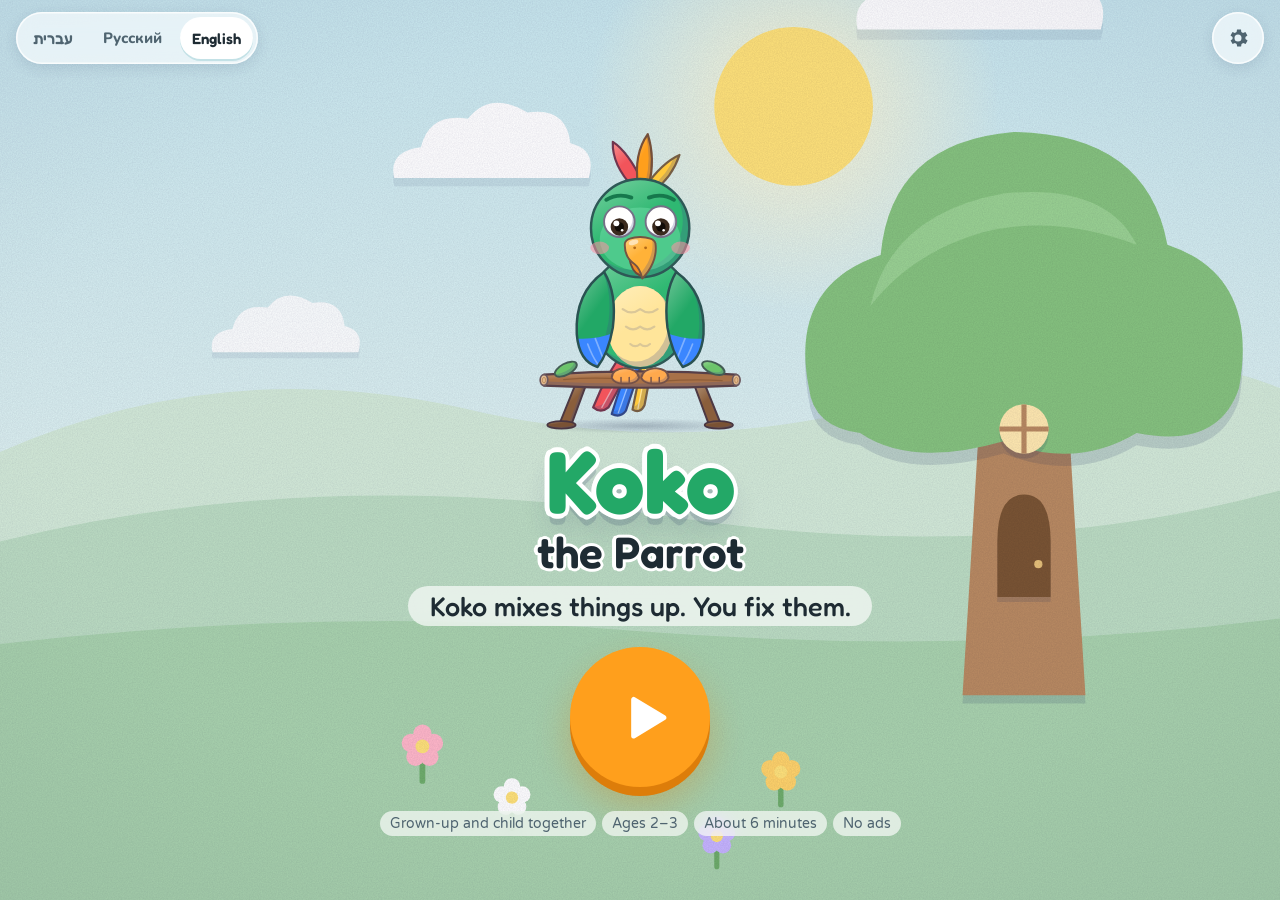
<file: index.html>
<!doctype html>
<html lang="he" dir="rtl">
<head>
<!--HEAD-META-START-->
<meta charset="utf-8">
<meta name="viewport" content="width=device-width, initial-scale=1, viewport-fit=cover, user-scalable=no">
<!--HEAD-META-END-->
<title>קוקו התוכי</title>
<!--PWA-START-->
<meta name="description" content="קוקו מתבלבל, אתם מתקנים. משחק להורה וילד בגילאי 2–3, בעברית, ברוסית ובאנגלית. בלי פרסומות ובלי איסוף מידע.">
<meta name="theme-color" content="#B9E1EE">
<link rel="manifest" href="manifest.webmanifest">
<link rel="icon" type="image/png" sizes="192x192" href="icons/icon-192.png">
<link rel="apple-touch-icon" href="icons/apple-touch-icon.png">
<meta name="apple-mobile-web-app-capable" content="yes">
<meta name="mobile-web-app-capable" content="yes">
<meta name="apple-mobile-web-app-status-bar-style" content="default">
<meta name="apple-mobile-web-app-title" content="קוקו">
<meta property="og:type" content="website">
<meta property="og:title" content="קוקו התוכי · Попугай Коко · Koko the Parrot">
<meta property="og:description" content="קוקו מתבלבל, אתם מתקנים. משחק להורה וילד בגילאי 2–3, בעברית, ברוסית ובאנגלית.">
<meta property="og:image" content="https://stasikboss.github.io/koko/og.png">
<!--PWA-END-->
<style>
/* Self-hosted fonts (SIL OFL). Fredoka and Varela Round carry Hebrew and Latin; Nunito fills in Cyrillic under the same family names. */
@font-face{font-family:"Fredoka";font-weight:500;font-display:swap;src:url(fonts/fredoka-hebrew-500-normal.woff2) format("woff2");unicode-range:U+0307-0308,U+0590-05FF,U+200C-2010,U+20AA,U+25CC,U+FB1D-FB4F}
@font-face{font-family:"Fredoka";font-weight:600;font-display:swap;src:url(fonts/fredoka-hebrew-600-normal.woff2) format("woff2");unicode-range:U+0307-0308,U+0590-05FF,U+200C-2010,U+20AA,U+25CC,U+FB1D-FB4F}
@font-face{font-family:"Fredoka";font-weight:700;font-display:swap;src:url(fonts/fredoka-hebrew-700-normal.woff2) format("woff2");unicode-range:U+0307-0308,U+0590-05FF,U+200C-2010,U+20AA,U+25CC,U+FB1D-FB4F}
@font-face{font-family:"Fredoka";font-weight:500;font-display:swap;src:url(fonts/fredoka-latin-500-normal.woff2) format("woff2");unicode-range:U+0000-00FF,U+2011-206F,U+20AC,U+2122,U+2190-2193,U+2212}
@font-face{font-family:"Fredoka";font-weight:600;font-display:swap;src:url(fonts/fredoka-latin-600-normal.woff2) format("woff2");unicode-range:U+0000-00FF,U+2011-206F,U+20AC,U+2122,U+2190-2193,U+2212}
@font-face{font-family:"Fredoka";font-weight:700;font-display:swap;src:url(fonts/fredoka-latin-700-normal.woff2) format("woff2");unicode-range:U+0000-00FF,U+2011-206F,U+20AC,U+2122,U+2190-2193,U+2212}
@font-face{font-family:"Fredoka";font-weight:500;font-display:swap;src:url(fonts/nunito-cyrillic-700-normal.woff2) format("woff2");unicode-range:U+0301,U+0400-045F,U+0490-0491,U+04B0-04B1,U+2116}
@font-face{font-family:"Fredoka";font-weight:600;font-display:swap;src:url(fonts/nunito-cyrillic-800-normal.woff2) format("woff2");unicode-range:U+0301,U+0400-045F,U+0490-0491,U+04B0-04B1,U+2116}
@font-face{font-family:"Fredoka";font-weight:700;font-display:swap;src:url(fonts/nunito-cyrillic-900-normal.woff2) format("woff2");unicode-range:U+0301,U+0400-045F,U+0490-0491,U+04B0-04B1,U+2116}
@font-face{font-family:"Varela Round";font-weight:400;font-display:swap;src:url(fonts/varela-round-hebrew-400-normal.woff2) format("woff2");unicode-range:U+0307-0308,U+0590-05FF,U+200C-2010,U+20AA,U+25CC,U+FB1D-FB4F}
@font-face{font-family:"Varela Round";font-weight:400;font-display:swap;src:url(fonts/varela-round-latin-400-normal.woff2) format("woff2");unicode-range:U+0000-00FF,U+2011-206F,U+20AC,U+2122,U+2190-2193,U+2212}
@font-face{font-family:"Varela Round";font-weight:400;font-display:swap;src:url(fonts/nunito-cyrillic-600-normal.woff2) format("woff2");unicode-range:U+0301,U+0400-045F,U+0490-0491,U+04B0-04B1,U+2116}
@font-face{font-family:"Varela Round";font-weight:700;font-display:swap;src:url(fonts/nunito-cyrillic-800-normal.woff2) format("woff2");unicode-range:U+0301,U+0400-045F,U+0490-0491,U+04B0-04B1,U+2116}

/* Layout: a picture-book stage. An illustrated world fills the screen; Koko stands centre stage; big picture cards wait at the bottom. */
:root{
  --ink:#1E2B33;
  --ink-soft:#4F6470;
  --paper:#FFFDF7;
  --frost:rgba(255,255,255,.66);
  --card:#FFFFFF;
  --edge:#C3E1E6;
  --leaf:#2DB36F;
  --leaf-deep:#1C8B53;
  --sun:#FF9F1C;
  --sun-deep:#DD7D0A;
  --berry:#F2545B;
  --gold:#FFC93C;
  --sky-blue:#3A86FF;
  --cream:#FFF8E8;
  --scrim:rgba(23,56,63,.42);
  --tint:#FFE6B3;
  --on-world:var(--ink);
  --on-world-soft:var(--ink-soft);
  --display:"Fredoka","Varela Round","Arial Rounded MT Bold",system-ui,sans-serif;
  --body:"Varela Round","Rubik","Arial",system-ui,sans-serif;
  color-scheme:light;
}
#app[data-world="night"]{--on-world:#F3F6FF;--on-world-soft:#C9D4F5}
[hidden]{display:none!important}
*{box-sizing:border-box}
html,body{height:100%}
body{
  margin:0;background:#CFEFF7;color:var(--ink);font-family:var(--body);font-size:16px;overflow:hidden;
  touch-action:manipulation;-webkit-user-select:none;user-select:none;-webkit-touch-callout:none;-webkit-tap-highlight-color:transparent;
}
button,select,input{font:inherit;color:inherit}
:focus-visible{outline:4px solid var(--sky-blue);outline-offset:3px}

/* ---------- world ---------- */
#world{position:fixed;inset:0;z-index:0;overflow:hidden;background:#CFEFF7}
#world .layer{position:absolute;inset:0;transition:opacity .6s ease}
#world .layer.in{opacity:0}
#world svg{width:100%;height:100%;display:block}
/* paper grain and a soft vignette over every world: the screen reads as one printed page */
#world::after{content:"";position:absolute;inset:0;pointer-events:none;mix-blend-mode:multiply;opacity:.42;
  background-image:url("data:image/svg+xml,%3Csvg xmlns='http://www.w3.org/2000/svg' width='260' height='260'%3E%3Cfilter id='n'%3E%3CfeTurbulence type='fractalNoise' baseFrequency='.8' numOctaves='3' stitchTiles='stitch'/%3E%3CfeColorMatrix values='0 0 0 0 .18 0 0 0 0 .16 0 0 0 0 .3 0 0 0 .42 0'/%3E%3C/filter%3E%3Crect width='260' height='260' filter='url(%23n)'/%3E%3C/svg%3E"),radial-gradient(ellipse 80% 70% at 50% 48%,transparent 60%,rgba(34,48,92,.14) 100%)}
#world .cloud{animation:drift 40s ease-in-out infinite alternate}
#world .cloud:nth-of-type(2n){animation-duration:55s}
@keyframes drift{from{transform:translateX(calc(var(--dx) * -1))}to{transform:translateX(var(--dx))}}
#world .sun{transform-box:fill-box;transform-origin:center;animation:glow 6s ease-in-out infinite}
@keyframes glow{0%,100%{transform:scale(1)}50%{transform:scale(1.04)}}
#world .star{animation:twinkle 3.2s ease-in-out infinite}
@keyframes twinkle{0%,100%{opacity:.35}50%{opacity:1}}
#world .firefly{animation:twinkle 2.4s ease-in-out infinite}
#world .butterfly{animation:flutter 4s ease-in-out infinite}
#world .butterfly.b2{animation-duration:5.2s}
@keyframes flutter{0%,100%{translate:0 0}50%{translate:30px -26px}}

#app{
  position:fixed;inset:0;z-index:1;
  padding:max(12px,env(safe-area-inset-top)) max(16px,env(safe-area-inset-right)) max(12px,env(safe-area-inset-bottom)) max(16px,env(safe-area-inset-left));
}
.screen{position:relative;height:100%;width:100%}

/* ---------- Koko (the rig itself is in koko.css) ---------- */
.koko-slot{aspect-ratio:480/560;max-width:100%}
.koko-slot .koko{width:100%;height:100%}

/* ---------- shared pieces ---------- */
.corner{position:absolute;top:0;inset-inline-end:0;z-index:5}
.hold{width:52px;height:52px;border-radius:50%;border:0;background:var(--frost);-webkit-backdrop-filter:blur(10px) saturate(1.3);backdrop-filter:blur(10px) saturate(1.3);display:grid;place-items:center;cursor:pointer;color:var(--ink-soft);box-shadow:inset 0 0 0 1.5px rgba(255,255,255,.75),0 4px 14px rgba(34,48,92,.12)}
.hold:not(.corner){position:relative}
.hold .ico{width:24px;height:24px}
.hold .ring{position:absolute;inset:0;width:100%;height:100%;transform:rotate(-90deg)}
.hold .ring circle{fill:none;stroke:var(--sun);stroke-width:4;stroke-linecap:round;stroke-dasharray:132;stroke-dashoffset:132}
.hold.holding .ring circle{transition:stroke-dashoffset 1.2s linear;stroke-dashoffset:0}
.hold-hint{position:absolute;top:58px;inset-inline-end:0;font-size:12px;color:var(--on-world-soft);white-space:nowrap;opacity:0;transition:opacity .2s;z-index:5;pointer-events:none}
.hold.holding + .hold-hint{opacity:1}
.bubble{
  position:relative;z-index:2;background:var(--paper);border-radius:28px;padding:.4em 1em;max-width:min(94%,660px);min-height:1.9em;
  font-family:var(--display);font-weight:600;font-size:clamp(20px,4.2vmin,34px);line-height:1.25;text-align:center;color:var(--ink);
  box-shadow:0 0 0 3px #fff,0 6px 0 3px rgba(34,48,92,.10),0 16px 32px rgba(34,48,92,.14);text-wrap:balance
}
.bubble::after{content:"";position:absolute;bottom:-17px;left:50%;margin-left:-14px;border-width:18px 14px 0;border-style:solid;border-color:var(--paper) transparent transparent;filter:drop-shadow(0 3px 0 #fff)}
.bubble:empty{visibility:hidden}

/* ---------- start ---------- */
.start{display:flex;flex-direction:column;align-items:center;justify-content:center;gap:clamp(6px,1.4vh,16px);text-align:center;padding-top:56px}
.langs{position:absolute;top:0;inset-inline-start:0;display:flex;gap:6px;z-index:5;background:var(--frost);-webkit-backdrop-filter:blur(10px) saturate(1.3);backdrop-filter:blur(10px) saturate(1.3);padding:5px;border-radius:999px;box-shadow:inset 0 0 0 1.5px rgba(255,255,255,.75),0 4px 14px rgba(34,48,92,.12)}
.langs button{border:0;background:transparent;border-radius:999px;padding:8px 12px;font-family:var(--display);font-weight:600;font-size:15px;cursor:pointer;color:var(--ink-soft);min-height:42px}
.langs button[aria-pressed="true"]{background:var(--card);color:var(--ink);box-shadow:0 2px 0 var(--edge)}
.start .koko-slot{height:min(36vh,64vw)}
.title{margin:0;font-family:var(--display);font-weight:700;line-height:.95;font-size:clamp(46px,10.5vmin,88px);text-wrap:balance;color:var(--on-world)}
/* die-cut sticker: white rim, soft lift */
.title .t1{color:#23A867;--r:.055em;text-shadow:var(--r) 0 #fff,calc(var(--r) * -1) 0 #fff,0 var(--r) #fff,0 calc(var(--r) * -1) #fff,
  calc(var(--r) * .72) calc(var(--r) * .72) #fff,calc(var(--r) * -.72) calc(var(--r) * -.72) #fff,calc(var(--r) * .72) calc(var(--r) * -.72) #fff,calc(var(--r) * -.72) calc(var(--r) * .72) #fff,
  0 .13em 0 rgba(34,48,92,.16),0 .2em .3em rgba(34,48,92,.14)}
.title .t2{font-weight:600;font-size:.5em;display:block;margin-top:.2em;color:var(--ink);--r:.07em;text-shadow:var(--r) 0 #fff,calc(var(--r) * -1) 0 #fff,0 var(--r) #fff,0 calc(var(--r) * -1) #fff,calc(var(--r) * .72) calc(var(--r) * .72) #fff,calc(var(--r) * -.72) calc(var(--r) * -.72) #fff,calc(var(--r) * .72) calc(var(--r) * -.72) #fff,calc(var(--r) * -.72) calc(var(--r) * .72) #fff}
.tag{margin:0;font-family:var(--display);font-weight:500;font-size:clamp(18px,3.6vmin,27px);color:var(--ink);background:var(--frost);-webkit-backdrop-filter:blur(8px);backdrop-filter:blur(8px);padding:.15em .8em;border-radius:999px}
.play{
  width:clamp(104px,19vmin,140px);aspect-ratio:1;border-radius:50%;border:0;cursor:pointer;background:var(--sun);display:grid;place-items:center;
  box-shadow:0 9px 0 var(--sun-deep),0 18px 34px rgba(221,125,10,.32);transition:transform .12s ease,box-shadow .12s ease;margin-top:clamp(2px,1vh,10px);
  animation:breathe 2.6s ease-in-out infinite
}
@keyframes breathe{0%,100%{transform:scale(1)}50%{transform:scale(1.05)}}
.play:active{animation:none;transform:translateY(7px);box-shadow:0 2px 0 var(--sun-deep),0 8px 18px rgba(221,125,10,.3)}
.play svg{width:46%;height:46%}
.play svg{margin-left:6%}
.meta{margin:clamp(4px,1.2vh,12px) 0 0;display:flex;flex-wrap:wrap;justify-content:center;gap:6px}
.meta span{white-space:nowrap;background:var(--frost);-webkit-backdrop-filter:blur(8px);backdrop-filter:blur(8px);padding:4px 10px;border-radius:999px;font-size:14px;color:var(--ink-soft)}
.voice-note{margin:0;font-size:14px;color:#A4540A;max-width:34em;background:rgba(255,255,255,.85);padding:6px 12px;border-radius:12px}
.rest{display:grid;gap:12px;justify-items:center;background:rgba(255,255,255,.9);border-radius:24px;padding:16px 20px;max-width:420px;box-shadow:0 6px 0 rgba(23,56,63,.12)}
.rest h2{margin:0;font-family:var(--display);font-weight:700;font-size:26px}
.rest p{margin:0;line-height:1.5}
.pillhold{position:relative;overflow:hidden;border:0;cursor:pointer;border-radius:999px;background:var(--card);box-shadow:0 5px 0 var(--edge);padding:12px 22px;font-family:var(--display);font-weight:600;font-size:17px;border:2px solid var(--edge)}
.pillhold .fill{position:absolute;inset:0;width:0;background:rgba(255,159,28,.35)}
.pillhold.holding .fill{width:100%;transition:width 1.2s linear}
.pillhold .lbl{position:relative}

/* ---------- game ---------- */
.game{--optw:min(40vw,26vh,250px);display:grid;grid-template-rows:auto minmax(0,1fr) auto;gap:clamp(6px,1.2vh,14px)}
.game[data-n="3"]{--optw:min(28vw,21vh,210px)}
.topbar{display:flex;align-items:center;gap:10px;min-height:52px;padding-inline-end:60px}
.progress{display:flex;gap:1px;min-width:0;background:var(--frost);-webkit-backdrop-filter:blur(10px) saturate(1.3);backdrop-filter:blur(10px) saturate(1.3);padding:6px 10px;border-radius:999px;box-shadow:inset 0 0 0 1.5px rgba(255,255,255,.75),0 4px 14px rgba(34,48,92,.12)}
.feather{width:20px;height:20px;color:rgba(255,255,255,.9);flex:none}
.feather.done:nth-child(4n+1){color:var(--leaf)}
.feather.done:nth-child(4n+2){color:var(--berry)}
.feather.done:nth-child(4n+3){color:var(--gold)}
.feather.done:nth-child(4n+4){color:var(--sky-blue)}
.feather.done{animation:pop .45s ease}
.chip{display:flex;align-items:center;gap:8px;margin-inline-start:auto;background:var(--frost);-webkit-backdrop-filter:blur(10px) saturate(1.3);backdrop-filter:blur(10px) saturate(1.3);border-radius:999px;padding:3px 14px 3px 6px;font-family:var(--display);font-weight:600;font-size:18px;box-shadow:inset 0 0 0 1.5px rgba(255,255,255,.75),0 4px 14px rgba(34,48,92,.12)}
.chip svg{width:34px;height:34px}
@media (max-width:399px){.chip span{display:none}.chip{padding:3px 6px}.feather{width:17px;height:17px}}
.stage{display:flex;flex-direction:column;align-items:center;min-height:0;gap:clamp(4px,1vh,10px)}
.scene{flex:1;min-height:0;width:100%;display:flex;align-items:flex-end;justify-content:center;gap:2vw}
.scene .koko-slot{height:100%;max-height:48vh;max-width:64vw;flex:none}
.scene.duo .koko-slot{max-width:46vw}
.companions{align-self:stretch;display:flex;flex-direction:column;justify-content:flex-end;align-items:center;gap:4px;width:min(34vw,24vh);flex:none;padding-bottom:4%}
.companions:empty{display:none}
.mate{position:relative;width:100%;aspect-ratio:1;max-height:100%;transition:width .5s ease}
/* two companions stand side by side on the ground, the newcomer a little in front */
.companions.two{flex-direction:row;align-items:flex-end;justify-content:center;width:min(44vw,32vh)}
.companions.two .mate{width:60%;flex:none}
.companions.two .mate + .mate{margin-inline-start:-14%}
/* body round: no cards, Koko fills the stage so his parts are big targets */
.game.touch .options{display:none}
.game.touch .scene .koko-slot{max-height:66vh;max-width:94vw}
.mate svg.pic{width:100%;height:100%;transform-origin:50% 92%}
.mate.cue{background:var(--card);border-radius:50%;padding:14%;box-shadow:0 6px 0 rgba(23,56,63,.12)}
.mate.enter{animation:enter .6s cubic-bezier(.3,1.4,.5,1)}
@keyframes enter{0%{transform:scale(.3) translateY(40px);opacity:0}100%{transform:none;opacity:1}}
.mate.drive{animation:drive 1.1s cubic-bezier(.2,.8,.3,1) both}
@keyframes drive{from{transform:translateX(-70vw)}to{transform:none}}
[dir="rtl"] .mate.drive{animation-name:drive-r}
@keyframes drive-r{from{transform:translateX(70vw)}to{transform:none}}
.mate.nope svg.pic{animation:nope .75s ease}
@keyframes nope{0%,100%{rotate:0deg}20%{rotate:-8deg}40%{rotate:7deg}60%{rotate:-5deg}80%{rotate:3deg}}
.mate.chomp svg.pic{animation:chomp .2s ease-in-out 4 alternate}
@keyframes chomp{from{scale:1 1}to{scale:1.07 .9}}
.mate.toot svg.pic{animation:toot .26s ease-in-out .2s 5 alternate}
@keyframes toot{to{translate:0 -7px}}
.mate .snd{position:absolute;top:-6%;inset-inline-end:-18%;background:var(--paper);border-radius:16px;padding:3px 10px;font-family:var(--display);font-weight:700;font-size:clamp(14px,2.6vmin,20px);white-space:nowrap;box-shadow:0 0 0 2.5px #fff,0 4px 10px rgba(34,48,92,.16);opacity:0;transform:scale(.6);transition:opacity .3s,transform .3s cubic-bezier(.3,1.5,.5,1)}
.mate .snd.on{opacity:1;transform:none}

.options{display:flex;justify-content:center;align-items:center;gap:clamp(10px,4vw,40px);min-height:calc(var(--optw) * 1.12 + 10px);padding-bottom:4px}
.options.off{visibility:hidden}
.options.locked .opt{pointer-events:none}
.options.waiting .opt{opacity:.72}
.opt{
  width:var(--optw);aspect-ratio:1/1.12;cursor:pointer;position:relative;background:var(--paper);border:0;border-radius:30px;color:var(--ink);
  box-shadow:0 0 0 3px #fff,0 9px 0 3px rgba(34,48,92,.11),0 20px 34px rgba(34,48,92,.15);
  display:flex;flex-direction:column;align-items:center;justify-content:center;gap:3%;padding:8% 6% 7%;
  font-family:var(--display);font-weight:600;font-size:clamp(15px,3.1vmin,25px);line-height:1.05;text-align:center;
  transition:opacity .25s ease,transform .25s ease,box-shadow .2s ease;touch-action:manipulation;animation:deal .45s cubic-bezier(.3,1.4,.5,1) both
}
.opt:nth-child(2){animation-delay:.08s}.opt:nth-child(3){animation-delay:.16s}
@keyframes deal{from{transform:translateY(40px) scale(.8);opacity:0}to{transform:none;opacity:1}}
.opt .plate{width:86%;flex:1;min-height:0;border-radius:50%;background:radial-gradient(circle at 50% 44%,#fff 0 30%,var(--tint) 72%);display:grid;place-items:center;aspect-ratio:1}
.opt .plate svg{width:84%;height:84%}
.opt span{max-width:100%}
.opt.right{box-shadow:0 0 0 6px var(--leaf),0 9px 0 6px var(--leaf-deep),0 20px 34px rgba(34,48,92,.15);animation:pop .5s ease}
.opt.fade{opacity:.25;transform:scale(.9)}
.opt.gone{opacity:0;transform:scale(.6);pointer-events:none}
.opt.shake{animation:shake .45s ease}
.opt.hint{animation:glow2 1.3s ease-in-out infinite}
@keyframes pop{0%{transform:scale(.7)}60%{transform:scale(1.08)}100%{transform:scale(1)}}
@keyframes shake{0%,100%{transform:translateX(0)}25%{transform:translateX(-9px)}50%{transform:translateX(8px)}75%{transform:translateX(-5px)}}
@keyframes glow2{0%,100%{box-shadow:0 0 0 3px #fff,0 9px 0 3px rgba(34,48,92,.11),0 0 0 3px rgba(255,159,28,0)}50%{box-shadow:0 0 0 3px #fff,0 9px 0 3px rgba(34,48,92,.11),0 0 0 16px rgba(255,159,28,.5)}}

/* bottom panels: talk time and movement */
.panel{width:min(100%,560px);margin:0 auto;background:var(--paper);border-radius:28px;padding:16px 18px;box-shadow:0 0 0 3px #fff,0 9px 0 3px rgba(34,48,92,.10),0 20px 34px rgba(34,48,92,.14);display:grid;gap:10px;animation:deal .45s cubic-bezier(.3,1.4,.5,1) both;align-self:end}
.panel .ph{display:flex;align-items:center;gap:10px;font-family:var(--display);font-weight:700;font-size:20px}
.panel .ph svg{width:44px;height:44px;flex:none}
.panel p{margin:0;font-size:clamp(16px,2.6vmin,19px);line-height:1.5;-webkit-user-select:text;user-select:text}
.panel .go{justify-self:center;border:0;cursor:pointer;background:var(--leaf);color:#fff;border-radius:999px;padding:12px 30px;font-family:var(--display);font-weight:600;font-size:19px;box-shadow:0 5px 0 var(--leaf-deep);min-height:52px}
.panel .go:active{transform:translateY(4px);box-shadow:0 1px 0 var(--leaf-deep)}
.panel .go:disabled{opacity:.4;cursor:default}

/* round badge and counting numbers */
.badge{position:fixed;inset:0;z-index:6;display:grid;place-items:center;pointer-events:none}
.badge .disc{width:min(52vmin,300px);aspect-ratio:1;border-radius:50%;background:radial-gradient(circle at 50% 40%,#fff 0 45%,var(--paper) 70%);box-shadow:0 0 0 6px #fff,0 0 0 18px var(--tint),0 24px 50px rgba(34,48,92,.25);display:grid;place-items:center;align-content:center;gap:4%;animation:badge 1.8s cubic-bezier(.3,1.3,.5,1) both}
.badge .disc svg{width:54%;height:54%}
.badge .disc b{font-family:var(--display);font-weight:700;font-size:clamp(22px,5vmin,34px)}
@keyframes badge{0%{transform:scale(.2) rotate(-12deg);opacity:0}22%{transform:scale(1.06) rotate(2deg);opacity:1}32%{transform:scale(1) rotate(0)}80%{transform:scale(1);opacity:1}100%{transform:scale(.6) translateY(-30vh);opacity:0}}
.count{position:fixed;inset:0;z-index:6;display:grid;place-items:center;pointer-events:none}
.count b{font-family:var(--display);font-weight:700;font-size:min(34vmin,220px);color:var(--card);-webkit-text-stroke:6px var(--ink);paint-order:stroke;animation:num .9s ease both;text-shadow:0 10px 0 rgba(23,56,63,.2)}
@keyframes num{0%{transform:scale(.3);opacity:0}30%{transform:scale(1.1);opacity:1}70%{opacity:1}100%{transform:scale(1.4);opacity:0}}

/* flying picture (answer travels to its place) */
.flyer{position:fixed;z-index:7;pointer-events:none;will-change:transform}
.flyer svg{width:100%;height:100%;display:block}

@media (orientation:landscape) and (min-aspect-ratio:5/4){
  .game{--optw:min(18vw,34vh,230px);grid-template-columns:minmax(0,1.25fr) minmax(0,1fr);grid-template-rows:auto minmax(0,1fr)}
  .game[data-n="3"]{--optw:min(12.5vw,28vh,180px)}
  .options{gap:clamp(10px,2vw,24px)}
  .topbar{grid-column:1/-1}
  .options{align-self:center;min-height:0;flex-wrap:wrap}
  .game .panel{align-self:center}
  .game.touch{grid-template-columns:minmax(0,1fr)}
  .game.touch .scene .koko-slot{max-height:76vh}
  .scene .koko-slot{max-height:64vh}
  .scene.duo .koko-slot{max-width:27vw}
  .companions{width:min(19vw,30vh)}
  .companions.two{width:min(24vw,40vh)}
  .start .koko-slot{height:min(34vh,40vw)}
}

/* ---------- end ---------- */
.end{display:flex;flex-direction:column;align-items:center;gap:clamp(8px,1.6vh,16px);text-align:center;overflow-y:auto;overflow-x:hidden;padding-top:62px;padding-bottom:8px}
#endBubble{margin-top:auto}
.end .koko-slot{height:min(24vh,46vw);flex:none}
.end h2{margin:0;font-family:var(--display);font-weight:700;font-size:clamp(28px,6vmin,46px);line-height:1.05;color:var(--on-world)}
.mission{background:var(--paper);border-radius:26px;padding:16px 20px 18px;max-width:560px;width:100%;text-align:start;box-shadow:0 0 0 3px #fff,0 8px 0 3px rgba(10,16,40,.25),0 20px 40px rgba(10,16,40,.3)}
.mission .label{font-size:13px;letter-spacing:.04em;font-weight:700;color:var(--sun-deep);margin:0}
.mission h3{margin:.2em 0 .25em;font-family:var(--display);font-weight:600;font-size:clamp(21px,3.4vmin,26px)}
.mission p{margin:0;font-size:clamp(16px,2.5vmin,19px);line-height:1.55;-webkit-user-select:text;user-select:text}
.mission .why{margin-top:.7em;font-size:14px;color:var(--ink-soft);line-height:1.5}
.words{max-width:560px;width:100%}
.words h4{margin:0 0 8px;font-size:14px;letter-spacing:.04em;color:var(--on-world-soft);font-weight:700}
.words .list{display:flex;flex-wrap:wrap;gap:6px;justify-content:center}
.wchip{display:inline-flex;align-items:center;gap:6px;background:rgba(255,255,255,.92);border-radius:999px;padding:3px 12px 3px 4px;font-family:var(--display);font-weight:600;font-size:16px}
.wchip svg{width:34px;height:34px}
.played{margin:0;font-size:14px;color:var(--on-world-soft)}
#againBtn{margin-bottom:auto;flex:none}
@media (max-height:700px){.mission .why{display:none}.end .koko-slot{height:min(17vh,40vw)}.mission{padding:12px 16px 14px}}

/* ---------- grown-ups sheet ---------- */
.sheet-wrap{position:fixed;inset:0;z-index:20;background:var(--scrim);display:flex;align-items:flex-end;justify-content:center}
.sheet{background:var(--cream);width:min(100%,660px);height:min(92%,860px);display:flex;flex-direction:column;border-radius:24px 24px 0 0;-webkit-user-select:text;user-select:text}
@media (min-width:700px) and (min-height:600px){.sheet-wrap{align-items:center}.sheet{border-radius:24px}}
.sheet-head{display:flex;align-items:center;justify-content:space-between;gap:12px;padding:18px 20px 8px}
.sheet h2{margin:0;font-family:var(--display);font-weight:700;font-size:28px}
.tabs{display:flex;gap:4px;margin:0 16px;background:#F0E6CF;padding:4px;border-radius:14px}
.tabs button{flex:1;border:0;background:transparent;border-radius:10px;padding:9px 4px;font-family:var(--display);font-weight:600;font-size:15px;cursor:pointer;color:var(--ink-soft);min-height:42px}
.tabs button[aria-selected="true"]{background:var(--card);color:var(--ink);box-shadow:0 2px 0 var(--edge)}
.tabpanes{flex:1;min-height:0;overflow-y:auto;-webkit-overflow-scrolling:touch;touch-action:pan-y;padding:4px 20px calc(24px + env(safe-area-inset-bottom))}
.sheet h3{margin:22px 0 8px;font-family:var(--display);font-weight:600;font-size:20px}
.sheet p,.sheet li{font-size:16px;line-height:1.55;margin:0}
.sheet ol{margin:0;padding-inline-start:1.3em;display:grid;gap:4px}
.sheet .muted{color:var(--ink-soft);font-size:14px}
.why-list{display:grid;gap:10px}
.why-list div{background:var(--card);border-radius:14px;padding:10px 14px;border:2px solid #F0E6CF}
.why-list b{display:block;font-family:var(--display);font-weight:600;font-size:16px;margin-bottom:2px}
.why-list span{font-size:14px;line-height:1.5;color:var(--ink-soft)}
.field{display:grid;gap:6px;margin-top:10px}
.field label{font-weight:700;font-size:15px}
.field input[type=text],.field select{font-size:17px;padding:10px 12px;border-radius:12px;border:2px solid var(--edge);background:var(--card);color:var(--ink);width:100%}
.field input[type=range]{width:100%;accent-color:var(--sun)}
.row{display:flex;align-items:center;gap:10px;flex-wrap:wrap}
.btn{border:2px solid var(--edge);background:var(--card);border-radius:12px;padding:8px 14px;font-size:15px;cursor:pointer;font-family:var(--body);min-height:40px}
.btn.rec-on{background:var(--berry);border-color:#C53A41;color:#fff}
.btn.warn{border-color:var(--berry);color:#B3262D}
.btn:disabled{opacity:.45;cursor:default}
.status{font-size:14px;color:var(--ink-soft)}
.status.warn{color:#A4540A}
.stats{display:grid;grid-template-columns:1fr 1fr;gap:10px}
.stat{background:var(--card);border-radius:14px;padding:10px 14px;border:2px solid #F0E6CF}
.stat small{display:block;color:var(--ink-soft);font-size:13px}
.stat b{font-family:var(--display);font-weight:600;font-size:22px;font-variant-numeric:tabular-nums;margin-inline-end:8px}
.stat span{font-size:14px;color:var(--ink-soft)}
.wgroup{margin-top:14px}
.wgroup h4{margin:0 0 6px;font-size:14px;letter-spacing:.04em;color:var(--sun-deep)}
.wrow{display:grid;grid-template-columns:40px minmax(0,1fr) auto;gap:10px;align-items:center;padding:6px 0;border-top:1px solid var(--edge)}
.wrow svg{width:40px;height:40px}
.wrow .w1{font-weight:700;font-size:15px}
.wrow .w2{font-size:13px;color:var(--ink-soft)}
.st{font-size:12px;font-weight:700;padding:3px 9px;border-radius:999px;white-space:nowrap}
.st.new{background:#EEF1F2;color:var(--ink-soft)}
.st.practicing{background:#FFF0D6;color:#A4540A}
.st.knows{background:#DDF5E7;color:var(--leaf-deep)}
.recgroup{margin-top:10px;border-top:1px solid var(--edge)}
.recgroup summary{cursor:pointer;padding:10px 0;font-weight:700;color:var(--sun-deep);font-size:15px}
.recrow{display:grid;grid-template-columns:minmax(0,1fr);gap:6px;padding:10px 0;border-top:1px solid #EFE4CC}
@media (min-width:520px){.recrow{grid-template-columns:minmax(0,1fr) auto;align-items:center}}
.recrow .txt{font-size:15px;line-height:1.4;min-width:0}
.recrow .txt .ok{color:var(--leaf-deep);font-weight:700;font-size:13px;margin-inline-start:6px}
.recrow .acts{display:flex;gap:6px}
.recrow .btn{padding:6px 10px;font-size:14px;min-height:36px}
.close-x{border:0;background:var(--card);width:44px;height:44px;border-radius:50%;font-size:24px;cursor:pointer;line-height:1}

@media (prefers-reduced-motion:reduce){
  *,*::before,*::after{animation-duration:.01ms!important;animation-iteration-count:1!important;transition-duration:.01ms!important}
  .opt.hint{box-shadow:0 8px 0 rgba(23,56,63,.16),0 0 0 8px rgba(255,159,28,.55)}
}

/* ---------- Koko's rig ---------- */
.koko{display:block;overflow:visible}
.koko .act,.koko .breath,.koko .head,.koko .hb,.koko .crest,.koko .tail,.koko .wing,.koko .jaw,.koko .brow,.koko .pup,.koko .lid,.koko .feet,.koko .w{transform-box:view-box}
.koko .act{transform-origin:200px 460px}
.koko .breath{transform-origin:200px 460px;animation:k-breathe 3.6s ease-in-out infinite}
@keyframes k-breathe{0%,100%{scale:1 1}50%{scale:1.008 1.018}}
.koko .head{transform-origin:200px 262px;transition:transform .5s cubic-bezier(.3,1.25,.5,1)}
.koko .hb{transform-origin:200px 262px;transition:transform .45s cubic-bezier(.3,1.3,.5,1)}
.koko .crest{transform-origin:206px 104px;animation:k-crest 3.2s ease-in-out infinite;transition:transform .4s ease}
@keyframes k-crest{0%,100%{rotate:-2deg}50%{rotate:3deg}}
.koko .tail{transform-origin:200px 402px;animation:k-tail 4.4s ease-in-out infinite}
@keyframes k-tail{0%,100%{rotate:0deg}50%{rotate:3.5deg}}
.koko .wing-l{transform-origin:134px 262px;transition:transform .55s cubic-bezier(.3,1.3,.5,1)}
.koko .wing-r{transform-origin:266px 262px;transition:transform .55s cubic-bezier(.3,1.3,.5,1)}
.koko .feet{transform-origin:200px 452px}
.koko .pup{transition:transform .3s ease,scale .3s ease}
.koko .eye-l .pup{transform-origin:162px 168px}.koko .eye-r .pup{transform-origin:238px 168px}
.koko .lid{transform:scaleY(0);transition:transform .13s ease}
.koko .lid-l{transform-origin:162px 137px}.koko .lid-r{transform-origin:238px 137px}
.koko.blink .eye .lid,.koko[data-mood="sleep"] .lid{transform:scaleY(1)}
.koko[data-mood="sad"] .lid{transform:scaleY(.42)}
.koko[data-mood="sleepy"] .lid{transform:scaleY(.62)}
.koko[data-mood="confused"] .lid-l{transform:scaleY(.34)}
.koko .e-happy,.koko .e-shut,.koko .tear,.koko .zzz{display:none}
.koko[data-mood="happy"] .e-open{display:none}.koko[data-mood="happy"] .e-happy{display:inline}
.koko[data-mood="sleep"] .e-open{display:none}.koko[data-mood="sleep"] .e-shut{display:inline}
.koko[data-mood="sad"] .tear{display:inline}
.koko[data-mood="sleep"] .zzz,.koko[data-mood="sleepy"] .zzz{display:inline}
.koko .brow{transition:transform .35s ease}
.koko .brow-l{transform-origin:161px 122px}.koko .brow-r{transform-origin:239px 122px}
.koko[data-mood="happy"] .brow{transform:translateY(-7px)}
.koko[data-mood="wow"] .brow{transform:translateY(-14px)}
.koko[data-mood="sad"] .brow-l{transform:translateY(6px) rotate(-16deg)}
.koko[data-mood="sad"] .brow-r{transform:translateY(6px) rotate(16deg)}
.koko[data-mood="confused"] .brow-l{transform:translateY(-14px) rotate(-8deg)}
.koko[data-mood="confused"] .brow-r{transform:translateY(5px) rotate(-6deg)}
.koko[data-mood="confused"] .hb{transform:rotate(-9deg)}
.koko[data-mood="wow"] .hb{transform:translateY(-8px)}
.koko[data-mood="sad"] .hb{transform:rotate(5deg) translateY(6px)}
.koko[data-mood="sleep"] .hb{transform:rotate(7deg) translateY(8px)}
.koko[data-mood="sleepy"] .hb{transform:rotate(5deg) translateY(4px)}
.koko[data-mood="sleepy"] .brow{transform:translateY(5px)}
.koko[data-mood="wow"] .crest{transform:scale(1.1) translateY(-6px)}
.koko[data-mood="sad"] .crest,.koko[data-mood="sleep"] .crest,.koko[data-mood="sleepy"] .crest{transform:rotate(16deg) translateY(8px)}
.koko[data-mood="wow"] .pup{scale:.68}
.koko[data-mood="sad"] .pup{translate:0 6px}
.koko .qmarks{opacity:0;transition:opacity .3s}
.koko[data-mood="confused"] .qmarks{opacity:1}
.koko .zzz text{animation:k-zz 2.4s ease-in-out infinite}
.koko .zzz text:nth-child(2){animation-delay:.4s}.koko .zzz text:nth-child(3){animation-delay:.8s}
@keyframes k-zz{0%,100%{opacity:.25}50%{opacity:1}}
/* talking */
.koko.talking .jaw{animation:k-jaw .72s linear infinite}
@keyframes k-jaw{0%{translate:0 0}12%{translate:0 10px}28%{translate:0 3px}44%{translate:0 12px}60%{translate:0 2px}78%{translate:0 9px}100%{translate:0 0}}
.koko.talking .hb{animation:k-bob .9s ease-in-out infinite}
@keyframes k-bob{0%,100%{translate:0 0}50%{translate:0 -4px}}
/* acts */
.koko[data-mood="happy"] .act{animation:k-hop .62s cubic-bezier(.3,.7,.4,1)}
@keyframes k-hop{0%,100%{transform:none}20%{transform:translateY(6px) scale(1.04,.94)}50%{transform:translateY(-34px) scale(.97,1.05)}80%{transform:translateY(3px) scale(1.03,.97)}}
.koko[data-act="flyin"] .act{animation:k-flyin 1.15s cubic-bezier(.2,.8,.3,1) both}
.koko[data-act="flyin"] .wing-l,.koko[data-act="flap"] .wing-l{animation:k-flapL .2s ease-in-out infinite alternate}
.koko[data-act="flyin"] .wing-r,.koko[data-act="flap"] .wing-r{animation:k-flapR .2s ease-in-out infinite alternate}
@keyframes k-flyin{0%{transform:translate(-380px,-320px) rotate(-16deg) scale(.5);opacity:0}25%{opacity:1}100%{transform:none}}
@keyframes k-flapL{from{transform:rotate(0)}to{transform:rotate(62deg)}}
@keyframes k-flapR{from{transform:rotate(0)}to{transform:rotate(-62deg)}}
.koko[data-act="flap"] .act{animation:k-bobup .4s ease-in-out infinite alternate}
@keyframes k-bobup{from{transform:none}to{transform:translateY(-14px)}}
.koko[data-act="jump"] .act{animation:k-jump .66s cubic-bezier(.3,.7,.4,1) infinite}
@keyframes k-jump{0%,100%{transform:none}14%{transform:translateY(8px) scale(1.06,.9)}50%{transform:translateY(-80px) scale(.96,1.06)}86%{transform:translateY(0) scale(1.04,.95)}}
.koko[data-act="spin"] .act{animation:k-spin 1.1s ease-in-out infinite}
@keyframes k-spin{0%,100%{transform:scaleX(1)}50%{transform:scaleX(-1)}}
.koko[data-act="stomp"] .act{animation:k-stomp .52s ease-in-out infinite alternate}
@keyframes k-stomp{from{transform:rotate(-6deg) translateY(4px)}to{transform:rotate(6deg) translateY(-8px)}}
.koko[data-act="tall"] .act{animation:k-tall 1.4s ease-in-out infinite alternate}
.koko[data-act="tall"] .wing-l{transform:rotate(128deg)}.koko[data-act="tall"] .wing-r{transform:rotate(-128deg)}
@keyframes k-tall{from{transform:none}to{transform:translateY(-16px) scale(.96,1.14)}}
.koko[data-act="small"] .act{animation:k-small 1.4s ease-in-out infinite alternate}
@keyframes k-small{from{transform:none}to{transform:translateY(30px) scale(.74)}}
.koko[data-act="listen"] .hb{transform:rotate(11deg)}
.koko[data-act="listen"] .wing-l{transform:rotate(34deg)}
.koko[data-act="hop"] .act{animation:k-hop .62s cubic-bezier(.3,.7,.4,1)}
.koko[data-act="hug"] .wing-l{transform:rotate(-38deg)}
.koko[data-act="hug"] .wing-r{transform:rotate(38deg)}
.koko[data-act="hug"] .act{animation:k-squeeze 1.3s ease-in-out}
@keyframes k-squeeze{0%,100%{transform:none}40%,70%{transform:scale(.96,1.03)}}
.koko[data-act="yawn"] .jaw{animation:k-yawn 1.8s ease-in-out}
.koko[data-act="yawn"] .hb{animation:k-yawnh 1.8s ease-in-out}
@keyframes k-yawn{0%,100%{translate:0 0}30%,70%{translate:0 20px}}
@keyframes k-yawnh{0%,100%{translate:0 0}30%,70%{translate:0 -6px}}
.koko[data-act="yawn"] .wing-l{transform:rotate(48deg)}.koko[data-act="yawn"] .wing-r{transform:rotate(-48deg)}
/* the body round: the part Koko is talking about moves */
.koko.wig-feet .feet{animation:k-stompf .26s ease-in-out 4 alternate}
@keyframes k-stompf{from{transform:none}to{transform:translateY(-14px)}}
.koko.wig-eyes .lid{animation:k-blink2 .5s ease-in-out 2}
@keyframes k-blink2{0%,100%{transform:scaleY(0)}45%,55%{transform:scaleY(1)}}
.koko.wig-tail .tail{animation:k-wag .3s ease-in-out 4 alternate}
@keyframes k-wag{from{rotate:-7deg}to{rotate:9deg}}
.koko.wig-wings .wing-l{animation:k-flapL .22s ease-in-out 4 alternate}
.koko.wig-wings .wing-r{animation:k-flapR .22s ease-in-out 4 alternate}
.koko.wig-head .hb{animation:k-nod .34s ease-in-out 4 alternate}
@keyframes k-nod{from{translate:0 0}to{translate:0 10px}}
/* tap targets on Koko (body round) */
.koko .zones{display:none}
.koko.zoning .zones{display:inline}
.koko .zone{fill:transparent;stroke:none;pointer-events:none}
.koko .zone.on{pointer-events:all;cursor:pointer;fill:rgba(255,255,255,.14);stroke:#fff;stroke-width:6;stroke-dasharray:16 12;stroke-linecap:round;stroke-opacity:.95;filter:drop-shadow(0 0 3px rgba(34,48,92,.45));animation:k-ring 2s ease-in-out infinite}
.koko .zone.show{stroke:#FFC93C;stroke-width:6;stroke-dasharray:none;stroke-opacity:1;animation:none}
.koko .zone.hint{stroke:#FF9F1C;stroke-width:9;stroke-dasharray:none;animation:k-ring .9s ease-in-out infinite}
.koko .zone.right{stroke:#2DB36F;stroke-width:8;stroke-dasharray:none;stroke-opacity:1;animation:none}
.koko .zone.gone{display:none}
.koko.locked .zone{pointer-events:none}
@keyframes k-ring{0%,100%{stroke-opacity:.95}50%{stroke-opacity:.3}}
/* worn and held things */
.koko .w{transform-origin:0 0;transition:transform .9s cubic-bezier(.45,1.35,.5,1),opacity .35s ease}
.koko .w.out{opacity:0}
.koko .w.pop{animation:k-wpop .45s ease}
@keyframes k-wpop{from{opacity:0}to{opacity:1}}
.koko .w.away{transition:transform 2.6s cubic-bezier(.4,0,.6,1),opacity 2.6s ease}
.koko .w.drop{transition:transform .55s cubic-bezier(.55,0,1,.45)}
.koko .w.use{animation:k-use .26s ease-in-out 5 alternate}
@keyframes k-use{from{translate:0 0}to{translate:7px -6px}}

</style>
</head>
<body>
<div id="world" aria-hidden="true"></div>
<div id="app" data-world="sky" dir="rtl" lang="he">

  <section class="screen start" id="screen-start">
    <div class="langs" id="langs" role="group" data-ta="langAria"></div>
    <button class="hold corner" id="parentBtnStart" type="button" data-ta="parentAria">
      <svg class="ring" viewBox="0 0 48 48" aria-hidden="true"><circle cx="24" cy="24" r="21"/></svg>
      <svg class="ico" viewBox="0 0 24 24" aria-hidden="true"><use href="#s-gear"/></svg>
    </button>
    <span class="hold-hint" data-t="holding"></span>
    <div class="koko-slot" id="kokoStartSlot"></div>
    <h1 class="title"><span class="t1" data-t="t1"></span> <span class="t2" data-t="t2"></span></h1>
    <p class="tag" data-t="tag"></p>
    <button class="play" id="playBtn" type="button" data-ta="play">
      <svg viewBox="0 0 24 24" aria-hidden="true"><path d="M7 4.5v15a1 1 0 0 0 1.5.86l12.4-7.5a1 1 0 0 0 0-1.72L8.5 3.64A1 1 0 0 0 7 4.5z" fill="#fff"/></svg>
    </button>
    <p class="meta" id="meta"></p>
    <p class="voice-note" id="voiceNote" data-t="noVoice" hidden></p>
    <div class="rest" id="rest" hidden>
      <h2 data-t="restTitle"></h2>
      <p id="restText"></p>
      <button class="pillhold" id="restHold" type="button"><span class="fill" aria-hidden="true"></span><span class="lbl" data-t="restHold"></span></button>
    </div>
  </section>

  <section class="screen game" id="screen-game" data-n="2" hidden>
    <div class="topbar">
      <div class="progress" id="progress"></div>
      <div class="chip" id="chip" hidden><svg viewBox="0 0 100 100" aria-hidden="true"><use id="chipIcon" href="#s-cow"/></svg><span id="chipText"></span></div>
    </div>
    <button class="hold corner" id="homeBtn" type="button" data-ta="homeAria">
      <svg class="ring" viewBox="0 0 48 48" aria-hidden="true"><circle cx="24" cy="24" r="21"/></svg>
      <svg class="ico" viewBox="0 0 24 24" aria-hidden="true"><use href="#s-home"/></svg>
    </button>
    <span class="hold-hint" data-t="holding"></span>
    <div class="stage">
      <div class="bubble" id="bubble" aria-live="polite"></div>
      <div class="scene" id="scene">
        <div class="companions" id="companions"></div>
        <div class="koko-slot" id="kokoGameSlot"></div>
      </div>
    </div>
    <div class="options off locked" id="options"></div>
    <div class="panel" id="panel" hidden>
      <div class="ph"><svg viewBox="0 0 100 100" aria-hidden="true"><use id="panelIcon" href="#s-talk"/></svg><span id="panelTitle"></span></div>
      <p id="panelText"></p>
      <button class="go" id="panelGo" type="button"></button>
    </div>
  </section>

  <section class="screen end" id="screen-end" hidden>
    <button class="hold corner" id="parentBtnEnd" type="button" data-ta="parentAria">
      <svg class="ring" viewBox="0 0 48 48" aria-hidden="true"><circle cx="24" cy="24" r="21"/></svg>
      <svg class="ico" viewBox="0 0 24 24" aria-hidden="true"><use href="#s-gear"/></svg>
    </button>
    <span class="hold-hint" data-t="holding"></span>
    <div class="bubble" id="endBubble" aria-live="polite"></div>
    <div class="koko-slot" id="kokoEndSlot"></div>
    <h2 data-t="endTitle"></h2>
    <div class="mission">
      <p class="label" data-t="missionLabel"></p>
      <h3 id="missionTitle"></h3>
      <p id="missionText"></p>
      <p class="why" data-t="missionWhy"></p>
    </div>
    <div class="words"><h4 data-t="words"></h4><div class="list" id="wordList"></div></div>
    <p class="played" id="playedFor"></p>
    <button class="pillhold" id="againBtn" type="button" data-ta="againAria"><span class="fill" aria-hidden="true"></span><span class="lbl" data-t="again"></span></button>
  </section>

  <div class="sheet-wrap" id="sheet" hidden>
    <div class="sheet" role="dialog" aria-modal="true" aria-labelledby="sheetTitle">
      <div class="sheet-head">
        <h2 id="sheetTitle" data-t="sheet"></h2>
        <button class="close-x" id="sheetClose" type="button" data-ta="close">×</button>
      </div>
      <div class="tabs" id="tabs" role="tablist">
        <button type="button" role="tab" data-tab="together" data-t="tabs.together"></button>
        <button type="button" role="tab" data-tab="progress" data-t="tabs.progress"></button>
        <button type="button" role="tab" data-tab="voice" data-t="tabs.voice"></button>
        <button type="button" role="tab" data-tab="settings" data-t="tabs.settings"></button>
      </div>
      <div class="tabpanes">
        <section data-pane="together">
          <h3 data-t="howTitle"></h3>
          <ol id="howList"></ol>
          <h3 data-t="whyTitle"></h3>
          <div class="why-list" id="whyList"></div>
          <h3 data-t="privacyTitle"></h3>
          <p data-t="privacy"></p>
          <p class="muted" style="margin-top:8px" data-t="lockTip"></p>
          <div id="installTip">
            <h3 data-t="installTitle"></h3>
            <p data-t="installIos"></p>
            <p data-t="installAndroid"></p>
            <p class="muted" style="margin-top:6px" data-t="installOffline"></p>
          </div>
          <p class="muted" style="margin-top:22px" data-t="footer"></p>
        </section>
        <section data-pane="progress" hidden>
          <div class="stats" id="stats" style="margin-top:14px"></div>
          <p class="muted" style="margin-top:8px" data-t="guideline"></p>
          <h3 data-t="wordsTitle"></h3>
          <div id="wordsPane"></div>
          <div class="row" style="margin-top:20px"><button class="btn" id="resetBtn" type="button" data-t="reset"></button><span class="status" id="resetMsg" role="status"></span></div>
        </section>
        <section data-pane="voice" hidden>
          <p class="status" id="voiceStatus" style="margin-top:14px"></p>
          <div class="field" id="voiceField" hidden><label for="voiceSel" data-t="voiceLabel"></label><select id="voiceSel"></select></div>
          <div class="field"><label for="rate" data-t="rateLabel"></label><input type="range" id="rate" min="0.6" max="1.2" step="0.05"></div>
          <div class="row" style="margin-top:8px"><button class="btn" id="testVoice" type="button" data-t="test"></button></div>
          <div id="voiceTips" style="margin-top:12px" hidden>
            <p class="muted" data-t="tipsIntro"></p>
            <p class="muted" style="margin-top:4px" data-t="tipIos"></p>
            <p class="muted" style="margin-top:4px" data-t="tipAndroid"></p>
            <p class="muted" style="margin-top:4px" data-t="tipRecord"></p>
          </div>
          <h3 data-t="recTitle"></h3>
          <div id="recArea">
            <p data-t="recIntro"></p>
            <p class="status" id="recMsg" role="status"></p>
            <div id="recList"></div>
          </div>
          <p id="recEmbedNote" hidden></p>
        </section>
        <section data-pane="settings" hidden>
          <div class="field"><label for="childName" data-t="nameLabel"></label><input type="text" id="childName" maxlength="20" autocomplete="off"></div>
          <div class="field"><label for="langSel" data-t="langLabel"></label><select id="langSel"></select></div>
          <div class="field"><label for="lenSel" data-t="lengthLabel"></label><select id="lenSel"></select></div>
          <div class="field"><label for="levelSel" data-t="levelLabel"></label><select id="levelSel"></select></div>
          <div class="field"><label for="limitSel" data-t="limitLabel"></label><select id="limitSel"></select></div>
          <div class="field"><label for="sfxSel" data-t="sfxLabel"></label><select id="sfxSel"></select></div>
        </section>
      </div>
    </div>
  </div>
</div>
<script>
(() => {
'use strict';
/* Koko content: every word Koko says and every label, in Hebrew, Russian and English.
   No DOM here, so tools/export_lines.js can load this file in Node to build the voice-pack line lists. */

const LANGS = {
  he: { dir: 'rtl', name: 'עברית', tts: 'he-IL', re: /^(he|iw)([-_]|$)/i },
  ru: { dir: 'ltr', name: 'Русский', tts: 'ru-RU', re: /^ru([-_]|$)/i },
  en: { dir: 'ltr', name: 'English', tts: 'en-US', re: /^en([-_]|$)/i }
};
const LANG_ORDER = ['he', 'ru', 'en'];

/* ---------- picture vocabulary ---------- */
const SYM = {
  dog: 's-dog', cow: 's-cow', cat: 's-cat', duck: 's-duck', sheep: 's-sheep', frog: 's-frog', rooster: 's-rooster',
  rabbit: 's-rabbit', monkey: 's-monkey', mouse: 's-mouse',
  car: 's-car', train: 's-train', boat: 's-boat', bike: 's-bike',
  foot: 's-foot', head: 's-head', hand: 's-hand', eyes: 's-eyes',
  sock: 's-sock', hat: 's-hat', shoe: 's-shoe', mitten: 's-mitten', glasses: 's-glasses',
  toothbrush: 's-toothbrush', hairbrush: 's-hairbrush', cup: 's-cup', spoon: 's-spoon', fork: 's-fork',
  bed: 's-bed', bath: 's-bath', soap: 's-soap', banana: 's-banana', bowl: 's-bowl',
  strawberry: 's-strawberry', leaf: 's-leaf', carrot: 's-carrot', milk: 's-milk',
  bone: 's-bone', cheese: 's-cheese', fish: 's-fish',
  balloon: 's-balloon', icecream: 's-icecream', splat: 's-splat',
  happy: 's-face-happy', sad: 's-face-sad', sleepy: 's-face-sleepy'
};
/* Koko's own body parts (the touch round) */
const PART_SYM = { feet: 's-claw', eyes: 's-koko-eyes', tail: 's-tail', wings: 's-wing', head: 's-face-happy' };
const PARTS = ['feet', 'eyes', 'tail', 'wings', 'head'];

/* ---------- categories and items (language-independent) ----------
   kind: sound = who makes this sound, wear = where does it go, use = what do we use, color = what colour,
         feed = what does it eat, feel = how does Koko feel, touch = tap the part on Koko himself */
const CATS = [
  { id: 'animals', kind: 'sound', icon: 's-cow', world: 'farm', tint: '#FFE6B3', items: [
    { id: 'a1', show: 'dog', target: 'cow', alt: 'duck' },
    { id: 'a2', show: 'cat', target: 'duck', alt: 'sheep' },
    { id: 'a3', show: 'sheep', target: 'cat', alt: 'frog' },
    { id: 'a4', show: 'frog', target: 'dog', alt: 'cow' },
    { id: 'a5', show: 'rooster', target: 'sheep', alt: 'dog' },
    { id: 'a6', show: 'duck', target: 'frog', alt: 'cat' },
    { id: 'a7', show: 'cow', target: 'rooster', alt: 'duck' }
  ]},
  { id: 'clothes', kind: 'wear', icon: 's-sock', world: 'bedroom', tint: '#FFDDE6', items: [
    { id: 'c1', thing: 'sock', wrong: 'head', right: 'foot', alt: 'hand' },
    { id: 'c2', thing: 'hat', wrong: 'foot', right: 'head', alt: 'hand' },
    { id: 'c3', thing: 'shoe', wrong: 'hand', right: 'foot', alt: 'head' },
    { id: 'c4', thing: 'mitten', wrong: 'foot', right: 'hand', alt: 'head' },
    { id: 'c5', thing: 'glasses', wrong: 'foot', right: 'eyes', alt: 'hand' }
  ]},
  { id: 'home', kind: 'use', icon: 's-cup', world: 'kitchen', tint: '#D9F1E6', items: [
    { id: 'h1', wrong: 'hairbrush', right: 'toothbrush', alt: 'spoon', at: 'mouth' },
    { id: 'h2', wrong: 'shoe', right: 'cup', alt: 'soap', at: 'mouth' },
    { id: 'h3', wrong: 'fork', right: 'spoon', alt: 'toothbrush', at: 'wing', prop: 'bowl' },
    { id: 'h4', wrong: 'bath', right: 'bed', alt: 'cup', at: 'feet' },
    { id: 'h5', wrong: 'banana', right: 'soap', alt: 'fork', at: 'wing' }
  ]},
  { id: 'colors', kind: 'color', icon: 's-banana', world: 'garden', tint: '#E6F6DA', items: [
    { id: 'k1', thing: 'banana', wrong: 'blue', right: 'yellow', alt: 'red' },
    { id: 'k2', thing: 'strawberry', wrong: 'purple', right: 'red', alt: 'yellow' },
    { id: 'k3', thing: 'leaf', wrong: 'pink', right: 'green', alt: 'blue' },
    { id: 'k4', thing: 'carrot', wrong: 'blue', right: 'orange', alt: 'green' },
    { id: 'k5', thing: 'milk', wrong: 'green', right: 'white', alt: 'pink' }
  ]},
  { id: 'food', kind: 'feed', icon: 's-bone', world: 'park', tint: '#FFF0C9', items: [
    { id: 'f1', animal: 'dog', wrong: 'carrot', right: 'bone', alt: 'cheese' },
    { id: 'f2', animal: 'rabbit', wrong: 'bone', right: 'carrot', alt: 'fish' },
    { id: 'f3', animal: 'monkey', wrong: 'fish', right: 'banana', alt: 'bone' },
    { id: 'f4', animal: 'mouse', wrong: 'banana', right: 'cheese', alt: 'carrot' },
    { id: 'f5', animal: 'cat', wrong: 'cheese', right: 'fish', alt: 'banana' }
  ]},
  { id: 'vehicles', kind: 'sound', icon: 's-car', world: 'town', tint: '#DCEBFF', items: [
    { id: 'v1', show: 'train', target: 'car', alt: 'boat' },
    { id: 'v2', show: 'car', target: 'train', alt: 'bike' },
    { id: 'v3', show: 'boat', target: 'bike', alt: 'car' },
    { id: 'v4', show: 'bike', target: 'boat', alt: 'train' }
  ]},
  { id: 'feelings', kind: 'feel', icon: 's-face-happy', world: 'playground', tint: '#FFE3D6', items: [
    { id: 'e1', right: 'happy', wrong: 'sleepy', alt: 'sad', prop: 'balloon' },
    { id: 'e2', right: 'sad', wrong: 'happy', alt: 'sleepy', prop: 'balloon', event: 'away' },
    { id: 'e3', right: 'happy', wrong: 'sad', alt: 'sleepy', prop: 'icecream' },
    { id: 'e4', right: 'sad', wrong: 'happy', alt: 'sleepy', prop: 'icecream', event: 'fall' },
    { id: 'e5', right: 'sleepy', wrong: 'happy', alt: 'sad' }
  ]},
  /* Koko says one part's name while wiggling another; the child taps the right part on Koko.
     Head and eyes overlap on screen, so they are never both in play. */
  { id: 'body', kind: 'touch', icon: 's-tail', world: 'treetop', tint: '#DDF3F7', items: [
    { id: 'b1', right: 'feet', wrong: 'eyes', alt: 'tail' },
    { id: 'b2', right: 'eyes', wrong: 'tail', alt: 'wings' },
    { id: 'b3', right: 'tail', wrong: 'head', alt: 'feet' },
    { id: 'b4', right: 'wings', wrong: 'feet', alt: 'head' },
    { id: 'b5', right: 'head', wrong: 'wings', alt: 'tail' }
  ]}
];
const MOVES = ['flap', 'jump', 'spin', 'stomp', 'tall', 'small'];

/* ---------- words ---------- */
/* Things that make a sound: [with article, card label, sound, verb if not the default] */
const SOUND = {
  he: { dog: ['הכלב', 'כלב', 'הַב הַב'], cow: ['הפרה', 'פרה', 'מוּ'], cat: ['החתול', 'חתול', 'מְיָאוּ'], duck: ['הברווז', 'ברווז', 'גַּע גַּע'],
        sheep: ['הכבשה', 'כבשה', 'מֶה'], frog: ['הצפרדע', 'צפרדע', 'קְוַוה קְוַוה'], rooster: ['התרנגול', 'תרנגול', 'קוּקוּרִיקוּ'],
        car: ['המכונית', 'מכונית', 'בִּיפּ בִּיפּ'], train: ['הרכבת', 'רכבת', 'צ׳וּ צ׳וּ'], boat: ['הסירה', 'סירה', 'טוּ טוּ'], bike: ['האופניים', 'אופניים', 'דִּינְג דִּינְג', 'עושים'] },
  ru: { dog: ['собачка', 'Собачка', 'гав-гав'], cow: ['коровка', 'Коровка', 'му-у'], cat: ['котик', 'Котик', 'мяу'], duck: ['уточка', 'Уточка', 'кря-кря'],
        sheep: ['овечка', 'Овечка', 'бе-е'], frog: ['лягушка', 'Лягушка', 'ква-ква'], rooster: ['петушок', 'Петушок', 'кукареку'],
        car: ['машинка', 'Машинка', 'би-би'], train: ['паровозик', 'Паровозик', 'чух-чух'], boat: ['кораблик', 'Кораблик', 'ту-ту'], bike: ['велосипед', 'Велосипед', 'дзинь-дзинь'] },
  en: { dog: ['the dog', 'Dog', 'woof woof'], cow: ['the cow', 'Cow', 'moo'], cat: ['the cat', 'Cat', 'meow'], duck: ['the duck', 'Duck', 'quack quack'],
        sheep: ['the sheep', 'Sheep', 'baa'], frog: ['the frog', 'Frog', 'ribbit'], rooster: ['the rooster', 'Rooster', 'cock-a-doodle-doo'],
        car: ['the car', 'Car', 'beep beep', 'goes'], train: ['the train', 'Train', 'choo choo', 'goes'], boat: ['the boat', 'Boat', 'toot toot', 'goes'], bike: ['the bike', 'Bike', 'ding ding', 'goes'] }
};
const cap = s => s.charAt(0).toUpperCase() + s.slice(1);
const SOUND_LINES = {
  he: {
    say: (w, t) => `${w[0]} ${w[3] || 'עושה'}... ${t[2]}!`,
    ask: (t) => `מי עושה ${t[2]}?`,
    yes: (t, w) => `נכון! ${t[0]} ${t[3] || 'עושה'} ${t[2]}! ו${w[0]} ${w[3] || 'עושה'} ${w[2]}!`
  },
  ru: {
    say: (w, t) => `${cap(w[0])} ${w[3] || 'говорит'}... «${t[2]}»!`,
    ask: (t) => `Кто говорит «${t[2]}»?`,
    yes: (t, w) => `Правильно! ${cap(t[0])} ${t[3] || 'говорит'} «${t[2]}»! А ${w[0]} — «${w[2]}»!`
  },
  en: {
    say: (w, t) => `${cap(w[0])} ${w[3] || 'says'}... ${t[2]}!`,
    ask: (t) => (t[3] ? `What ${t[3]} ${t[2]}?` : `Who says ${t[2]}?`),
    yes: (t, w) => `Yes! ${cap(t[0])} ${t[3] || 'says'} ${t[2]}! And ${w[0]} ${w[3] || 'says'} ${w[2]}!`
  }
};

const LABEL = {
  he: { foot: 'רגל', head: 'ראש', hand: 'יד', eyes: 'עיניים', sock: 'גרב', hat: 'כובע', shoe: 'נעל', mitten: 'כפפה', glasses: 'משקפיים',
        toothbrush: 'מברשת שיניים', hairbrush: 'מברשת שיער', cup: 'כוס', spoon: 'כף', fork: 'מזלג', bed: 'מיטה', bath: 'אמבטיה', soap: 'סבון', banana: 'בננה',
        strawberry: 'תות', leaf: 'עלה', carrot: 'גזר', milk: 'חלב', bone: 'עצם', cheese: 'גבינה', fish: 'דג',
        yellow: 'צהוב', blue: 'כחול', red: 'אדום', purple: 'סגול', green: 'ירוק', pink: 'ורוד', orange: 'כתום', white: 'לבן',
        happy: 'שמח', sad: 'עצוב', sleepy: 'עייף' },
  ru: { foot: 'Ножка', head: 'Голова', hand: 'Ручка', eyes: 'Глазки', sock: 'Носочек', hat: 'Шапка', shoe: 'Ботинок', mitten: 'Варежка', glasses: 'Очки',
        toothbrush: 'Зубная щётка', hairbrush: 'Расчёска', cup: 'Чашка', spoon: 'Ложка', fork: 'Вилка', bed: 'Кроватка', bath: 'Ванна', soap: 'Мыло', banana: 'Банан',
        strawberry: 'Клубничка', leaf: 'Листик', carrot: 'Морковка', milk: 'Молоко', bone: 'Косточка', cheese: 'Сыр', fish: 'Рыбка',
        yellow: 'Жёлтый', blue: 'Синий', red: 'Красный', purple: 'Фиолетовый', green: 'Зелёный', pink: 'Розовый', orange: 'Оранжевый', white: 'Белый',
        happy: 'Весёлый', sad: 'Грустный', sleepy: 'Сонный' },
  en: { foot: 'Foot', head: 'Head', hand: 'Hand', eyes: 'Eyes', sock: 'Sock', hat: 'Hat', shoe: 'Shoe', mitten: 'Mitten', glasses: 'Glasses',
        toothbrush: 'Toothbrush', hairbrush: 'Hairbrush', cup: 'Cup', spoon: 'Spoon', fork: 'Fork', bed: 'Bed', bath: 'Bathtub', soap: 'Soap', banana: 'Banana',
        strawberry: 'Strawberry', leaf: 'Leaf', carrot: 'Carrot', milk: 'Milk', bone: 'Bone', cheese: 'Cheese', fish: 'Fish',
        yellow: 'Yellow', blue: 'Blue', red: 'Red', purple: 'Purple', green: 'Green', pink: 'Pink', orange: 'Orange', white: 'White',
        happy: 'Happy', sad: 'Sad', sleepy: 'Sleepy' }
};
/* Koko's body parts are named the way you would for a bird (Russian: лапки, not ножки). */
const PART = {
  he: { feet: 'רגליים', eyes: 'עיניים', tail: 'זנב', wings: 'כנפיים', head: 'ראש' },
  ru: { feet: 'Лапки', eyes: 'Глазки', tail: 'Хвостик', wings: 'Крылышки', head: 'Головка' },
  en: { feet: 'Feet', eyes: 'Eyes', tail: 'Tail', wings: 'Wings', head: 'Head' }
};

/* Lines for items: [Koko's mix-up, the question, the answer]. Body items have only [question, answer];
   their mix-up is Koko's part line (part_feet...), said while the wrong part moves. */
const ITEM_LINES = {
  he: {
    c1: ['אני שם גרב... על הראש!', 'איפה שמים גרב?', 'נכון! גרב שמים על הרגל!'],
    c2: ['אני שם כובע... על הרגל!', 'איפה שמים כובע?', 'נכון! כובע שמים על הראש!'],
    c3: ['אני שם נעל... על היד!', 'איפה שמים נעל?', 'נכון! נעל שמים על הרגל!'],
    c4: ['אני שם כפפה... על הרגל!', 'איפה שמים כפפה?', 'נכון! כפפה שמים על היד!'],
    c5: ['אני שם משקפיים... על הרגל!', 'איפה שמים משקפיים?', 'נכון! משקפיים שמים על העיניים!'],
    h1: ['אני מצחצח שיניים... עם מברשת לשיער!', 'עם מה מצחצחים שיניים?', 'נכון! עם מברשת שיניים! צחצוח, צחצוח!'],
    h2: ['אני שותה מים... מתוך נעל!', 'ממה שותים מים?', 'נכון! שותים מכוס! גלוג גלוג!'],
    h3: ['אני אוכל מרק... עם מזלג!', 'עם מה אוכלים מרק?', 'נכון! אוכלים מרק עם כף! יאמי!'],
    h4: ['אני הולך לישון... באמבטיה!', 'איפה ישנים?', 'נכון! ישנים במיטה!'],
    h5: ['אני רוחץ ידיים... עם בננה!', 'עם מה רוחצים ידיים?', 'נכון! עם סבון! בועות, בועות!'],
    k1: ['תראו, בננה כחולה!', 'באיזה צבע הבננה?', 'נכון! הבננה צהובה! צהוב!'],
    k2: ['תראו, תות סגול!', 'באיזה צבע התות?', 'נכון! התות אדום! אדום!'],
    k3: ['תראו, עלה ורוד!', 'באיזה צבע העלה?', 'נכון! העלה ירוק! ירוק!'],
    k4: ['תראו, גזר כחול!', 'באיזה צבע הגזר?', 'נכון! הגזר כתום! כתום!'],
    k5: ['תראו, חלב ירוק!', 'באיזה צבע החלב?', 'נכון! החלב לבן! לבן!'],
    f1: ['הכלב רעב... אני נותן לו גזר!', 'מה הכלב אוכל?', 'נכון! הכלב אוכל עצם! יאמי!'],
    f2: ['הארנב רעב... אני נותן לו עצם!', 'מה הארנב אוכל?', 'נכון! הארנב אוכל גזר! כמה טעים!'],
    f3: ['הקוף רעב... אני נותן לו דג!', 'מה הקוף אוכל?', 'נכון! הקוף אוכל בננה! יאמי!'],
    f4: ['העכבר רעב... אני נותן לו בננה!', 'מה העכבר אוכל?', 'נכון! העכבר אוכל גבינה! יאמי יאמי!'],
    f5: ['החתול רעב... אני נותן לו גבינה!', 'מה החתול אוכל?', 'נכון! החתול אוכל דג! מממ, טעים!'],
    e1: ['יש לי בלון! אני מרגיש... עייף!', 'איך קוקו מרגיש?', 'נכון! קוקו שמח! שמח!'],
    e2: ['הבלון שלי עף... אני מרגיש... שמח!', 'איך קוקו מרגיש?', 'נכון! קוקו עצוב. חיבוק יעזור לו!'],
    e3: ['יש לי גלידה! אני מרגיש... עצוב!', 'איך קוקו מרגיש?', 'נכון! קוקו שמח! גלידה זה כיף!'],
    e4: ['הגלידה שלי נפלה... אני מרגיש... שמח!', 'איך קוקו מרגיש?', 'נכון! קוקו עצוב. בואו נחבק את קוקו!'],
    e5: ['אני מפהק... אני מרגיש... שמח!', 'איך קוקו מרגיש?', 'נכון! קוקו עייף. מפהקים יחד!'],
    b1: ['איפה הרגליים של קוקו?', 'נכון! הנה הרגליים! רוקעים, רוקעים!'],
    b2: ['איפה העיניים של קוקו?', 'נכון! הנה העיניים! מצמוץ, מצמוץ!'],
    b3: ['איפה הזנב של קוקו?', 'נכון! הנה הזנב! מכשכשים!'],
    b4: ['איפה הכנפיים של קוקו?', 'נכון! הנה הכנפיים! מנופפים!'],
    b5: ['איפה הראש של קוקו?', 'נכון! הנה הראש! מהנהנים: כן, כן!']
  },
  ru: {
    c1: ['Я надеваю носочек... на голову!', 'Куда надевают носочек?', 'Правильно! Носочек — на ножку!'],
    c2: ['Я надеваю шапку... на ножку!', 'Куда надевают шапку?', 'Правильно! Шапку — на голову!'],
    c3: ['Я надеваю ботинок... на ручку!', 'Куда надевают ботинок?', 'Правильно! Ботинок — на ножку!'],
    c4: ['Я надеваю варежку... на ножку!', 'Куда надевают варежку?', 'Правильно! Варежку — на ручку!'],
    c5: ['Я надеваю очки... на ножку!', 'Куда надевают очки?', 'Правильно! Очки — на глазки!'],
    h1: ['Я чищу зубки... расчёской!', 'Чем чистят зубки?', 'Правильно! Зубной щёткой! Чистим-чистим!'],
    h2: ['Я пью водичку... из ботинка!', 'Из чего пьют водичку?', 'Правильно! Из чашки! Буль-буль!'],
    h3: ['Я ем супчик... вилкой!', 'Чем едят супчик?', 'Правильно! Ложкой! Ням-ням!'],
    h4: ['Я ложусь спать... в ванну!', 'Где спят?', 'Правильно! Спят в кроватке!'],
    h5: ['Я мою ручки... бананом!', 'Чем моют ручки?', 'Правильно! Мылом! Сколько пузырей!'],
    k1: ['Смотрите, синий банан!', 'Какого цвета банан?', 'Правильно! Банан жёлтый!'],
    k2: ['Смотрите, фиолетовая клубничка!', 'Какого цвета клубничка?', 'Правильно! Клубничка красная!'],
    k3: ['Смотрите, розовый листик!', 'Какого цвета листик?', 'Правильно! Листик зелёный!'],
    k4: ['Смотрите, синяя морковка!', 'Какого цвета морковка?', 'Правильно! Морковка оранжевая!'],
    k5: ['Смотрите, зелёное молоко!', 'Какого цвета молоко?', 'Правильно! Молоко белое!'],
    f1: ['Собачка голодная... Дам ей морковку!', 'Что ест собачка?', 'Правильно! Собачка ест косточку! Ням-ням!'],
    f2: ['Зайчик голодный... Дам ему косточку!', 'Что ест зайчик?', 'Правильно! Зайчик ест морковку! Хрум-хрум!'],
    f3: ['Обезьянка голодная... Дам ей рыбку!', 'Что ест обезьянка?', 'Правильно! Обезьянка ест банан! Ням-ням!'],
    f4: ['Мышка голодная... Дам ей банан!', 'Что ест мышка?', 'Правильно! Мышка ест сыр! Ням-ням!'],
    f5: ['Котик голодный... Дам ему сыр!', 'Что ест котик?', 'Правильно! Котик ест рыбку! Вкусно!'],
    e1: ['У меня шарик! Я... сонный!', 'Какой сейчас Коко?', 'Правильно! Коко весёлый! Весёлый!'],
    e2: ['Мой шарик улетел... Я... весёлый!', 'Какой сейчас Коко?', 'Правильно! Коко грустный. Его надо обнять!'],
    e3: ['У меня мороженое! Я... грустный!', 'Какой сейчас Коко?', 'Правильно! Коко весёлый! Мороженое — это здорово!'],
    e4: ['Моё мороженое упало... Я... весёлый!', 'Какой сейчас Коко?', 'Правильно! Коко грустный. Давайте обнимем Коко!'],
    e5: ['Я зеваю... Я... весёлый!', 'Какой сейчас Коко?', 'Правильно! Коко сонный. Зеваем вместе!'],
    b1: ['Где у Коко лапки?', 'Правильно! Вот лапки! Топ-топ!'],
    b2: ['Где у Коко глазки?', 'Правильно! Вот глазки! Морг-морг!'],
    b3: ['Где у Коко хвостик?', 'Правильно! Вот хвостик! Виль-виль!'],
    b4: ['Где у Коко крылышки?', 'Правильно! Вот крылышки! Мах-мах!'],
    b5: ['Где у Коко головка?', 'Правильно! Вот головка! Кивает: да-да!']
  },
  en: {
    c1: ['I put my sock... on my head!', 'Where does a sock go?', 'Yes! A sock goes on your foot!'],
    c2: ['I put my hat... on my foot!', 'Where does a hat go?', 'Yes! A hat goes on your head!'],
    c3: ['I put my shoe... on my hand!', 'Where does a shoe go?', 'Yes! A shoe goes on your foot!'],
    c4: ['I put my mitten... on my foot!', 'Where does a mitten go?', 'Yes! A mitten goes on your hand!'],
    c5: ['I put my glasses... on my foot!', 'Where do glasses go?', 'Yes! Glasses go on your eyes!'],
    h1: ['I brush my teeth... with a hairbrush!', 'What do we brush teeth with?', 'Yes! With a toothbrush! Brush, brush!'],
    h2: ['I drink water... from a shoe!', 'What do we drink from?', 'Yes! From a cup! Glug, glug!'],
    h3: ['I eat my soup... with a fork!', 'What do we eat soup with?', 'Yes! With a spoon! Yum!'],
    h4: ['I go to sleep... in the bathtub!', 'Where do we sleep?', 'Yes! We sleep in a bed!'],
    h5: ['I wash my hands... with a banana!', 'What do we wash hands with?', 'Yes! With soap! Bubbles!'],
    k1: ['Look, a blue banana!', 'What color is a banana?', 'Yes! A banana is yellow!'],
    k2: ['Look, a purple strawberry!', 'What color is a strawberry?', 'Yes! A strawberry is red!'],
    k3: ['Look, a pink leaf!', 'What color is a leaf?', 'Yes! A leaf is green!'],
    k4: ['Look, a blue carrot!', 'What color is a carrot?', 'Yes! A carrot is orange!'],
    k5: ['Look, green milk!', 'What color is milk?', 'Yes! Milk is white!'],
    f1: ["The dog is hungry... I'll give him a carrot!", 'What does the dog eat?', 'Yes! The dog eats a bone! Yum!'],
    f2: ["The rabbit is hungry... I'll give him a bone!", 'What does the rabbit eat?', 'Yes! The rabbit eats a carrot! Crunch, crunch!'],
    f3: ["The monkey is hungry... I'll give him a fish!", 'What does the monkey eat?', 'Yes! The monkey eats a banana! Yum!'],
    f4: ["The mouse is hungry... I'll give him a banana!", 'What does the mouse eat?', 'Yes! The mouse eats cheese! Nibble, nibble!'],
    f5: ["The cat is hungry... I'll give him cheese!", 'What does the cat eat?', 'Yes! The cat eats a fish! Yum!'],
    e1: ['I got a balloon! I feel... sleepy!', 'How does Koko feel?', 'Yes! Koko feels happy! Happy!'],
    e2: ['My balloon flew away... I feel... happy!', 'How does Koko feel?', 'Yes! Koko feels sad. A hug will help!'],
    e3: ['I got ice cream! I feel... sad!', 'How does Koko feel?', 'Yes! Koko feels happy! Ice cream is fun!'],
    e4: ['My ice cream fell... I feel... happy!', 'How does Koko feel?', "Yes! Koko feels sad. Let's give Koko a hug!"],
    e5: ["I'm yawning... I feel... happy!", 'How does Koko feel?', "Yes! Koko feels sleepy. Let's yawn together!"],
    b1: ["Where are Koko's feet?", 'Yes! Here are the feet! Stomp, stomp!'],
    b2: ["Where are Koko's eyes?", 'Yes! Here are the eyes! Blink, blink!'],
    b3: ["Where is Koko's tail?", 'Yes! Here is the tail! Wiggle, wiggle!'],
    b4: ["Where are Koko's wings?", 'Yes! Here are the wings! Flap, flap!'],
    b5: ["Where is Koko's head?", 'Yes! Here is the head! Nod, nod!']
  }
};

/* Everything else Koko says. */
const SAY = {
  he: {
    greet: 'שלום! אני קוקו התוכי. אני קצת מתבלבל... תעזרו לי?',
    greetName: n => `שלום ${n}! אני קוקו התוכי. אני קצת מתבלבל... תעזרו לי?`,
    oops: 'הממ... לא נראה לי.',
    bye: 'תודה שעזרתם לי! עכשיו תורכם לשחק ביחד.',
    end: 'אני עייף... לילה טוב!',
    recall: 'ועכשיו... אתם זוכרים?',
    recall_yes: 'נכון! אתם זוכרים!',
    r_animals: 'בואו נשחק בחיות!', r_clothes: 'עכשיו אני מתלבש!', r_home: 'ועכשיו... דברים בבית!', r_colors: 'בואו נשחק בצבעים!',
    r_food: 'החיות רעבות! בואו נאכיל אותן!', r_vehicles: 'בואו נשחק בכלי רכב!', r_feelings: 'ועכשיו... איך קוקו מרגיש?', r_body: 'משחק חדש: נוגעים בקוקו!',
    talk_animals: 'עכשיו תורכם! איזו חיה אתם אוהבים? ומה היא עושה?',
    talk_clothes: 'עכשיו תורכם! מה אתם לובשים עכשיו?',
    talk_home: 'עכשיו תורכם! ממה אתם שותים?',
    talk_colors: 'עכשיו תורכם! מה יש בחדר בצבע צהוב?',
    talk_food: 'עכשיו תורכם! מה אתם אוהבים לאכול?',
    talk_vehicles: 'עכשיו תורכם! איך עושה מכונית? ואיך עושה רכבת?',
    talk_feelings: 'עכשיו תורכם! תראו לי פרצוף שמח... ועכשיו פרצוף עצוב!',
    talk_body: 'עכשיו תורכם! איפה הרגליים שלכם? ואיפה העיניים?',
    part_feet: 'הנה הרגליים שלי!', part_eyes: 'הנה העיניים שלי!', part_tail: 'הנה הזנב שלי!', part_wings: 'הנה הכנפיים שלי!', part_head: 'הנה הראש שלי!',
    mv_flap: 'זמן לזוז! נופפו בכנפיים כמו קוקו!', mv_jump: 'זמן לזוז! קופצים כמו צפרדע!', mv_spin: 'זמן לזוז! מסתובבים סביב סביב!',
    mv_stomp: 'זמן לזוז! רוקעים ברגליים כמו פיל!', mv_tall: 'זמן לזוז! נמתחים גבוה, גבוה!', mv_small: 'זמן לזוז! מתכווצים קטן, קטן!',
    mv_count: 'אחת, שתיים, שלוש, ארבע, חמש!',
    mv_done: 'יופי של תנועה! ממשיכים.'
  },
  ru: {
    greet: 'Привет! Я попугай Коко. Я всё путаю... Поможете мне?',
    greetName: n => `Привет, ${n}! Я попугай Коко. Я всё путаю... Поможешь мне?`,
    oops: 'Хм... кажется, нет.',
    bye: 'Спасибо, что помогли! А теперь поиграйте вместе.',
    end: 'Я устал... Спокойной ночи!',
    recall: 'А теперь... вы помните?',
    recall_yes: 'Правильно! Вы помните!',
    r_animals: 'Давайте играть в зверюшек!', r_clothes: 'А теперь я одеваюсь!', r_home: 'А теперь... вещи дома!', r_colors: 'Давайте играть в цвета!',
    r_food: 'Зверюшки проголодались! Покормим их?', r_vehicles: 'Поехали! Играем в транспорт!', r_feelings: 'А теперь... какое у Коко настроение?', r_body: 'Новая игра: дотронься до Коко!',
    talk_animals: 'Теперь ваша очередь! Какую зверюшку ты любишь? Как она говорит?',
    talk_clothes: 'Теперь ваша очередь! Что на тебе сейчас надето?',
    talk_home: 'Теперь ваша очередь! Из чего ты пьёшь?',
    talk_colors: 'Теперь ваша очередь! Что в комнате жёлтое?',
    talk_food: 'Теперь ваша очередь! Что ты любишь кушать?',
    talk_vehicles: 'Теперь ваша очередь! Как говорит машинка? А паровозик?',
    talk_feelings: 'Теперь ваша очередь! Покажи весёлое лицо... А теперь грустное!',
    talk_body: 'Теперь ваша очередь! Где твои ножки? А где глазки?',
    part_feet: 'Вот мои лапки!', part_eyes: 'Вот мои глазки!', part_tail: 'Вот мой хвостик!', part_wings: 'Вот мои крылышки!', part_head: 'Вот моя головка!',
    mv_flap: 'Время двигаться! Машем крылышками, как Коко!', mv_jump: 'Время двигаться! Прыгаем, как лягушка!', mv_spin: 'Время двигаться! Кружимся-кружимся!',
    mv_stomp: 'Время двигаться! Топаем, как слон!', mv_tall: 'Время двигаться! Тянемся высоко-высоко!', mv_small: 'Время двигаться! Становимся маленькими-маленькими!',
    mv_count: 'Раз, два, три, четыре, пять!',
    mv_done: 'Молодцы! Играем дальше.'
  },
  en: {
    greet: "Hi! I'm Koko the parrot. I mix things up... Will you help me?",
    greetName: n => `Hi ${n}! I'm Koko the parrot. I mix things up... Will you help me?`,
    oops: "Hmm... I don't think so.",
    bye: 'Thank you for helping me! Now go play together.',
    end: "I'm sleepy... Good night!",
    recall: 'Now... do you remember?',
    recall_yes: 'Yes! You remembered!',
    r_animals: "Let's play with animals!", r_clothes: "Now I'm getting dressed!", r_home: 'Now... things at home!', r_colors: "Let's play with colors!",
    r_food: "The animals are hungry! Let's feed them!", r_vehicles: "Let's play with things that go!", r_feelings: 'Now... how does Koko feel?', r_body: 'New game: touch Koko!',
    talk_animals: 'Your turn! Which animal do you like? What does it say?',
    talk_clothes: 'Your turn! What are you wearing right now?',
    talk_home: 'Your turn! What do you drink from?',
    talk_colors: "Your turn! What's yellow in the room?",
    talk_food: 'Your turn! What do you like to eat?',
    talk_vehicles: 'Your turn! What does a car say? And a train?',
    talk_feelings: 'Your turn! Show me a happy face... Now a sad face!',
    talk_body: 'Your turn! Where are your feet? Where are your eyes?',
    part_feet: 'Here are my feet!', part_eyes: 'Here are my eyes!', part_tail: 'Here is my tail!', part_wings: 'Here are my wings!', part_head: 'Here is my head!',
    mv_flap: 'Time to move! Flap your wings like Koko!', mv_jump: 'Time to move! Jump like a frog!', mv_spin: 'Time to move! Spin around and around!',
    mv_stomp: 'Time to move! Stomp like an elephant!', mv_tall: 'Time to move! Stretch up tall, tall, tall!', mv_small: 'Time to move! Make yourself small, small, small!',
    mv_count: 'One, two, three, four, five!',
    mv_done: "Great moving! Let's keep playing."
  }
};

/* Some written forms read badly in device voices; these are what the voice should say instead. */
const SPOKEN = {
  he: { oops: 'אֶמ... לא נראה לי.', 'k1_yes': 'נכון! הבננה צהובה! צָהוֹב!', h2_yes: 'נכון! שותים מכוס! גְּלוּג, גְּלוּג!', h3_yes: 'נכון! אוכלים מרק עם כַּף! יַאמִי!',
        f1_yes: 'נכון! הכלב אוכל עֶצֶם! יַאמִי!', f3_yes: 'נכון! הקוף אוכל בננה! יַאמִי!', f4_yes: 'נכון! העכבר אוכל גבינה! יַאמִי יַאמִי!', f5_yes: 'נכון! החתול אוכל דָּג! מְמְמ, טָעִים!',
        f2_say: 'הארנב רעב... אני נותן לו עֶצֶם!', e4_yes: 'נכון! קוקו עצוב. בואו נְחַבֵּק את קוקו!' },
  ru: {},
  en: {}
};

/* ---------- interface text ---------- */
const UI = {
  he: {
    docTitle: 'קוקו התוכי', t1: 'קוקו', t2: 'התוכי', tag: 'קוקו מתבלבל. אתם מתקנים.',
    meta: ['להורה וילד יחד', 'גילאי \u20662–3\u2069', 'כ־6 דקות', 'בלי פרסומות'], metaShort: 'כ־4 דקות',
    play: 'מתחילים לשחק', parentAria: 'אזור הורים. החזיקו לחוץ כדי לפתוח', homeAria: 'חזרה למסך הפתיחה. החזיקו לחוץ', holding: 'ממשיכים להחזיק…',
    langAria: 'השפה של קוקו',
    noVoice: 'אין במכשיר קול בשפה הזאת, אז קוקו יכתוב בבועה. באזור ההורים אפשר להקליט את הקול שלכם.',
    progress: (d, n) => `התקדמות: ${d} מתוך ${n}`,
    cat: { animals: 'חיות', clothes: 'בגדים', home: 'בבית', colors: 'צבעים', food: 'אוכל', vehicles: 'כלי רכב', feelings: 'רגשות', body: 'הגוף של קוקו' },
    talkTitle: 'רגע של שיחה', talkTip: {
      animals: 'הקשיבו לתשובה והוסיפו מילה: "כן! כלב גדול! הוא עושה הב הב!"',
      clothes: 'הצביעו יחד על הבגדים וקראו להם בשם: "הנה הגרב! על הרגל!"',
      home: 'הראו בתנועה: "ככה שותים מכוס!" ותנו לילד לחקות.',
      colors: 'חפשו יחד משהו צהוב. כשהילד מצביע, הוסיפו מילים: "כן, כדור צהוב!"',
      food: 'הקשיבו למה שהילד אוהב לאכול והוסיפו מילה: "כן! בננה צהובה!"',
      vehicles: 'עשו יחד את הקולות: "בִּיפּ בִּיפּ!" ואחר כך חפשו כלי רכב בחלון.',
      feelings: 'עשו יחד פרצוף שמח ופרצוף עצוב, ותנו לרגש שם: "אתה עצוב? בוא נתחבק."',
      body: 'הצביעו על הגוף שלכם ושל הילד: "איפה העיניים? הנה הן!"' },
    cont: 'ממשיכים', moveTitle: 'זמן לזוז', moveTip: 'קומו וזוזו יחד עם הילד', recallTitle: 'זוכרים?',
    endTitle: 'קוקו הלך לישון', missionLabel: 'המשימה שלכם עכשיו, בלי מסך',
    missionWhy: 'ילדים בגיל הזה לומדים ממסך פחות מאשר מהעולם האמיתי. המשימה מעבירה את מה שתרגלתם אל הבית.',
    words: 'מילים שתרגלנו היום', played: m => (m <= 1 ? 'שיחקתם בערך דקה.' : `שיחקתם בערך ${m} דקות.`),
    again: 'משחק נוסף: החזיקו לחוץ', againAria: 'משחק נוסף. החזיקו לחוץ',
    restTitle: 'קוקו נח עכשיו', restText: (g, m) => `היום שיחקתם ${g === 1 ? 'משחק אחד' : g + ' משחקים'}, בערך ${m} דקות. זה זמן טוב לשחק בלי מסך.`,
    restHold: 'הורים: החזיקו כדי לשחק בכל זאת',
    missions: {
      animals: ['עכשיו אתם קוקו', 'תגידו לילד "הכלב עושה מיאו!" ותנו לו לתקן אתכם. אחר כך מתחלפים: הוא קוקו, ואתם מתקנים.'],
      clothes: ['מתלבשים הפוך', 'הביאו גרב, כובע ונעל. שימו אותם במקום הלא נכון, ותנו לילד לסדר אותם.'],
      home: ['צחצוח אמיתי', 'לכו לצחצח שיניים עם המברשת הנכונה. בדרך שאלו: "במה קוקו התבלבל?"'],
      colors: ['ציד צבעים', 'מצאו בבית שלושה דברים צהובים. כל פעם שמוצאים, אומרים יחד: "צהוב!"'],
      food: ['ארוחה לבובות', 'הושיבו בובות ליד שולחן ותנו לילד להאכיל אותן. אתם קוקו: הציעו לדובי נעל, והילד יתקן.'],
      vehicles: ['טיול של קולות', 'צאו להליכה קצרה וחפשו כלי רכב. כל פעם שרואים אחד, עושים יחד את הקול שלו.'],
      feelings: ['פרצופים במראה', 'עמדו יחד מול מראה: פרצוף שמח, עצוב ועייף. כל פעם אומרים את שם הרגש.'],
      body: ['ראש, כתפיים', 'שירו יחד "ראש, כתפיים, ברכיים ורגליים" ונגעו בכל חלק. אחר כך התבלבלו בכוונה, והילד יתקן.'] },
    sheet: 'אזור הורים', close: 'סגירה', tabs: { together: 'ביחד', progress: 'התקדמות', voice: 'קול', settings: 'הגדרות' },
    howTitle: 'איך משחקים ביחד', how: ['שבו ליד הילד ותנו לו לגעת בתשובה בעצמו.', 'צחקו יחד מהטעויות של קוקו. ברגעי השיחה, הקשיבו והוסיפו מילה אחת.', 'קומו לזוז כשקוקו מבקש, ובסוף עשו את המשימה שעל המסך, בלי מסך.'],
    whyTitle: 'למה זה בנוי ככה', why: [
      ['הילד מתקן, לא נבחן', 'פעוטות מגיל שנה וחצי מבחינים בין בדיחה לטעות, ומתקנים טעויות. קוקו טועה, הילד הוא המומחה.'],
      ['חוזרים על מילים, במרווחים', 'פעוטות בני שנתיים זכרו מילים טוב יותר כשהן חזרו במרווחים ולא ברצף. קוקו מחזיר מילים שהיה קשה איתן, ובסוף כל משחק שואל "זוכרים?".'],
      ['שפה אחת בכל משחק', 'מחקרים על פעוטות דו־לשוניים מצאו שערבוב שפות באותו משפט מקשה ללמוד מילה חדשה. אז קוקו מדבר שפה אחת בכל משחק, ואת שאר השפות מוצאים בדף ההתקדמות.'],
      ['ציורים קרובים למציאות', 'פעוטות מעבירים מילה מתמונה לחפץ אמיתי טוב יותר כשהתמונה מציאותית. לכן החיות והחפצים מצוירים בצבעים ובפרופורציות אמיתיים, ורק קוקו הוא דמות מצוירת.'],
      ['קוקו מסתכל על מה שהוא אומר', 'פעוטות מבינים לאיזה דבר מתכוונת מילה חדשה לפי המבט של מי שאומר אותה. קוקו מסתכל ומצביע על הדבר שהוא מדבר עליו.'],
      ['חבר אחד קבוע', 'פעוטות למדו יותר מדמות שהכירו מאשר מדמות חדשה. לכן יש במשחק דמות אחת, קוקו, בכל הסבבים.'],
      ['לאט, בכוונה', 'ילדים בני 4 שצפו בסרט מצויר מהיר התקשו להתרכז מיד אחריו. במשחק אין מעברים מהירים, וקוקו מחכה לילד.'],
      ['מסך רגוע', 'בכיתה מקושטת מאוד ילדי גן הוסחו יותר ולמדו פחות. הרקעים רכים וחיוורים, ורק מה שלומדים צבעוני ומודגש.'],
      ['מילים לרגשות', 'ילדים שמדברים איתם בבית על רגשות מבינים רגשות טוב יותר בהמשך. סבב הרגשות נותן לרגש שם, ורגע השיחה מזמין לדבר עליו.'],
      ['שקט ברקע', 'רעש ודיבור ברקע פוגעים בלמידת מילים בגיל שנתיים. אין מוזיקת רקע, והצלילים רק ממחישים פעולה: נשיכה, צפירה, פעמון.'],
      ['האנימציה מראה את התשובה', 'אנימציות שממחישות את התוכן עוזרות, ו"הפתעות" לחיצות שלא קשורות לתוכן מסיחות. לכן הגרב עוברת לרגל, ואין כוכבים וקונפטי.'],
      ['שיחה, תנועה וסוף ברור', 'הורים מדברים פחות עם הילד מול מסך, אז קוקו עוצר לשיחה. ארגון הבריאות העולמי ממליץ על הרבה תנועה, אז יש הפסקת תנועה. והמשחק נגמר לבד, בלי פרסים שמושכים לעוד.']],
    privacyTitle: 'פרטיות ובטיחות', privacy: 'המשחק לא שולח מידע לשום מקום, אין בו פרסומות ואין בו קישורים החוצה. השם, ההתקדמות וההקלטות נשמרים רק במכשיר הזה.',
    lockTip: 'כדי שהילד לא ייצא בטעות: באייפון הפעילו "גישה מודרכת" (Guided Access), ובאנדרואיד "הצמדת מסך".',
    installTitle: 'התקנה על הטלפון', installIos: 'אייפון, בספארי: כפתור השיתוף ← "הוספה למסך הבית".', installAndroid: 'אנדרואיד, בכרום: תפריט ⋮ ← "הוספה למסך הבית".', installOffline: 'אחרי ההתקנה המשחק עובד גם בלי אינטרנט.',
    today: 'היום', week: '7 הימים האחרונים', gamesN: n => (n === 1 ? 'משחק אחד' : `${n} משחקים`), minN: n => `${n} דק׳`,
    guideline: 'ההמלצה לגילאי \u20662–5\u2069: עד שעה מסך ביום בסך הכול, פחות עדיף.',
    wordsTitle: 'מילים', status: { new: 'עוד לא', practicing: 'מתרגלים', knows: 'יודע' },
    reset: 'איפוס ההתקדמות', resetConfirm: 'לחצו שוב כדי לאפס', resetDone: 'ההתקדמות אופסה.',
    vPack: 'קוקו מדבר בקול מוקלט באיכות גבוהה. קול המכשיר משמש רק כגיבוי.', vNoTTS: 'בדפדפן הזה אין הקראה. קוקו יכתוב בבועה.',
    vDevice: n => `קוקו מדבר בקול המכשיר: ${n}`, vNone: 'לא נמצא במכשיר קול בשפה הזאת. קוקו יכתוב בבועה, ואפשר להקליט את הקול שלכם.', vTrying: 'קוקו ינסה לדבר בקול המכשיר.',
    voiceLabel: 'קול המכשיר', recommended: '(מומלץ)', rateLabel: 'קצב הדיבור של קול המכשיר', test: 'השמיעו דוגמה',
    tipsIntro: 'הקול הבסיסי של המכשיר נשמע רובוטי. קול משופר נשמע הרבה יותר טבעי, וההורדה חינמית:',
    tipIos: 'אייפון: Settings › Accessibility › Spoken Content › Voices, בחרו את השפה והורידו קול Enhanced או Premium. אחרי ההורדה בחרו אותו כאן.',
    tipAndroid: 'אנדרואיד: הגדרות › הקראת טקסט (Text-to-speech) › מנוע: Speech Services by Google, והתקינו את הקול.',
    tipRecord: 'והכי טוב: הקליטו את המשפטים בקול שלכם, למטה.',
    recTitle: 'הקול שלכם', recIntro: 'אפשר להקליט כל משפט של קוקו בקול שלכם. משפט שלא הוקלט יושמע בקול הרגיל. כל הקלטה עד 8 שניות, והשקט בהתחלה ובסוף נחתך לבד.',
    rec: 'הקלטה', stop: 'עצירה', playRec: 'השמעה', del: 'מחיקה', delAria: 'מחיקת ההקלטה', recorded: 'הוקלט', saved: 'נשמר.', deleted: 'ההקלטה נמחקה.',
    noMic: 'אין גישה למיקרופון. אשרו גישה למיקרופון בהגדרות הדפדפן ונסו שוב.', noRecDevice: 'המכשיר הזה לא תומך בהקלטה.', notSaved: 'ההקלטה תעבוד עד שתסגרו את המשחק, אבל לא נשמרה במכשיר.',
    recEmbed: 'הקלטת קול זמינה בגרסה שמותקנת על הטלפון. בתצוגה הזאת קוקו מדבר בקול המכשיר.', recUnsupported: 'הדפדפן הזה לא תומך בהקלטת קול.',
    groups: { start: 'פתיחה', move: 'תנועה', end: 'סיום ותגובות' },
    nameLabel: 'שם הילד (קוקו יגיד לו שלום)', namePh: 'למשל: נועה', langLabel: 'השפה של קוקו',
    lengthLabel: 'אורך משחק', lengthShort: 'קצר (כ־4 דקות)', lengthLong: 'רגיל (כ־6 דקות)',
    levelLabel: 'רמת קושי', levelAuto: 'אוטומטית: מוסיפה תשובה שלישית כשמילה כבר ידועה', levelEasy: 'תמיד שתי תשובות', levelHard: 'תמיד שלוש תשובות',
    limitLabel: 'כמה משחקים ביום', limitOff: 'בלי הגבלה', limitN: n => (n === 1 ? 'משחק אחד' : `${n} משחקים`),
    sfxLabel: 'צלילי פעולה (נשיכה, צפירה, פעמון)', sfxOn: 'פועלים', sfxOff: 'כבויים',
    footer: 'קוקו התוכי · נבנה בקהילת אבא AI · גרסה 3.0'
  },
  ru: {
    docTitle: 'Попугай Коко', t1: 'Коко', t2: 'попугай', tag: 'Коко путает. Вы поправляете.',
    meta: ['Для мамы, папы и малыша', '2–3 года', '~6 минут', 'Без рекламы'], metaShort: '~4 минуты',
    play: 'Начать игру', parentAria: 'Для родителей. Удерживайте, чтобы открыть', homeAria: 'На главный экран. Удерживайте', holding: 'Держите дальше…',
    langAria: 'Язык Коко',
    noVoice: 'На устройстве нет голоса для этого языка, поэтому Коко будет писать в облачке. В разделе для родителей можно записать свой голос.',
    progress: (d, n) => `Пройдено ${d} из ${n}`,
    cat: { animals: 'Зверюшки', clothes: 'Одежда', home: 'Дома', colors: 'Цвета', food: 'Еда', vehicles: 'Транспорт', feelings: 'Чувства', body: 'Тело Коко' },
    talkTitle: 'Поговорим', talkTip: {
      animals: 'Выслушайте ответ и добавьте слово: «Да! Большая собачка! Она говорит гав-гав!»',
      clothes: 'Покажите вместе на одежду и назовите её: «Вот носочек! На ножке!»',
      home: 'Покажите жестом: «Вот так пьём из чашки!» — и пусть малыш повторит.',
      colors: 'Найдите вместе что-то жёлтое. Когда малыш покажет, добавьте слова: «Да, жёлтый мячик!»',
      food: 'Выслушайте, что малыш любит кушать, и добавьте слово: «Да! Жёлтый банан!»',
      vehicles: 'Изобразите звуки вместе: «Би-би!» — а потом поищите транспорт за окном.',
      feelings: 'Покажите вместе весёлое и грустное лицо и назовите чувство: «Тебе грустно? Давай обнимемся».',
      body: 'Показывайте на себе и на малыше: «Где глазки? Вот они!»' },
    cont: 'Дальше', moveTitle: 'Подвигаемся', moveTip: 'Встаньте и двигайтесь вместе с малышом', recallTitle: 'Помните?',
    endTitle: 'Коко уснул', missionLabel: 'Ваше задание — уже без экрана',
    missionWhy: 'Малыши этого возраста учатся с экрана хуже, чем в реальном мире. Задание переносит то, что вы повторили, в жизнь.',
    words: 'Слова, которые мы повторили', played: m => (m <= 1 ? 'Вы играли примерно минуту.' : `Вы играли примерно ${m} мин.`),
    again: 'Ещё раз: удерживайте', againAria: 'Ещё одна игра. Удерживайте',
    restTitle: 'Коко отдыхает', restText: (g, m) => `Сегодня игр: ${g}, примерно ${m} мин. Самое время поиграть без экрана.`,
    restHold: 'Родители: удерживайте, чтобы всё же играть',
    missions: {
      animals: ['Теперь вы — Коко', 'Скажите малышу: «Собачка говорит мяу!» — и пусть он вас поправит. Потом поменяйтесь: он Коко, а вы поправляете.'],
      clothes: ['Одеваемся наоборот', 'Возьмите носок, шапку и ботинок. Наденьте их не туда — пусть малыш всё исправит.'],
      home: ['Настоящая чистка зубов', 'Почистите зубки правильной щёткой. По дороге спросите: «Что перепутал Коко?»'],
      colors: ['Охота на цвета', 'Найдите дома три жёлтые вещи. Каждый раз говорите вместе: «Жёлтый!»'],
      food: ['Обед для игрушек', 'Посадите игрушки за стол, пусть малыш их кормит. Вы — Коко: предложите мишке ботинок, а малыш поправит.'],
      vehicles: ['Прогулка звуков', 'Выйдите на короткую прогулку и ищите транспорт. Увидели — изобразите его звук вместе.'],
      feelings: ['Рожицы у зеркала', 'Встаньте вместе перед зеркалом: весёлое лицо, грустное, сонное. Каждый раз называйте чувство.'],
      body: ['Голова, плечи', 'Спойте вместе «Голова, плечи, колени и пальцы», трогая каждую часть. Потом нарочно перепутайте — пусть малыш поправит.'] },
    sheet: 'Для родителей', close: 'Закрыть', tabs: { together: 'Вместе', progress: 'Успехи', voice: 'Голос', settings: 'Настройки' },
    howTitle: 'Как играть вместе', how: ['Сядьте рядом и дайте малышу самому нажать на ответ.', 'Смейтесь вместе над ошибками Коко. Когда Коко просит поговорить — выслушайте и добавьте одно слово.', 'Вставайте подвигаться, когда Коко зовёт, а в конце сделайте задание — уже без экрана.'],
    whyTitle: 'Почему игра устроена так', why: [
      ['Малыш поправляет, а не сдаёт экзамен', 'Уже с полутора лет дети отличают шутку от ошибки и поправляют ошибки. Коко ошибается — малыш знает лучше.'],
      ['Слова повторяются с паузами', 'Двухлетки лучше запоминали слова, когда повторы были разнесены во времени, а не подряд. Коко возвращает трудные слова и в конце спрашивает: «Помните?»'],
      ['Один язык за игру', 'Исследования двуязычных малышей показали: смешивание языков в одной фразе мешает выучить новое слово. Поэтому Коко говорит на одном языке за игру, а переводы есть на странице «Успехи».'],
      ['Рисунки близки к жизни', 'Малыши лучше переносят слово с картинки на настоящую вещь, когда картинка реалистичная. Поэтому зверюшки и вещи нарисованы в настоящих цветах и пропорциях, и только Коко — мультяшный.'],
      ['Коко смотрит на то, о чём говорит', 'Малыши понимают, к чему относится новое слово, по взгляду того, кто его говорит. Коко смотрит и показывает крылом на то, о чём говорит.'],
      ['Один знакомый друг', 'Малыши лучше учились у знакомого персонажа, чем у нового. Поэтому в игре один герой — Коко — во всех раундах.'],
      ['Медленно, нарочно', 'Четырёхлетним детям после быстрого мультфильма было труднее сосредоточиться. В игре нет быстрых смен кадра, и Коко ждёт малыша.'],
      ['Спокойный экран', 'В сильно украшенном классе дошкольники больше отвлекались и меньше запоминали. Фоны мягкие и бледные, а яркое и чёткое — только то, что учим.'],
      ['Слова для чувств', 'Дети, с которыми дома говорят о чувствах, потом лучше понимают чувства. Раунд «Чувства» даёт чувству название, а пауза для разговора помогает о нём поговорить.'],
      ['Тишина на фоне', 'Фоновый шум и речь мешают двухлеткам учить слова. Фоновой музыки нет, а звуки только показывают действие: хруст, гудок, звонок.'],
      ['Анимация показывает ответ', 'Анимация, которая иллюстрирует содержание, помогает, а «сюрпризы» не по теме отвлекают. Поэтому носочек переезжает на ножку, а звёздочек и конфетти нет.'],
      ['Разговор, движение и понятный конец', 'С экраном родители разговаривают с ребёнком меньше, поэтому Коко делает паузу для разговора. ВОЗ советует много двигаться — есть пауза для движения. А игра заканчивается сама, без наград, которые тянут играть ещё.']],
    privacyTitle: 'Приватность и безопасность', privacy: 'Игра никуда не отправляет данные, в ней нет рекламы и ссылок наружу. Имя, успехи и записи хранятся только на этом устройстве.',
    lockTip: 'Чтобы малыш случайно не вышел: на iPhone включите «Гид-доступ» (Guided Access), на Android — «Закрепление экрана».',
    installTitle: 'Установка на телефон', installIos: 'iPhone, в Safari: «Поделиться» → «На экран „Домой“».', installAndroid: 'Android, в Chrome: меню ⋮ → «Добавить на главный экран».', installOffline: 'После установки игра работает и без интернета.',
    today: 'Сегодня', week: 'Последние 7 дней', gamesN: n => `игр: ${n}`, minN: n => `${n} мин`,
    guideline: 'Рекомендация для 2–5 лет: не больше часа экрана в день в сумме, лучше меньше.',
    wordsTitle: 'Слова', status: { new: 'ещё нет', practicing: 'учим', knows: 'знает' },
    reset: 'Сбросить успехи', resetConfirm: 'Нажмите ещё раз, чтобы сбросить', resetDone: 'Успехи сброшены.',
    vPack: 'Коко говорит записанным голосом высокого качества. Голос устройства — только запасной.', vNoTTS: 'В этом браузере нет озвучки. Коко будет писать в облачке.',
    vDevice: n => `Коко говорит голосом устройства: ${n}`, vNone: 'На устройстве нет голоса для этого языка. Коко будет писать в облачке, а вы можете записать свой голос.', vTrying: 'Коко попробует говорить голосом устройства.',
    voiceLabel: 'Голос устройства', recommended: '(рекомендуем)', rateLabel: 'Скорость речи голоса устройства', test: 'Прослушать пример',
    tipsIntro: 'Базовый голос устройства звучит как робот. Улучшенный голос звучит намного естественнее, и он бесплатный:',
    tipIos: 'iPhone: Настройки › Универсальный доступ › Устный контент › Голоса — выберите язык и скачайте голос «Улучшенный» или Premium. Потом выберите его здесь.',
    tipAndroid: 'Android: Настройки › Синтез речи (Text-to-speech) › движок Speech Services by Google — установите голос.',
    tipRecord: 'А лучше всего — запишите фразы своим голосом, ниже.',
    recTitle: 'Ваш голос', recIntro: 'Можно записать любую фразу Коко своим голосом. Фразы без записи звучат обычным голосом. Запись — до 8 секунд, тишина в начале и в конце обрезается сама.',
    rec: 'Запись', stop: 'Стоп', playRec: 'Слушать', del: 'Удалить', delAria: 'Удалить запись', recorded: 'записано', saved: 'Сохранено.', deleted: 'Запись удалена.',
    noMic: 'Нет доступа к микрофону. Разрешите доступ в настройках браузера и попробуйте снова.', noRecDevice: 'Это устройство не поддерживает запись.', notSaved: 'Запись будет работать до закрытия игры, но не сохранилась на устройстве.',
    recEmbed: 'Запись голоса доступна в версии, установленной на телефон. Здесь Коко говорит голосом устройства.', recUnsupported: 'Этот браузер не поддерживает запись голоса.',
    groups: { start: 'Начало', move: 'Движение', end: 'Конец и ответы' },
    nameLabel: 'Имя малыша (Коко с ним поздоровается)', namePh: 'например: Миша', langLabel: 'Язык Коко',
    lengthLabel: 'Длина игры', lengthShort: 'Короткая (~4 минуты)', lengthLong: 'Обычная (~6 минут)',
    levelLabel: 'Сложность', levelAuto: 'Авто: третий ответ, когда слово уже знакомо', levelEasy: 'Всегда два ответа', levelHard: 'Всегда три ответа',
    limitLabel: 'Игр в день', limitOff: 'Без ограничения', limitN: n => (n === 1 ? '1 игра' : `${n} игры`),
    sfxLabel: 'Звуки действий (хруст, гудок, звонок)', sfxOn: 'Включены', sfxOff: 'Выключены',
    footer: 'Попугай Коко · сделано в сообществе «Папа AI» · версия 3.0'
  },
  en: {
    docTitle: 'Koko the Parrot', t1: 'Koko', t2: 'the Parrot', tag: 'Koko mixes things up. You fix them.',
    meta: ['Grown-up and child together', 'Ages 2–3', 'About 6 minutes', 'No ads'], metaShort: 'About 4 minutes',
    play: 'Start playing', parentAria: 'Grown-ups. Press and hold to open', homeAria: 'Back to the start. Press and hold', holding: 'Keep holding…',
    langAria: "Koko's language",
    noVoice: "This device has no voice for this language, so Koko will write in the bubble. You can record your own voice in the grown-ups area.",
    progress: (d, n) => `Progress: ${d} of ${n}`,
    cat: { animals: 'Animals', clothes: 'Clothes', home: 'At home', colors: 'Colors', food: 'Food', vehicles: 'Things that go', feelings: 'Feelings', body: "Koko's body" },
    talkTitle: 'Talk time', talkTip: {
      animals: 'Listen to the answer, then add a word: "Yes! A big dog! It says woof woof!"',
      clothes: 'Point to clothes together and name them: "Here\'s your sock! On your foot!"',
      home: 'Act it out: "This is how we drink from a cup!" and let your child copy you.',
      colors: 'Look for something yellow together. When your child points, add words: "Yes, a yellow ball!"',
      food: 'Listen to what your child likes to eat, then add a word: "Yes! A yellow banana!"',
      vehicles: 'Make the sounds together: "Beep beep!" Then look for things that go out of the window.',
      feelings: 'Make a happy face and a sad face together, and name the feeling: "Are you sad? Let\'s hug."',
      body: 'Point to your body and your child\'s: "Where are your eyes? Here they are!"' },
    cont: 'Continue', moveTitle: 'Time to move', moveTip: 'Stand up and move together', recallTitle: 'Remember?',
    endTitle: 'Koko fell asleep', missionLabel: 'Your next step, off screen',
    missionWhy: 'Children this age learn less from a screen than from the real world. This step carries what you practiced into your home.',
    words: 'Words we practiced', played: m => (m <= 1 ? 'You played for about a minute.' : `You played for about ${m} minutes.`),
    again: 'Play again: press and hold', againAria: 'Play again. Press and hold',
    restTitle: 'Koko is resting', restText: (g, m) => `Today you played ${g === 1 ? 'one game' : g + ' games'}, about ${m} minutes. A good time to play without a screen.`,
    restHold: 'Grown-ups: hold to play anyway',
    missions: {
      animals: ['Now you are Koko', 'Tell your child "The dog says meow!" and let them correct you. Then swap: they are Koko, and you fix it.'],
      clothes: ['Dress up backwards', 'Grab a sock, a hat and a shoe. Put them in the wrong place and let your child fix it.'],
      home: ['Real tooth brushing', 'Go brush teeth with the right brush. On the way, ask: "What did Koko mix up?"'],
      colors: ['Color hunt', 'Find three yellow things at home. Each time you find one, say it together: "Yellow!"'],
      food: ["Teddy's lunch", 'Sit some toys at a table and let your child feed them. You are Koko: offer teddy a shoe, and your child fixes it.'],
      vehicles: ['Sound walk', 'Take a short walk and look for things that go. Each time you see one, make its sound together.'],
      feelings: ['Mirror faces', 'Stand at a mirror together: a happy face, a sad face, a sleepy face. Name each feeling.'],
      body: ['Head, shoulders', 'Sing "Head, Shoulders, Knees and Toes" together, touching each part. Then mix them up on purpose and let your child fix you.'] },
    sheet: 'Grown-ups', close: 'Close', tabs: { together: 'Together', progress: 'Progress', voice: 'Voice', settings: 'Settings' },
    howTitle: 'How to play together', how: ['Sit next to your child and let them tap the answer themselves.', "Laugh together at Koko's mix-ups. At talk time, listen and add one word.", 'Get up and move when Koko asks, and at the end do the off-screen step together.'],
    whyTitle: 'Why it is built this way', why: [
      ['Your child fixes, not tested', 'From about 18 months, toddlers tell a joke from a mistake, and they correct mistakes. Koko gets it wrong, so your child is the expert.'],
      ['Words come back, spaced out', 'Two-year-olds remembered words better when repetitions were spaced out rather than back to back. Koko brings back tricky words and ends each game with "Do you remember?".'],
      ['One language per game', 'Studies of bilingual toddlers found that switching languages inside a sentence makes new words harder to learn. So Koko speaks one language per game, and translations live on the Progress page.'],
      ['Pictures close to real life', 'Toddlers carry a word from a picture to the real thing better when the picture is realistic. So animals and objects are drawn in their real colors and proportions; only Koko is a cartoon.'],
      ['Koko looks at what he names', "Toddlers work out what a new word means by following the speaker's gaze. Koko looks and points at what he is talking about."],
      ['One familiar friend', 'Toddlers learned more from a character they knew than from a new one. So there is one character, Koko, in every round.'],
      ['Slow on purpose', 'Four-year-olds found it harder to focus right after a fast-paced cartoon. There are no quick cuts here, and Koko waits for your child.'],
      ['A calm screen', 'In a heavily decorated classroom, kindergartners were more distracted and learned less. The backgrounds are soft and pale; only what is being learned is bright and outlined.'],
      ['Words for feelings', 'Children whose families talk about feelings understand feelings better later on. The feelings round names the feeling, and talk time invites you to talk about it.'],
      ['Quiet in the background', 'Background noise and speech hurt word learning at age two. There is no background music, and sounds only illustrate an action: a crunch, a horn, a bell.'],
      ['Animation shows the answer', 'Animation that illustrates the content helps; tap "surprises" that are off-topic distract. So the sock moves to the foot, and there are no stars or confetti.'],
      ['Talk, movement and a clear ending', 'Parents talk less with their child around screens, so Koko pauses for talk. WHO advises lots of movement, so there is a movement break. And the game ends on its own, with no rewards that pull for more.']],
    privacyTitle: 'Privacy and safety', privacy: 'The game sends nothing anywhere, has no ads and no links out. The name, progress and recordings stay on this device only.',
    lockTip: 'To keep your child from leaving by accident: on iPhone turn on Guided Access, on Android use Screen pinning.',
    installTitle: 'Install on your phone', installIos: 'iPhone, in Safari: Share → "Add to Home Screen".', installAndroid: 'Android, in Chrome: menu ⋮ → "Add to Home screen".', installOffline: 'Once installed, the game works without internet.',
    today: 'Today', week: 'Last 7 days', gamesN: n => (n === 1 ? '1 game' : `${n} games`), minN: n => `${n} min`,
    guideline: 'Guidance for ages 2–5: no more than one hour of screen time a day in total; less is better.',
    wordsTitle: 'Words', status: { new: 'not yet', practicing: 'practicing', knows: 'knows' },
    reset: 'Reset progress', resetConfirm: 'Tap again to reset', resetDone: 'Progress was reset.',
    vPack: 'Koko speaks with a high-quality recorded voice. The device voice is only a backup.', vNoTTS: 'This browser cannot speak. Koko will write in the bubble.',
    vDevice: n => `Koko uses the device voice: ${n}`, vNone: 'No voice for this language on this device. Koko will write in the bubble, and you can record your own voice.', vTrying: 'Koko will try to use the device voice.',
    voiceLabel: 'Device voice', recommended: '(recommended)', rateLabel: 'Device voice speed', test: 'Play a sample',
    tipsIntro: 'The basic device voice sounds robotic. An enhanced voice sounds much more natural, and it is free:',
    tipIos: 'iPhone: Settings › Accessibility › Spoken Content › Voices, choose the language and download an Enhanced or Premium voice. Then pick it here.',
    tipAndroid: 'Android: Settings › Text-to-speech › engine: Speech Services by Google, and install the voice.',
    tipRecord: 'Best of all: record the lines in your own voice, below.',
    recTitle: 'Your voice', recIntro: "Record any of Koko's lines in your own voice. Lines you don't record use the regular voice. Each recording is up to 8 seconds, and silence at both ends is trimmed for you.",
    rec: 'Record', stop: 'Stop', playRec: 'Play', del: 'Delete', delAria: 'Delete the recording', recorded: 'recorded', saved: 'Saved.', deleted: 'Recording deleted.',
    noMic: 'No microphone access. Allow the microphone in your browser settings and try again.', noRecDevice: 'This device cannot record.', notSaved: 'The recording works until you close the game, but it was not saved on the device.',
    recEmbed: 'Voice recording works in the version installed on your phone. Here Koko uses the device voice.', recUnsupported: 'This browser cannot record voice.',
    groups: { start: 'Start', move: 'Movement', end: 'Endings and replies' },
    nameLabel: "Child's name (Koko will say hello)", namePh: 'e.g. Maya', langLabel: "Koko's language",
    lengthLabel: 'Game length', lengthShort: 'Short (about 4 minutes)', lengthLong: 'Regular (about 6 minutes)',
    levelLabel: 'Difficulty', levelAuto: 'Automatic: a third answer once a word is known', levelEasy: 'Always two answers', levelHard: 'Always three answers',
    limitLabel: 'Games per day', limitOff: 'No limit', limitN: n => (n === 1 ? '1 game' : `${n} games`),
    sfxLabel: 'Action sounds (crunch, horn, bell)', sfxOn: 'On', sfxOff: 'Off',
    footer: 'Koko the Parrot · made in the Aba AI community · version 3.0'
  }
};

/* ---------- derived helpers ---------- */
function catById(id) { return CATS.find(c => c.id === id); }
function withCat(c, it) { return Object.assign({ cat: c.id, kind: c.kind }, it); }
function itemById(id) { for (const c of CATS) { const it = c.items.find(i => i.id === id); if (it) return withCat(c, it); } return null; }

/* The three lines for one item: [mix-up, question, answer] */
function itemLines(lang, item) {
  if (item.kind === 'sound') {
    const L = SOUND_LINES[lang], A = SOUND[lang];
    return [L.say(A[item.show], A[item.target]), L.ask(A[item.target]), L.yes(A[item.target], A[item.show])];
  }
  const l = ITEM_LINES[lang][item.id];
  if (item.kind === 'touch') return [SAY[lang]['part_' + item.right], l[0], l[1]];
  return l;
}
/* The id of the mix-up line (body items share Koko's part lines). */
function sayId(item) { return item.kind === 'touch' ? 'part_' + item.right : item.id + '_say'; }

/* The answers for an item: [{key, sym, label, correct}] - correct first, caller shuffles. */
function itemOptions(lang, item, n) {
  if (item.kind === 'sound') return [item.target, item.show, item.alt].slice(0, n).map((a, i) => ({ key: a, sym: SYM[a], label: SOUND[lang][a][1], correct: i === 0 }));
  const keys = [item.right, item.wrong, item.alt].slice(0, n);
  if (item.kind === 'color') return keys.map((c, i) => ({ key: c, sym: `s-${item.thing}--${c}`, label: LABEL[lang][c], correct: i === 0 }));
  if (item.kind === 'touch') return keys.map((k, i) => ({ key: k, sym: PART_SYM[k], label: PART[lang][k], correct: i === 0 }));
  return keys.map((k, i) => ({ key: k, sym: SYM[k], label: LABEL[lang][k], correct: i === 0 }));
}

/* The word an item teaches, for the progress list and the end screen. */
function itemWord(lang, item) {
  switch (item.kind) {
    case 'sound': return { sym: SYM[item.target], label: SOUND[lang][item.target][1] };
    case 'wear': return { sym: SYM[item.thing], label: LABEL[lang][item.thing] };
    case 'color': return { sym: `s-${item.thing}--${item.right}`, label: LABEL[lang][item.right] };
    case 'touch': return { sym: PART_SYM[item.right], label: PART[lang][item.right] };
    default: return { sym: SYM[item.right], label: LABEL[lang][item.right] };
  }
}

/* Every line Koko can say in a language: [{id, text, spoken, group}] */
function lineList(lang) {
  const S = SAY[lang], U = UI[lang], sp = SPOKEN[lang];
  const out = [{ id: 'greet', text: S.greet, group: U.groups.start }];
  CATS.forEach(c => {
    const g = U.cat[c.id];
    out.push({ id: 'r_' + c.id, text: S['r_' + c.id], group: g });
    if (c.kind === 'touch') PARTS.forEach(p => out.push({ id: 'part_' + p, text: S['part_' + p], group: g }));
    c.items.forEach(it0 => {
      const it = withCat(c, it0), L = itemLines(lang, it);
      if (c.kind !== 'touch') out.push({ id: it.id + '_say', text: L[0], group: g });
      out.push({ id: it.id + '_ask', text: L[1], group: g }, { id: it.id + '_yes', text: L[2], group: g });
    });
    out.push({ id: 'talk_' + c.id, text: S['talk_' + c.id], group: g });
  });
  MOVES.forEach(m => out.push({ id: 'mv_' + m, text: S['mv_' + m], group: U.groups.move }));
  out.push({ id: 'mv_count', text: S.mv_count, group: U.groups.move }, { id: 'mv_done', text: S.mv_done, group: U.groups.move });
  ['recall', 'recall_yes', 'oops', 'bye', 'end'].forEach(id => out.push({ id, text: S[id], group: U.groups.end }));
  out.forEach(l => { l.spoken = sp[l.id] || l.text; });
  return out;
}
function lineText(lang, id) {
  const S = SAY[lang];
  if (S[id] && typeof S[id] === 'string') return S[id];
  const m = /^([a-z]\d)_(say|ask|yes)$/.exec(id);
  if (m) { const it = itemById(m[1]); return itemLines(lang, it)[{ say: 0, ask: 1, yes: 2 }[m[2]]]; }
  return '';
}
function spokenText(lang, id, text) { return SPOKEN[lang][id] || text; }


/* Koko paint: a tiny illustration engine.
   Every shape gets the same light from the top-left, a cool shadow, a soft gradient and an outline in a darker
   shade of its own colour. That is what makes 50 drawings read as one hand-made picture book. */

const INK = '#1E2B33';
const PAINT = { defs: [], grads: {}, n: 0 };
const f2 = n => +(+n).toFixed(2);

function hexRgb(h) { h = h.replace('#', ''); if (h.length === 3) h = h.replace(/./g, c => c + c); const n = parseInt(h, 16); return [n >> 16 & 255, n >> 8 & 255, n & 255]; }
function rgbHex(c) { return '#' + c.map(v => Math.max(0, Math.min(255, Math.round(v))).toString(16).padStart(2, '0')).join(''); }
function mix(a, b, t) { const x = hexRgb(a), y = hexRgb(b); return rgbHex(x.map((v, i) => v + (y[i] - v) * t)); }

const TONES = {};
function tone(c) {
  if (TONES[c]) return TONES[c];
  const shade = mix(c, '#3F4A8C', 0.24);                 // shadows lean cool, like gouache on paper
  return (TONES[c] = { base: c, shade, light: mix(c, '#FFFDF4', 0.42), line: mix(shade, '#2A1E3A', 0.55) });
}
function grad(c) {
  if (PAINT.grads[c]) return PAINT.grads[c];
  const id = 'g' + (++PAINT.n).toString(36), t = tone(c);
  PAINT.defs.push(`<linearGradient id="${id}" x1="0" y1="0" x2=".55" y2="1"><stop offset="0" stop-color="${t.light}"/><stop offset=".62" stop-color="${t.base}"/></linearGradient>`);
  return (PAINT.grads[c] = id);
}

/* A shaded shape. o.off: where the lit copy sits (bigger = deeper shadow), o.sw: outline width,
   o.inner: markup painted inside the shape (spots, stripes, windows), o.line: outline colour. */
function sh(d, c, o = {}) {
  const t = tone(c), id = 'p' + (++PAINT.n).toString(36), off = o.off || [-5, -6], sw = o.sw == null ? 2.6 : o.sw;
  PAINT.defs.push(`<clipPath id="${id}"><path d="${d}"/></clipPath>`);
  return `<g${o.cls ? ` class="${o.cls}"` : ''}${o.attrs || ''}><path d="${d}" fill="${t.shade}"/>` +
    `<g clip-path="url(#${id})"><path d="${d}" fill="url(#${grad(c)})" transform="translate(${off[0]} ${off[1]})"/>${o.inner || ''}</g>` +
    (sw ? `<path d="${d}" fill="none" stroke="${o.line || t.line}" stroke-width="${sw}" stroke-linejoin="round" stroke-linecap="round"/>` : '') + '</g>';
}
const flat = (d, c, op) => `<path d="${d}" fill="${c}"${op != null ? ` opacity="${op}"` : ''}/>`;
const ink = (d, w = 2.4, c = INK, op) => `<path d="${d}" fill="none" stroke="${c}" stroke-width="${w}" stroke-linecap="round" stroke-linejoin="round"${op != null ? ` opacity="${op}"` : ''}/>`;
const eye = (cx, cy, r) => `<circle cx="${cx}" cy="${cy}" r="${r}" fill="${INK}"/><circle cx="${f2(cx + r * 0.34)}" cy="${f2(cy - r * 0.36)}" r="${f2(r * 0.4)}" fill="#fff"/>`;
const blush = (cx, cy, rx = 5, ry = 3.4) => `<ellipse cx="${cx}" cy="${cy}" rx="${rx}" ry="${ry}" fill="#FF8FA3" opacity=".55"/>`;
const gloss = (cx, cy, rx, ry, rot = 0, op = 0.55) => `<ellipse cx="${cx}" cy="${cy}" rx="${rx}" ry="${ry}" fill="#fff" opacity="${op}" transform="rotate(${rot} ${cx} ${cy})"/>`;
const ground = (cx, cy, rx, ry) => `<ellipse cx="${cx}" cy="${cy}" rx="${rx}" ry="${ry}" fill="url(#gsh)"/>`;

/* Path builders */
function C(cx, cy, r) { return `M${f2(cx - r)} ${cy}a${r} ${r} 0 1 0 ${f2(2 * r)} 0a${r} ${r} 0 1 0 ${f2(-2 * r)} 0Z`; }
function E(cx, cy, rx, ry, rot = 0) {
  if (!rot) return `M${f2(cx - rx)} ${cy}a${rx} ${ry} 0 1 0 ${f2(2 * rx)} 0a${rx} ${ry} 0 1 0 ${f2(-2 * rx)} 0Z`;
  const a = rot * Math.PI / 180, dx = rx * Math.cos(a), dy = rx * Math.sin(a);
  return `M${f2(cx - dx)} ${f2(cy - dy)}A${rx} ${ry} ${rot} 1 0 ${f2(cx + dx)} ${f2(cy + dy)}A${rx} ${ry} ${rot} 1 0 ${f2(cx - dx)} ${f2(cy - dy)}Z`;
}
function R(x, y, w, h, r) { r = Math.min(r, w / 2, h / 2); return `M${f2(x + r)} ${y}h${f2(w - 2 * r)}a${r} ${r} 0 0 1 ${r} ${r}v${f2(h - 2 * r)}a${r} ${r} 0 0 1 ${-r} ${r}h${f2(-(w - 2 * r))}a${r} ${r} 0 0 1 ${-r} ${-r}v${f2(-(h - 2 * r))}a${r} ${r} 0 0 1 ${r} ${-r}Z`; }
/* Mirror a path left-right around x = cx (only absolute M L Q C H V Z commands with numbers). */
function mirror(d, cx = 50) {
  return d.replace(/([MLQCTSHVZ])([^MLQCTSHVZ]*)/gi, (m, cmd, args) => {
    const nums = (args.match(/-?\d*\.?\d+/g) || []).map(Number);
    if (cmd === 'H') return 'H' + nums.map(x => f2(2 * cx - x)).join(' ');
    if (cmd === 'V' || cmd === 'Z' || cmd === 'z') return cmd + nums.join(' ');
    return cmd + nums.map((v, i) => (i % 2 === 0 ? f2(2 * cx - v) : v)).join(' ');
  });
}

/* Symbols are registered here and assembled into one hidden sprite. */
const SYMS = [];
function sym(id, body, vb = '0 0 100 100') { SYMS.push(`<symbol id="${id}" viewBox="${vb}">${body}</symbol>`); }
function spriteMarkup() {
  return `<svg width="0" height="0" style="position:absolute" aria-hidden="true" focusable="false"><defs>` +
    `<radialGradient id="gsh"><stop offset="0" stop-color="#1B2440" stop-opacity=".26"/><stop offset="1" stop-color="#1B2440" stop-opacity="0"/></radialGradient>` +
    PAINT.defs.join('') + SYMS.join('') + `</defs></svg>`;
}


/* Koko symbols: every animal, object and icon in the game, drawn with the paint engine.
   Learning targets are drawn true to life in colour and proportion (toddlers carry words from realistic
   pictures to real things better than from cartoon icons); only Koko himself is a cartoon. */

const SKIN = '#F4C29C', WOOD = '#B47A48', METAL = '#C5D3DD', DARK = '#3D3A46';
const COLORS = { yellow: '#FFD43B', blue: '#3A86FF', red: '#F2545B', purple: '#9B5DE5', green: '#3DB760', pink: '#FF8FC7', orange: '#FF9632', white: '#FFFFFF', brown: '#9C6B43' };

/* ---------- interface icons (flat, used small) ---------- */
sym('s-gear', `<path fill="currentColor" d="M19.4 13a7.6 7.6 0 0 0 0-2l2-1.6-2-3.4-2.4 1a7 7 0 0 0-1.7-1L15 3.5h-4l-.4 2.5a7 7 0 0 0-1.7 1l-2.4-1-2 3.4L6.6 11a7.6 7.6 0 0 0 0 2l-2 1.6 2 3.4 2.4-1a7 7 0 0 0 1.7 1l.4 2.5h4l.4-2.5a7 7 0 0 0 1.7-1l2.4 1 2-3.4zM12 15.5a3.5 3.5 0 1 1 0-7 3.5 3.5 0 0 1 0 7z"/>`, '0 0 24 24');
sym('s-home', `<path fill="currentColor" d="M3 11.2 12 3.8l9 7.4V20a1 1 0 0 1-1 1h-5.2v-6.2H9.2V21H4a1 1 0 0 1-1-1z"/>`, '0 0 24 24');
sym('s-feather', `<path d="M7 35 C8 20 16 9 33 5 C34 20 25 31 9 34 Z" fill="currentColor" stroke="rgba(30,43,51,.55)" stroke-width="2.2" stroke-linejoin="round"/><path d="M8 34 Q18 22 27 13" stroke="rgba(30,43,51,.45)" stroke-width="1.8" fill="none" stroke-linecap="round"/>`, '0 0 40 40');

/* ---------- panel icons ---------- */
sym('s-talk', sh('M10 24 Q10 12 22 12 H58 Q70 12 70 24 V44 Q70 56 58 56 H36 L22 68 V56 Q10 56 10 44Z', '#FFC93C') +
  sh('M38 52 Q38 40 50 40 H80 Q92 40 92 52 V68 Q92 80 80 80 H78 V92 L64 80 H50 Q38 80 38 68Z', '#7CC8F0') +
  `<circle cx="54" cy="60" r="4" fill="${INK}"/><circle cx="65" cy="60" r="4" fill="${INK}"/><circle cx="76" cy="60" r="4" fill="${INK}"/>`);
sym('s-think', sh(C(20, 84, 7), '#FFC93C', { sw: 2.4 }) + sh(C(9, 95, 4), '#FFC93C', { sw: 2 }) + sh(C(56, 44, 36), '#FFC93C') +
  ink('M45 34 Q45 22 56 22 Q67 22 67 32 Q67 40 57 44 V51', 6) + `<circle cx="57" cy="63" r="4.5" fill="${INK}"/>`);
sym('s-move', ground(50, 94, 30, 4) + sh('M40 92 C24 92 22 72 27 58 C32 44 32 34 44 31 C58 28 70 38 69 56 C68 74 58 92 40 92Z', SKIN) +
  sh(E(34, 18, 9.5, 10.5), SKIN, { sw: 2.2 }) + sh(C(49.5, 13, 6.8), SKIN, { sw: 2 }) + sh(C(60.5, 16, 5.8), SKIN, { sw: 2 }) + sh(C(68.5, 23.5, 5.1), SKIN, { sw: 2 }) + sh(C(73.5, 32.5, 4.6), SKIN, { sw: 2 }));

/* ---------- farm animals ---------- */
const hoof = (x, y) => sh(R(x, y, 9.5, 6.5, 3), '#4A4550', { sw: 2, off: [-1.5, -2] });
sym('s-cow', ground(54, 93, 38, 5) +
  ink('M84 54 Q93 64 88 78', 2.6, tone('#FFFFFF').line) + sh(E(87.5, 80, 4, 5.5), DARK, { sw: 1.6, off: [-1, -1] }) +
  sh(R(64, 64, 9.5, 26, 4.5), '#FFFFFF') + sh(R(37, 64, 9.5, 26, 4.5), '#FFFFFF') + hoof(64, 85) + hoof(37, 85) +
  sh(E(58, 56, 31, 19), '#FFFFFF', { inner: flat(E(68, 50, 9, 6.5, 20), DARK) + flat(E(49, 63, 6.5, 4.5, -10), DARK) + flat(E(81, 61, 5, 4), DARK) }) +
  sh(E(60, 74, 6.5, 4.2), '#FFB8C6', { sw: 2 }) +
  sh(R(45, 68, 9.5, 24, 4.5), '#FFFFFF') + sh(R(72, 68, 9.5, 24, 4.5), '#FFFFFF') + hoof(45, 87) + hoof(72, 87) +
  sh(E(12, 35, 9, 5, -22), '#FFFFFF', { sw: 2.2, inner: flat(E(13, 35.5, 5, 2.4, -22), '#FFB8C6') }) +
  sh(E(46, 33, 9, 5, 22), '#FFFFFF', { sw: 2.2, inner: flat(E(45, 33.5, 5, 2.4, 22), '#FFB8C6') }) +
  sh('M20 28 Q14 18 21 12 Q26 20 26 28Z', '#F2E3C4', { sw: 2 }) + sh('M38 28 Q44 18 37 12 Q32 20 32 28Z', '#F2E3C4', { sw: 2 }) +
  sh(R(14, 24, 30, 34, 14), '#FFFFFF', { inner: flat(E(21, 30, 7, 5, -15), DARK) }) +
  sh(E(29, 53, 15.5, 10), '#FFB8C6') + flat(E(23.5, 53, 2.2, 3.2), '#A2546A') + flat(E(34.5, 53, 2.2, 3.2), '#A2546A') +
  eye(23, 39, 3.2) + eye(35, 39, 3.2));

sym('s-dog', ground(50, 93, 30, 5) +
  sh('M66 80 Q86 80 86 62 Q90 62 91 70 Q92 90 68 88Z', '#D9965A', { sw: 2.2 }) +
  sh(E(50, 72, 22, 20), '#E3A564', { inner: flat(E(50, 80, 12, 13), '#FFF1DC') }) +
  sh(R(38, 74, 9, 18, 4.5), '#E3A564') + sh(R(53, 74, 9, 18, 4.5), '#E3A564') +
  sh(E(42.5, 91, 6.5, 3.6), '#FFF1DC', { sw: 2, off: [-1, -1.5] }) + sh(E(57.5, 91, 6.5, 3.6), '#FFF1DC', { sw: 2, off: [-1, -1.5] }) +
  sh(C(50, 40, 22), '#E3A564') + sh(E(50, 50, 13, 10), '#FFF1DC') +
  sh('M31 24 Q17 26 17 44 Q19 57 28 55 Q35 44 37 30Z', '#8E5A2E') + sh(mirror('M31 24 Q17 26 17 44 Q19 57 28 55 Q35 44 37 30Z'), '#8E5A2E') +
  sh(E(50, 45, 5.5, 4), '#2E2630', { sw: 1.6, off: [-1.5, -1.5] }) + gloss(48.4, 43.8, 1.7, 1) +
  ink('M50 49 V53 M44 53 Q50 58 56 53', 2.2) + sh('M47 55 Q50 63 53 55Z', '#FF8FA3', { sw: 1.4, off: [-1, -1] }) +
  eye(42, 37, 3.4) + eye(58, 37, 3.4));

sym('s-cat', ground(50, 93, 28, 5) +
  sh('M64 88 Q86 88 84 68 Q83 56 75 55 Q80 66 76 74 Q72 81 62 81Z', '#F2A04A', { sw: 2.2 }) +
  sh(E(50, 72, 19, 19), '#F2A04A', { inner: flat(E(50, 80, 10, 11), '#FFE8CC') }) +
  sh(R(40, 76, 8, 16, 4), '#F2A04A') + sh(R(52, 76, 8, 16, 4), '#F2A04A') +
  sh(E(44, 91, 5.6, 3), '#FFE8CC', { sw: 2, off: [-1, -1] }) + sh(E(56, 91, 5.6, 3), '#FFE8CC', { sw: 2, off: [-1, -1] }) +
  sh('M31 32 Q26 16 29 9 Q38 13 46 24Z', '#F2A04A', { inner: flat('M32 26 Q30 18 31 15 Q36 18 40 23Z', '#FFB3C1') }) +
  sh(mirror('M31 32 Q26 16 29 9 Q38 13 46 24Z'), '#F2A04A', { inner: flat(mirror('M32 26 Q30 18 31 15 Q36 18 40 23Z'), '#FFB3C1') }) +
  sh(E(50, 40, 22, 19), '#F2A04A', { inner: flat(E(50, 49, 11, 7.5), '#FFE8CC') + ink('M44 23 L46 30 M50 22 V30 M56 23 L54 30', 2.4, '#C9772C') }) +
  sh(E(41, 39, 4.6, 5.4), '#A3D86E', { sw: 1.6, off: [-1, -1] }) + flat(E(41, 39, 1.5, 4.4), INK) + `<circle cx="42.4" cy="37" r="1.2" fill="#fff"/>` +
  sh(E(59, 39, 4.6, 5.4), '#A3D86E', { sw: 1.6, off: [-1, -1] }) + flat(E(59, 39, 1.5, 4.4), INK) + `<circle cx="60.4" cy="37" r="1.2" fill="#fff"/>` +
  sh('M47 45 H53 L50 48.5Z', '#FF8FA3', { sw: 1.4, off: [0, -0.5] }) + ink('M50 48.5 Q47 52 44 50.5 M50 48.5 Q53 52 56 50.5', 2) +
  ink('M34 46 L21 44 M34 50 L21 52 M66 46 L79 44 M66 50 L79 52', 1.4, '#9A7A65'));

sym('s-duck', ground(54, 93, 26, 4.5) +
  ink('M50 79 V88 M60 79 V88', 3, '#E8892A') +
  sh('M41 90 Q49 85 56 90 Q49 93 41 90Z', '#FF9F1C', { sw: 1.6, off: [-1, -1] }) + sh('M53 90 Q61 85 68 90 Q61 93 53 90Z', '#FF9F1C', { sw: 1.6, off: [-1, -1] }) +
  sh('M28 60 Q30 44 52 46 Q72 46 87 37 Q93 56 83 70 Q70 83 50 83 Q30 81 28 60Z', '#FFD43B') +
  sh('M47 60 Q62 50 77 58 Q67 72 50 67Z', '#F5C126', { sw: 2 }) +
  sh(C(34, 34, 15), '#FFD43B') + sh('M20 34 Q7 31 5 40 Q11 46 22 42Z', '#FF9F1C', { sw: 2 }) +
  eye(31, 30, 2.8) + blush(38, 39, 4, 2.6));

sym('s-sheep', ground(55, 93, 33, 5) +
  sh(R(36, 66, 7, 24, 3.5), '#4F4A58') + sh(R(74, 66, 7, 24, 3.5), '#4F4A58') +
  [[40, 52, 13], [54, 43, 14], [70, 47, 13], [81, 59, 12], [67, 69, 13], [51, 69, 13], [37, 64, 12]].map(([x, y, r]) => sh(C(x, y, r), '#FFFFFF', { sw: 2.4, off: [-3, -4] })).join('') +
  sh(C(58, 57, 19), '#FFFFFF', { sw: 0, off: [-5, -6] }) +
  sh(R(48, 70, 7, 21, 3.5), '#4F4A58') + sh(R(62, 70, 7, 21, 3.5), '#4F4A58') +
  sh(E(17, 44, 7.5, 3.6, -30), '#4F4A58', { sw: 2 }) + sh(E(39, 42, 7.5, 3.6, 30), '#4F4A58', { sw: 2 }) +
  sh(E(28, 51, 11, 13.5, 8), '#4F4A58') +
  sh(C(28, 38, 7), '#FFFFFF', { sw: 2, off: [-2, -2] }) + sh(C(21.5, 41, 5), '#FFFFFF', { sw: 2, off: [-2, -2] }) + sh(C(34.5, 40.5, 5), '#FFFFFF', { sw: 2, off: [-2, -2] }) +
  `<circle cx="23.5" cy="50" r="3.4" fill="#fff"/><circle cx="24" cy="50.6" r="2" fill="${INK}"/><circle cx="32.5" cy="50" r="3.4" fill="#fff"/><circle cx="33" cy="50.6" r="2" fill="${INK}"/>` +
  ink('M25.5 58.5 Q28 60.5 30.5 58.5', 1.6, '#D9D3E2'));

sym('s-frog', ground(50, 93, 33, 5) +
  sh(E(23, 80, 15, 9, -12), '#58B84E') + sh(E(77, 80, 15, 9, 12), '#58B84E') +
  sh(E(50, 70, 28, 20), '#6CCB5F', { inner: flat(E(50, 78, 18, 11), '#CDF0A4') }) +
  sh(E(50, 52, 30, 18), '#6CCB5F') +
  sh(C(34, 37, 10.5), '#6CCB5F') + sh(C(66, 37, 10.5), '#6CCB5F') +
  `<circle cx="34" cy="37" r="7" fill="#fff"/><circle cx="66" cy="37" r="7" fill="#fff"/>` + eye(35, 38, 3.6) + eye(65, 38, 3.6) +
  ink('M33 57 Q50 67 67 57', 2.4) + blush(27, 56) + blush(73, 56) +
  sh(E(38, 89, 8.5, 4), '#6CCB5F', { sw: 2, off: [-1, -1] }) + sh(E(62, 89, 8.5, 4), '#6CCB5F', { sw: 2, off: [-1, -1] }));

sym('s-rooster', ground(50, 93, 26, 4.5) +
  ink('M44 79 V90 M54 79 V90', 3.2, '#E8A52A') + ink('M38 91 H48 M50 91 H60', 2.6, '#E8A52A') +
  sh('M60 60 Q66 30 86 23 Q80 40 93 44 Q80 52 91 62 Q76 62 72 72Z', '#2DA866') +
  sh('M64 58 Q74 40 84 46 Q76 54 78 66Z', '#3A86FF', { sw: 2 }) + sh('M66 64 Q82 58 88 70 Q76 70 70 76Z', '#F2545B', { sw: 2 }) +
  sh('M24 62 Q22 42 40 42 Q48 52 60 52 Q76 56 72 74 Q66 88 46 88 Q28 86 24 62Z', '#FFF6E6') +
  sh('M40 62 Q54 56 64 66 Q54 76 42 70Z', '#F1E0C2', { sw: 2 }) +
  sh('M24 53 Q15 30 29 21 Q44 17 46 34 Q46 46 38 53Z', '#FFF6E6') +
  sh('M24 22 Q19 10 28 12 Q30 3 37 10 Q44 5 44 16 Q38 20 26 24Z', '#F2545B', { sw: 2 }) +
  sh('M20 29 L7 34 L20 38Z', '#FFC93C', { sw: 1.8, off: [-1, -1] }) + sh('M21 40 Q15 49 24 48 Q26 44 24 40Z', '#F2545B', { sw: 1.8, off: [-1, -1] }) +
  eye(30, 29.5, 2.7));

sym('s-rabbit', ground(51, 93, 28, 5) +
  sh(C(71, 78, 6.5), '#FFFFFF', { sw: 2, off: [-2, -2] }) +
  sh(E(52, 72, 20, 19), '#D8CBBE', { inner: flat(E(46, 78, 10, 11), '#F6F0EA') }) +
  sh(E(40, 90, 9, 3.8), '#D8CBBE', { sw: 2, off: [-1, -1] }) + sh(E(59, 90, 9, 3.8), '#D8CBBE', { sw: 2, off: [-1, -1] }) +
  sh(E(40, 19, 6.2, 17, -10), '#D8CBBE', { inner: flat(E(40, 20, 2.8, 12, -10), '#FFB3C1') }) +
  sh(E(57, 17, 6.2, 17, 12), '#D8CBBE', { inner: flat(E(57, 18, 2.8, 12, 12), '#FFB3C1') }) +
  sh(E(48, 44, 17, 15), '#D8CBBE', { inner: flat(E(48, 52, 9, 6), '#F6F0EA') }) +
  sh('M45.6 47 H50.4 L48 49.6Z', '#FF8FA3', { sw: 1.2, off: [0, -0.4] }) +
  ink('M48 49.6 V52.4 M44.6 52.6 Q48 55.4 51.4 52.6', 1.6) + `<rect x="46.6" y="52.8" width="2.8" height="3.2" rx=".8" fill="#fff" stroke="${tone('#D8CBBE').line}" stroke-width=".8"/>` +
  eye(42, 42, 2.8) + eye(54, 42, 2.8) + blush(38.5, 48, 3.6, 2.4) + blush(57.5, 48, 3.6, 2.4));

sym('s-monkey', ground(50, 93, 28, 5) +
  sh('M66 84 Q88 84 86 66 Q84 54 74 57 Q80 62 80 68 Q80 78 64 78Z', '#9C6B43', { sw: 2.2 }) +
  sh(E(50, 72, 18, 18), '#9C6B43', { inner: flat(E(50, 77, 10, 11), '#E9C49A') }) +
  sh(R(29, 60, 8.5, 26, 4.2), '#9C6B43') + sh(R(62.5, 60, 8.5, 26, 4.2), '#9C6B43') +
  sh(E(33, 87, 5.4, 4), '#E9C49A', { sw: 2, off: [-1, -1] }) + sh(E(67, 87, 5.4, 4), '#E9C49A', { sw: 2, off: [-1, -1] }) +
  sh(E(42, 91, 7, 3.4), '#E9C49A', { sw: 2, off: [-1, -1] }) + sh(E(58, 91, 7, 3.4), '#E9C49A', { sw: 2, off: [-1, -1] }) +
  sh(C(26, 40, 8), '#9C6B43', { inner: flat(C(26.5, 40.5, 4.6), '#E9C49A') }) + sh(C(74, 40, 8), '#9C6B43', { inner: flat(C(73.5, 40.5, 4.6), '#E9C49A') }) +
  sh(C(50, 40, 20), '#9C6B43') +
  sh('M50 30 Q42 23 37 29 Q31 37 36 46 Q40 57 50 57 Q60 57 64 46 Q69 37 63 29 Q58 23 50 30Z', '#E9C49A', { sw: 2 }) +
  eye(43, 38, 2.8) + eye(57, 38, 2.8) + flat(E(48, 46, 1.2, 1.7), '#6B4A33') + flat(E(52, 46, 1.2, 1.7), '#6B4A33') + ink('M44 50 Q50 54.5 56 50', 1.8));

sym('s-mouse', ground(52, 93, 28, 4.5) +
  ink('M70 84 Q91 87 92 72 Q93 60 84 58', 2.6, '#E8A3B5') +
  sh('M30 85 Q25 60 46 54 Q66 50 72 70 Q74 86 58 88 Q40 90 30 85Z', '#B9BACB', { inner: flat(E(45, 80, 10, 7), '#E6E6F0') }) +
  sh(C(46, 33, 12.5), '#B9BACB', { inner: flat(C(46.5, 33.5, 8), '#FFB3C1') }) +
  sh(C(28, 40, 9.5), '#B9BACB', { inner: flat(C(28.5, 40.5, 6), '#FFB3C1') }) +
  sh('M13 62 Q13 46 30 44 Q46 44 48 58 Q46 71 32 71 Q19 71 13 62Z', '#B9BACB') +
  sh(C(13, 61, 3.4), '#FF8FA3', { sw: 1.4, off: [-1, -1] }) + eye(28, 55, 2.8) +
  ink('M18 62 L6 58 M18 64.5 L6 67', 1.3, '#7B7B8E') +
  flat(E(37, 89.5, 5, 2.4), '#FFB3C1') + flat(E(55, 89.5, 5, 2.4), '#FFB3C1'));

/* ---------- food ---------- */
sym('s-bone', ground(50, 76, 34, 4) +
  `<g transform="rotate(-18 50 50)">` + sh('M68 46A9 9 0 1 1 80.1 50A9 9 0 1 1 68 54H32A9 9 0 1 1 19.9 50A9 9 0 1 1 32 46Z', '#F2E6CF', { off: [-3, -4] }) + `</g>`);
sym('s-cheese', ground(50, 84, 36, 4.5) +
  sh('M12 50 L88 38 L88 70 L12 80Z', '#F7B733', { inner: flat(E(32, 64, 5.5, 4.5), '#D58F26') + flat(E(58, 58, 6.5, 5.2), '#D58F26') + flat(E(77, 64, 3.6, 3), '#D58F26') + flat(E(22, 72, 3, 2.4), '#D58F26') }) +
  sh('M12 50 L60 21 L88 38Z', '#FFD45C', { off: [-3, -3], inner: flat(E(56, 33, 4.4, 2.4), '#E7A53A') + flat(E(38, 40, 3, 1.6), '#E7A53A') }));
sym('s-fish', ground(50, 86, 32, 4) +
  sh('M74 50 L95 33 Q90 50 95 67Z', '#5AA2D6') +
  sh('M42 35 Q54 21 66 35Z', '#5AA2D6', { sw: 2 }) + sh('M47 65 Q56 77 63 64Z', '#5AA2D6', { sw: 2 }) +
  sh(E(46, 50, 31, 18), '#86C5EC', { inner: flat(E(46, 59, 25, 8), '#DDF1FB') + ink('M58 36 Q62 50 58 64 M66 40 Q69 50 66 60', 1.6, '#6AAEDC') }) +
  ink('M29 41 Q25 50 29 59', 2, '#3E7FAE') + `<circle cx="21" cy="46" r="4.6" fill="#fff"/>` + eye(21.6, 46.4, 2.6) + ink('M14 54 Q17.5 56.5 21 54', 1.6));

function carrot(c) { return sh('M58 22 Q51 6 59 1 Q66 11 64 23Z', '#3DB760', { sw: 2 }) + sh('M62 24 Q72 7 85 9 Q79 22 66 28Z', '#3DB760', { sw: 2 }) + sh('M64 29 Q81 24 89 33 Q78 39 66 33Z', '#3DB760', { sw: 2 }) +
  sh('M56 23 Q71 25 72 38 Q72 47 64 54 L24 93 Q13 93 13 82 L48 32 Q50 23 56 23Z', c, { inner: ink('M45 43 L54 48 M37 57 L44 61 M29 71 L35 74', 2, tone(c).shade) }); }
function banana(c) { return sh('M22 27 Q11 71 52 87 Q81 95 95 76 Q72 78 54 66 Q36 54 34 27Z', c, { inner: ink('M28 40 Q31 65 56 78', 2.4, tone(c).light, 0.8) }) +
  sh(R(22, 13, 12, 15, 3), '#8B5A2B', { sw: 2, off: [-1, -1] }) + flat(E(93, 77, 3, 2), '#6B4A2A'); }
function strawberry(c) { return sh('M50 93 Q15 75 17 46 Q19 30 36 30 Q44 30 50 34 Q56 30 64 30 Q81 30 83 46 Q85 75 50 93Z', c,
  { inner: [[34, 48], [50, 46], [66, 48], [42, 61], [58, 61], [49, 76], [29, 59], [71, 59]].map(([x, y]) => flat(E(x, y, 2, 3), '#FFF3B0')).join('') }) +
  ink('M50 29 V13', 3, '#2E8B4E') + sh('M29 32 Q38 17 50 28 Q62 17 71 32 Q62 39 50 32 Q38 39 29 32Z', '#3DB760', { sw: 2 }); }
function leaf(c) { return ink('M11 95 L28 78', 3.4, tone(c).line) +
  sh('M20 85 Q11 29 70 13 Q93 7 89 22 Q84 75 32 85Z', c, { inner: ink('M28 78 Q52 52 81 21 M42 64 L38 47 M54 50 L50 33 M48 58 L67 58 M62 44 L77 44', 2.2, tone(c).light, 0.85) }); }
function milk(c) { return ground(50, 96, 26, 3.5) +
  sh('M23 11 H77 L71 90 Q70 95 64 95 H36 Q30 95 29 90Z', '#E4F0F6', { sw: 2.4, off: [-3, -3], inner:
    sh('M25 33 H75 L70.4 89.5 Q69.6 93.6 64 93.6 H36 Q30.4 93.6 29.6 89.5Z', c, { sw: 0, off: [-4, -3] }) + flat(E(50, 33, 25, 3.8), tone(c).light) +
    ink('M33 18 L37 85', 4, '#fff', 0.7) }); }
const VARIANT_FN = { banana, strawberry, leaf, carrot, milk };
sym('s-carrot', carrot('#FF9632'));
sym('s-banana', banana('#FFD43B'));
sym('s-strawberry', strawberry('#F2545B'));
sym('s-leaf', leaf('#3DB760'));
sym('s-milk', milk('#FFFFFF'));
/* Colour variants used by the colours round: s-banana--blue etc. */
const VARIANTS = { banana: ['blue', 'red', 'yellow'], strawberry: ['purple', 'red', 'yellow'], leaf: ['pink', 'green', 'blue'], carrot: ['blue', 'orange', 'green'], milk: ['green', 'white', 'pink'] };
Object.entries(VARIANTS).forEach(([k, cs]) => cs.forEach(c => sym(`s-${k}--${c}`, VARIANT_FN[k](COLORS[c]))));

/* ---------- body (people) ---------- */
sym('s-foot', ground(46, 96, 26, 3.5) + sh('M40 95 C24 95 22 75 27 61 C32 47 32 37 44 34 C58 31 70 41 69 59 C68 77 58 95 40 95Z', SKIN) +
  sh(E(34, 21, 9.5, 10.5), SKIN, { sw: 2.2, off: [-2.5, -3] }) + sh(C(49.5, 16, 6.8), SKIN, { sw: 2, off: [-2, -2] }) + sh(C(60.5, 19, 5.8), SKIN, { sw: 2, off: [-2, -2] }) +
  sh(C(68.5, 26.5, 5.1), SKIN, { sw: 2, off: [-1.5, -1.5] }) + sh(C(73.5, 35.5, 4.6), SKIN, { sw: 2, off: [-1.5, -1.5] }));
sym('s-head', sh(C(18, 58, 7.5), SKIN, { sw: 2.2, off: [-2, -2] }) + sh(C(82, 58, 7.5), SKIN, { sw: 2.2, off: [-2, -2] }) +
  sh(C(50, 56, 33), SKIN) + sh('M17 54 Q15 18 50 18 Q85 18 83 54 Q77 38 62 36 Q56 45 44 41 Q30 39 17 54Z', '#6B4226') +
  eye(39, 59, 4) + eye(61, 59, 4) + blush(30, 69, 5.5, 3.6) + blush(70, 69, 5.5, 3.6) + ink('M42 73 Q50 80 58 73', 2.6));
sym('s-hand', sh('M33 92 Q24 92 25 80 L26 58 Q22 52 14 48 Q8 42 15 38 Q22 36 30 46 L30 24 Q30 17 36 17 Q42 17 42 24 L42 40 L43 15 Q43 8 49 8 Q55 8 55 15 L55 40 L57 18 Q57 11 63 11 Q69 12 68 19 L67 42 L71 28 Q73 21 79 23 Q84 25 82 32 L76 62 Q73 82 66 92Z', SKIN, { off: [-4, -5] }) +
  ink('M42 40 V50 M55 40 V50 M67 42 L66 50', 1.6, tone(SKIN).shade));
sym('s-eyes', sh(R(2, 27, 96, 46, 23), SKIN, { off: [-3, -4] }) +
  `<path d="M10 50 Q27 33 44 50 Q27 67 10 50Z M56 50 Q73 33 90 50 Q73 67 56 50Z" fill="#fff" stroke="${tone(SKIN).line}" stroke-width="2.2"/>` +
  `<circle cx="27" cy="50" r="8.5" fill="#5B8DEF"/><circle cx="73" cy="50" r="8.5" fill="#5B8DEF"/>` + eye(27, 50, 4.6) + eye(73, 50, 4.6) +
  ink('M14 40 l-4 -6 M22 36 l-2 -7 M32 36 l2 -7 M40 40 l4 -6 M60 40 l-4 -6 M68 36 l-2 -7 M78 36 l2 -7 M86 40 l4 -6', 2.4, '#5A3A2A'));

/* ---------- clothes ---------- */
sym('s-sock', sh('M34 8 H64 V54 Q64 62 72 66 L84 72 Q96 80 88 90 Q82 97 66 92 L42 84 Q30 80 32 66 L34 54Z', '#FF7A90',
  { inner: flat(R(30, 28, 40, 6.5, 0), '#FFFFFF') + flat(R(30, 43, 40, 6.5, 0), '#FFFFFF') + flat('M78 70 Q96 78 88 89 Q83 95 71 92 Q80 82 78 70Z', '#FFC93C') + flat('M30 66 Q42 62 48 74 Q44 86 30 84Z', '#FFC93C') }) +
  sh(R(30.5, 3.5, 37, 13, 4.5), '#FFFFFF', { sw: 2.4, off: [-3, -3] }));
sym('s-hat', sh('M18 72 Q16 25 50 25 Q84 25 82 72Z', '#3A86FF', { inner: ink('M34 34 Q31 52 33 64 M50 28 V64 M66 34 Q69 52 67 64', 3, '#2C6FD6', 0.7) }) +
  sh(R(11, 64, 78, 19, 8), '#8FBEFF') + sh(C(50, 17, 10.5), '#FFC93C', { sw: 2.2, off: [-3, -3] }));
sym('s-shoe', ground(52, 88, 44, 4) +
  sh('M12 70 Q12 50 24 46 L42 42 Q48 26 58 26 L66 28 Q68 44 80 50 Q94 56 92 70Z', '#F2545B', { inner: flat('M18 60 Q30 54 46 60 Q34 66 18 66Z', '#FFFFFF', 0.85) }) +
  sh('M8 70 H96 Q97 84 86 84 H18 Q7 84 8 70Z', '#FFFFFF', { off: [-2, -3] }) + ink('M46 45 L57 40 M48 53 L61 47', 3.4, '#fff') + ink('M8 77 H96', 1.6, '#D7DCE6'));
sym('s-mitten', sh('M32 76 L30 40 Q30 12 52 12 Q74 12 74 38 L74 50 Q86 38 91 50 Q94 60 76 74 L74 76Z', '#9B5DE5', { inner: ink('M42 25 V62 M53 21 V62 M64 25 V62', 3, '#B98CF0', 0.85) }) +
  sh(R(26, 71, 54, 21, 7), '#FFFFFF', { off: [-3, -3], inner: `<circle cx="39" cy="81" r="2.6" fill="#9B5DE5"/><circle cx="53" cy="81" r="2.6" fill="#9B5DE5"/><circle cx="67" cy="81" r="2.6" fill="#9B5DE5"/>` }));
sym('s-glasses', ink('M4 42 L13 46 M96 42 L87 46', 5, '#B33A40') + ink('M42 48 Q50 40 58 48', 5.5, '#E04850') +
  sh(C(30, 50, 18), '#F2545B', { off: [-3, -3], inner: sh(C(30, 50, 11.5), '#CDE7FF', { sw: 0, off: [-2, -2] }) }) +
  sh(C(70, 50, 18), '#F2545B', { off: [-3, -3], inner: sh(C(70, 50, 11.5), '#CDE7FF', { sw: 0, off: [-2, -2] }) }) +
  `<circle cx="30" cy="50" r="11.5" fill="none" stroke="${tone('#F2545B').line}" stroke-width="2"/><circle cx="70" cy="50" r="11.5" fill="none" stroke="${tone('#F2545B').line}" stroke-width="2"/>` +
  ink('M24 46 L29 41 M64 46 L69 41', 3, '#fff'));

/* ---------- at home ---------- */
sym('s-toothbrush', `<g transform="rotate(-35 50 50)">` + sh(R(4, 53, 68, 11, 5.5), '#36BBD6') + sh(R(66, 50, 29, 16, 5), '#36BBD6') +
  sh(R(68, 31, 25, 20, 3), '#FFFFFF', { off: [-2, -2], inner: ink('M74 34 V48 M80.5 34 V48 M87 34 V48', 2.4, '#A6DCEA') }) +
  sh('M66 31 Q70 20 80 23 Q88 18 94 28 Q90 33 80 31Z', '#9FE3F0', { sw: 2, off: [-2, -2] }) + `</g>`);
sym('s-hairbrush', `<g transform="rotate(-35 50 50)">` + sh(R(2, 44, 46, 13, 6.5), WOOD) + sh(E(70, 50, 27, 21), WOOD) +
  sh(E(71, 50, 20, 14), '#F3D2B3', { sw: 2, off: [-2, -2] }) +
  [[60, 45], [67, 42], [75, 42], [82, 45], [57, 52], [64, 50], [71, 50], [78, 50], [85, 52], [62, 57], [70, 58], [78, 57]].map(([x, y]) => `<circle cx="${x}" cy="${y}" r="2" fill="${INK}"/>`).join('') + `</g>`);
sym('s-cup', ground(48, 94, 28, 3.5) + ink('M70 41 Q91 40 88 58 Q86 75 66 73', 8.5, tone('#FFC93C').line) + ink('M70 41 Q91 40 88 58 Q86 75 66 73', 4, '#FFC93C') +
  sh('M20 26 H76 L70 86 Q69 92 62 92 H34 Q27 92 26 86Z', '#FFC93C', { inner: ink('M30 45 Q48 51 66 45', 3.6, '#fff', 0.55) }) +
  sh(E(48, 26, 28, 7), '#8FD3F5', { sw: 2.4, off: [-2, -2] }));
sym('s-spoon', `<g transform="rotate(32 50 50)">` + sh(R(45, 44, 10, 53, 5), METAL) + sh(E(50, 26, 15.5, 21), METAL, { inner: gloss(45, 20, 4.4, 9, 0, 0.8) }) + `</g>`);
sym('s-fork', `<g transform="rotate(32 50 50)">` + sh(R(45, 44, 10, 53, 5), METAL) +
  sh('M34 30 V8 Q34 5 37 5 Q40 5 40 8 V28 H44 V8 Q44 5 47 5 Q50 5 50 8 V28 H50 H54 V8 Q54 5 57 5 Q60 5 60 8 V28 H60 V8 Q60 5 63 5 Q66 5 66 8 V30 Q66 50 50 51 Q34 50 34 30Z', METAL) + `</g>`);
sym('s-bowl', ink('M36 32 q-6 -8 0 -16 M50 30 q-6 -8 0 -16 M64 32 q-6 -8 0 -16', 3, '#9FB7C2') +
  sh(E(50, 48, 40, 10), '#FFB347', { off: [-2, -2] }) + sh('M10 48 Q12 88 50 90 Q88 88 90 48 Q70 58 50 58 Q30 58 10 48Z', '#F2545B', { inner: ink('M20 66 Q50 78 80 66', 3.6, '#fff', 0.5) }));
sym('s-bed', ground(50, 92, 46, 4) +
  sh(R(8, 22, 18, 68, 8), WOOD) + sh(R(76, 44, 17, 46, 8), WOOD) + sh(R(18, 62, 68, 17, 4), WOOD) +
  sh('M22 64 Q22 46 36 46 H80 Q88 46 88 54 V68 H22Z', '#7CC8F0', { inner: ink('M46 54 H78 M52 60 H72', 3, '#fff', 0.6) }) +
  sh(E(36, 47, 13, 7.5), '#FFFFFF', { off: [-2, -2] }));
sym('s-bath', sh(C(30, 42, 8), '#E8F6FF', { sw: 2, off: [-2, -2] }) + sh(C(45, 37, 10), '#E8F6FF', { sw: 2, off: [-2, -2] }) + sh(C(62, 41, 8), '#E8F6FF', { sw: 2, off: [-2, -2] }) + sh(C(76, 38, 9), '#E8F6FF', { sw: 2, off: [-2, -2] }) +
  ink('M14 48 V26 Q14 16 24 16 Q32 16 32 24', 3.2, '#8A97A6') + ink('M22 82 L18 92 M78 82 L82 92', 4, '#8A97A6') +
  sh('M6 48 H94 V58 Q94 82 70 82 H30 Q6 82 6 58Z', '#FFFFFF', { inner: ink('M16 60 Q18 72 30 74', 4, '#BFDFFF') }));
sym('s-soap', sh(R(14, 48, 72, 36, 14), '#FF8FC7', { inner: flat(R(26, 56, 48, 14, 7), '#FFB8DD') }) +
  sh(C(34, 32, 10), '#E8F6FF', { sw: 2, off: [-2, -2] }) + sh(C(56, 22, 13), '#E8F6FF', { sw: 2, off: [-3, -3] }) + sh(C(77, 35, 8), '#E8F6FF', { sw: 2, off: [-2, -2] }) +
  `<circle cx="52" cy="17" r="3.4" fill="#fff"/><circle cx="31" cy="28" r="2.4" fill="#fff"/>`);

/* ---------- things that go ---------- */
const wheel = (x, y, r) => sh(C(x, y, r), '#3A3A46', { off: [-2, -2] }) + sh(C(x, y, r * 0.45), METAL, { sw: 1.6, off: [-1, -1] });
sym('s-car', ground(50, 86, 44, 4) +
  sh('M8 66 Q8 54 20 52 L30 50 Q36 33 52 32 H66 Q77 32 83 46 L88 52 Q94 54 94 64 V70 Q94 75 89 75 H13 Q8 75 8 70Z', '#F2545B', {
    inner: flat('M35 50 Q40 38 52 38 H57 V50Z', '#CDEBFA') + flat('M61 38 H66 Q73 38 78 50 H61Z', '#CDEBFA') + ink('M38 41 L45 39', 2, '#fff', 0.8) +
      ink('M59 52 V70', 1.8, tone('#F2545B').shade) + flat(R(64, 56, 7, 2.6, 1.3), '#fff', 0.8) + flat(R(36, 56, 7, 2.6, 1.3), '#fff', 0.8) }) +
  sh(E(91, 60, 3, 4.2), '#FFE58A', { sw: 1.4, off: [-1, -1] }) + sh(R(6.5, 57, 4.5, 6.5, 1.8), '#FFC93C', { sw: 1.4, off: [-1, -1] }) +
  sh(R(4, 66, 13, 6, 3), METAL, { sw: 1.6, off: [-1, -1] }) + sh(R(85, 66, 12, 6, 3), METAL, { sw: 1.6, off: [-1, -1] }) +
  wheel(28, 74, 11) + wheel(74, 74, 11));
sym('s-train', ground(52, 90, 46, 4) +
  `<circle cx="27" cy="11" r="7" fill="#fff" opacity=".9"/><circle cx="37" cy="5" r="5" fill="#fff" opacity=".8"/>` +
  sh('M20 41 L17 21 H33 L30 41Z', '#3A3A46', { sw: 2.2 }) + sh(R(14.5, 17, 21, 6, 2.5), '#3A3A46', { sw: 2 }) +
  sh(R(57, 24, 32, 48, 4), '#3A86FF', { inner: flat(R(63, 31, 20, 15, 3.5), '#CDEBFA') + ink('M66 34 L71 32', 2, '#fff', 0.8) }) +
  sh(R(53, 17, 40, 10, 4), '#F2545B', { sw: 2.2 }) +
  sh(R(12, 41, 50, 30, 12), '#F2545B', { inner: flat(R(12, 49, 50, 5, 0), '#FFC93C') }) +
  sh(C(15, 51, 5), '#FFE58A', { sw: 1.6, off: [-1, -1] }) +
  sh('M4 79 L13 66 H21 V79Z', '#FFC93C', { sw: 2 }) + sh(R(10, 67, 82, 11, 4), '#3A3A46', { off: [-2, -2] }) +
  wheel(30, 79, 9) + wheel(51, 79, 9) + wheel(76, 77, 12));
sym('s-boat', ink('M4 90 Q14 86 24 90 T44 90 T64 90 T84 90 T100 90', 3, '#7CC8F0') +
  `<circle cx="60" cy="10" r="6" fill="#fff" opacity=".9"/><circle cx="70" cy="5" r="4.5" fill="#fff" opacity=".8"/>` +
  sh(R(46, 17, 15, 24, 3), '#FFC93C', { inner: flat(R(46, 23, 15, 5.5, 0), '#3A3A46') }) +
  sh(R(28, 37, 38, 26, 5), '#FFFFFF', { inner: `<circle cx="38" cy="49" r="4.6" fill="#9CD6F5"/><circle cx="51" cy="49" r="4.6" fill="#9CD6F5"/>` }) +
  sh('M5 61 H95 Q91 85 71 87 H25 Q9 85 5 61Z', '#F2545B', { inner: flat(R(4, 61, 92, 6.5, 0), '#FFFFFF') + `<circle cx="20" cy="74" r="3.4" fill="#fff" opacity=".7"/>` }));
sym('s-bike', ground(50, 86, 44, 3.5) +
  [[25, 66], [75, 66]].map(([x, y]) => `<circle cx="${x}" cy="${y}" r="17" fill="none" stroke="#3A3A46" stroke-width="5"/><circle cx="${x}" cy="${y}" r="17" fill="none" stroke="#6B6B7A" stroke-width="1.6" opacity=".6"/>` +
    ink(`M${x} ${y - 14} V${y + 14} M${x - 14} ${y} H${x + 14} M${x - 10} ${y - 10} L${x + 10} ${y + 10} M${x - 10} ${y + 10} L${x + 10} ${y - 10}`, 1.2, '#9AA3AE') + `<circle cx="${x}" cy="${y}" r="3" fill="${METAL}"/>`).join('') +
  ink('M25 66 L44 41 L66 41 L75 66 M44 41 L52 66 L25 66 M52 66 L66 41', 5, tone('#3A86FF').line) + ink('M25 66 L44 41 L66 41 L75 66 M44 41 L52 66 L25 66 M52 66 L66 41', 3, '#3A86FF') +
  ink('M44 41 L42 33', 3.2, '#3A3A46') + sh(R(35, 29, 16, 5.5, 2.7), '#3A3A46', { sw: 1.6, off: [-1, -1] }) +
  ink('M66 41 L64 28 L73 26', 3.6, '#3A3A46') + sh(C(70, 21, 4.6), '#FFC93C', { sw: 1.6, off: [-1, -1] }) + ink('M52 66 L58 72', 3, '#3A3A46'));

/* ---------- feelings ---------- */
sym('s-balloon', ink('M50 66 Q43 77 52 86 Q59 94 50 100', 1.8, '#7B7B8E') +
  sh('M46 66 L54 66 L50 72Z', '#F2545B', { sw: 1.6, off: [-1, -1] }) +
  sh('M50 66 Q21 62 21 34 Q21 7 50 7 Q79 7 79 34 Q79 62 50 66Z', '#F2545B', { inner: gloss(37, 24, 6, 10, 25, 0.6) }));
sym('s-icecream', sh('M30 50 L50 96 L70 50Z', '#E7B06A', { inner: ink('M36 54 L58 82 M48 52 L64 70 M64 54 L42 82 M52 52 L36 70', 1.8, '#C78F48') }) +
  sh(C(50, 42, 17), '#FFF3E6') + sh(C(41, 30, 13), '#FF9EC4') + sh(C(59, 28, 13), '#9EDB8A') +
  sh(C(52, 14, 5.5), '#F2545B', { sw: 1.8, off: [-1.5, -1.5] }) + ink('M53 9 Q56 3 61 3', 1.6, '#2E8B4E'));
sym('s-splat', ground(50, 86, 40, 6) +
  sh('M12 84 Q14 72 26 74 Q30 64 42 70 Q52 62 62 70 Q74 64 78 74 Q90 72 88 84 Q70 92 50 90 Q30 92 12 84Z', '#FF9EC4', { off: [-2, -3] }) +
  sh('M50 52 L36 82 L64 82Z', '#E7B06A', { inner: ink('M44 62 L56 80 M56 62 L44 80', 1.6, '#C78F48') }));

/* Koko's face, for the feelings cards */
function kokoFace(mood) {
  const eyes = {
    happy: ink('M29 56 Q37 46 45 56 M55 56 Q63 46 71 56', 4.5),
    sad: sh(C(37, 55, 10), '#FFFFFF', { sw: 2.2, off: [-2, -2] }) + sh(C(63, 55, 10), '#FFFFFF', { sw: 2.2, off: [-2, -2] }) +
      eye(37, 58, 4.6) + eye(63, 58, 4.6) + flat('M26 54 Q37 47 48 54 V42 H26Z', '#2FB872') + flat('M52 54 Q63 47 74 54 V42 H52Z', '#2FB872') +
      ink('M27 44 L44 40 M73 44 L56 40', 3.4, '#145F3D') + sh('M24 64 Q21 71 25 74 Q29 71 26 64Z', '#8FD3F5', { sw: 1.4, off: [-1, -1] }),
    sleepy: ink('M29 55 Q37 61 45 55 M55 55 Q63 61 71 55', 4) + ink('M78 22 H86 L78 30 H86', 2.6, '#4C6A70')
  }[mood];
  const mouth = mood === 'happy' ? sh(E(50, 80, 9, 6), '#7A2E2E', { sw: 1.6, off: [0, 0] }) + sh(E(50, 85, 8, 4), '#F08A24', { sw: 2, off: [-1, -1] }) : '';
  return sh('M43 24 Q30 10 33 2 Q44 8 52 22Z', '#F2545B', { sw: 2 }) + sh('M48 22 Q47 6 56 -2 Q61 10 56 24Z', '#FF9F1C', { sw: 2 }) + sh('M54 24 Q65 11 76 9 Q71 20 60 28Z', '#FFC93C', { sw: 2 }) +
    sh(C(50, 58, 37), '#2FB872', { inner: flat(E(50, 64, 29, 22), '#6FDDA6', 0.5) }) + blush(22, 72, 6, 4) + blush(78, 72, 6, 4) + eyes + mouth +
    sh('M40 66 Q50 59 60 66 Q61 78 52 87 Q50 80 46 76 Q40 72 40 66Z', '#FFB238', { sw: 2, off: [-2, -2] });
}
['happy', 'sad', 'sleepy'].forEach(m => sym('s-face-' + m, kokoFace(m), '0 -4 100 104'));

/* ---------- Koko's parts, for the progress list ---------- */
sym('s-wing', sh('M60 10 Q24 30 26 72 Q28 92 46 94 Q60 80 66 60 Q74 32 60 10Z', '#22A866', { inner: flat('M20 70 Q40 96 66 96 L70 66Z', '#3A86FF') }));
sym('s-tail', sh('M50 8 Q30 50 26 94 Q34 98 40 92 Q48 52 58 12Z', '#F2545B', { sw: 2.2 }) + sh('M54 8 Q50 52 50 96 Q58 98 62 92 Q62 52 62 10Z', '#3A86FF', { sw: 2.2 }) + sh('M58 10 Q70 50 76 92 Q84 94 86 86 Q78 48 66 10Z', '#FFC93C', { sw: 2.2 }));
sym('s-claw', ground(50, 92, 34, 4) + ink('M50 20 V52', 8, tone('#FFA94D').line) + ink('M50 20 V52', 4.5, '#FFA94D') +
  sh(E(34, 80, 13, 7.5, -30), '#FFA94D', { sw: 2.2 }) + sh(E(50, 82, 8, 12), '#FFA94D', { sw: 2.2 }) + sh(E(66, 80, 13, 7.5, 30), '#FFA94D', { sw: 2.2 }) + sh(E(50, 62, 12, 9), '#FFA94D', { sw: 2.2 }));
sym('s-koko-eyes', sh(R(4, 22, 92, 56, 28), '#2FB872', { off: [-3, -4] }) + sh(C(30, 50, 17), '#FFFFFF', { sw: 2.4, off: [-2, -2] }) + sh(C(70, 50, 17), '#FFFFFF', { sw: 2.4, off: [-2, -2] }) +
  `<circle cx="32" cy="52" r="9.5" fill="#3B2A1E"/><circle cx="68" cy="52" r="9.5" fill="#3B2A1E"/>` + eye(32, 52, 5) + eye(68, 52, 5));

/* Main colour of each picture, for small chips and progress rows */
const SYM_COLOR = {};

/* Koko, rigged. Separate parts (eyes, lids, pupils, brows, beak, wings, crest, tail) so the game can make him
   look at what he talks about, point with a wing, blink, breathe and change his face. */

const KOKO = {
  vb: '-40 -20 480 560',
  green: '#2FB872',
  head: [200, 178],
  shoulderL: [134, 262], shoulderR: [266, 262], restL: 101.8, restR: 78.2,
  // tap targets for the body round, in Koko's own units
  zones: {
    head: [{ x: 200, y: 128, rx: 78, ry: 62 }],
    eyes: [{ x: 200, y: 168, rx: 80, ry: 36 }],
    wings: [{ x: 104, y: 348, rx: 46, ry: 70 }, { x: 296, y: 348, rx: 46, ry: 70 }],
    feet: [{ x: 200, y: 452, rx: 70, ry: 26 }],
    tail: [{ x: 152, y: 494, rx: 50, ry: 32 }]
  },
  // where worn and held things sit: centre x, y, size (100 = one symbol), rotation
  place: {
    sock: { head: { x: 200, y: 58, s: 118, r: -12 }, foot: { x: 232, y: 442, s: 96, r: 0 } },
    hat: { foot: { x: 236, y: 428, s: 124, r: 6 }, head: { x: 200, y: 66, s: 160, r: -4 } },
    shoe: { hand: { x: 330, y: 404, s: 120, r: -26 }, foot: { x: 236, y: 448, s: 106, r: 0 } },
    mitten: { foot: { x: 236, y: 440, s: 102, r: 0 }, hand: { x: 328, y: 404, s: 114, r: -20 } },
    glasses: { foot: { x: 236, y: 448, s: 124, r: 0 }, eyes: { x: 200, y: 166, s: 190, r: 0 } },
    mouth: { x: 276, y: 240, s: 120, r: 0 },
    wing: { x: 358, y: 366, s: 136, r: -8 },
    wingL: { x: 42, y: 366, s: 136, r: 8 },
    feet: { x: 200, y: 432, s: 330, r: 0 },
    bowl: { x: 56, y: 410, s: 130, r: 0 },
    balloon: { x: 352, y: 300, s: 170, r: 10 },
    ground: { x: 262, y: 516, s: 96, r: 0 }
  }
};

const KOKO_PARTS = (() => {
  const G = KOKO.green, SW = 4.5, OFF = [-12, -14];
  const T1 = 'M178 392 Q140 440 114 506 Q128 518 142 506 Q170 454 198 404Z';
  const T2 = 'M192 398 Q168 452 148 518 Q164 526 174 512 Q192 458 210 404Z';
  const T3 = 'M208 400 Q198 452 186 510 Q200 518 208 502 Q218 452 226 404Z';
  const tail = `<g class="tail">` + sh(T1, '#F2545B', { sw: 4, off: [-8, -8] }) + sh(T2, '#3A86FF', { sw: 4, off: [-8, -8] }) + sh(T3, '#FFC93C', { sw: 4, off: [-8, -8] }) +
    ink('M186 404 Q160 452 130 506 M200 406 Q180 458 160 516 M216 406 Q206 456 196 508', 2.4, '#fff', 0.45) + `</g>`;
  /* Koko's own little perch stand, so he looks at home in every world */
  const branch = `<g class="branch">` + ground(200, 540, 200, 14) +
    sh('M84 458 L54 532 Q52 538 60 538 L74 538 L102 462Z', '#8A5E3B', { sw: 3.5, off: [-4, -4] }) +
    sh('M316 458 L346 532 Q348 538 340 538 L326 538 L298 462Z', '#8A5E3B', { sw: 3.5, off: [-4, -4] }) +
    sh(E(56, 538, 26, 7), '#7A5234', { sw: 3, off: [-3, -3] }) + sh(E(344, 538, 26, 7), '#7A5234', { sw: 3, off: [-3, -3] }) +
    sh('M24 446 Q200 434 376 446 Q384 456 376 466 Q200 474 24 466 Q16 456 24 446Z', '#A87148', { sw: 4, off: [-6, -8],
      inner: ink('M60 455 Q120 450 170 455 M240 458 Q300 454 350 457', 2.4, '#7A4E2C', 0.55) }) +
    sh(E(24, 456, 7, 10), '#E2B98C', { sw: 3, off: [-2, -2], inner: `<ellipse cx="24" cy="456" rx="3" ry="5" fill="none" stroke="#B98A5E" stroke-width="1.6"/>` }) +
    sh(E(376, 456, 7, 10), '#E2B98C', { sw: 3, off: [-2, -2], inner: `<ellipse cx="376" cy="456" rx="3" ry="5" fill="none" stroke="#B98A5E" stroke-width="1.6"/>` }) +
    sh(E(64, 436, 22, 10, -28), '#6CC46B', { sw: 3.5, off: [-5, -5] }) + sh(E(334, 434, 22, 10, 24), '#6CC46B', { sw: 3.5, off: [-5, -5] }) + `</g>`;
  const WING = 'M134 258 Q80 296 84 372 Q88 422 122 432 Q142 406 150 360 Q158 298 134 258Z';
  const PRIM = 'M66 378 Q94 434 126 444 L160 366 Q118 386 66 378Z';
  const wingL = `<g class="wing wing-l">` + sh(WING, '#22A866', { sw: SW, off: [-8, -10], inner: flat(PRIM, '#3A86FF') + ink('M104 390 Q112 412 122 426 M118 380 Q126 400 132 416', 3, '#fff', 0.35) }) + `</g>`;
  const wingR = `<g class="wing wing-r">` + sh(mirror(WING, 200), '#22A866', { sw: SW, off: [-8, -10], inner: flat(mirror(PRIM, 200), '#3A86FF') + ink(mirror('M104 390 Q112 412 122 426 M118 380 Q126 400 132 416', 200), 3, '#fff', 0.35) }) + `</g>`;
  const FOOT = 'M148 452 Q148 436 172 434 Q196 436 198 452 Q192 464 172 462 Q154 464 148 452Z';
  const feet = `<g class="feet">` + sh(FOOT, '#FFA94D', { sw: 3.5, off: [-4, -5] }) + sh(mirror(FOOT, 200), '#FFA94D', { sw: 3.5, off: [-4, -5] }) +
    ink('M165 451 V460 M180 451 V460 M220 451 V460 M235 451 V460', 2.6, tone('#FFA94D').line) + `</g>`;
  const body = sh(E(200, 330, 92, 104), G, { sw: SW, off: OFF }) +
    sh(E(200, 358, 60, 74), '#FFE59A', { sw: 0, off: [-8, -10], inner: ink('M168 326 q16 12 32 0 q16 12 32 0 M174 358 q13 10 26 0 q13 10 26 0 M182 390 q9 8 18 0 q9 8 18 0', 4, tone('#FFE59A').shade, 0.8) });
  const crest = `<g class="crest">` + sh('M188 104 Q148 62 150 20 Q178 38 206 96Z', '#F2545B', { sw: 4, off: [-6, -6] }) +
    sh('M196 100 Q188 42 214 6 Q228 50 216 100Z', '#FF9F1C', { sw: 4, off: [-6, -6] }) + sh('M208 104 Q240 58 272 44 Q258 86 224 110Z', '#FFC93C', { sw: 4, off: [-6, -6] }) + `</g>`;
  PAINT.defs.push(`<clipPath id="kk-l"><circle cx="162" cy="166" r="27"/></clipPath><clipPath id="kk-r"><circle cx="238" cy="166" r="27"/></clipPath>`);
  const eyeOf = (x, side) => `<g class="eye eye-${side}">` +
    `<g class="e-open">` + sh(C(x, 166, 28), '#FFFFFF', { sw: 3.5, off: [-4, -5] }) +
    `<g class="pup"><circle cx="${x}" cy="168" r="16" fill="#3B2A1E"/><circle cx="${x}" cy="168" r="8.5" fill="#120C08"/><circle cx="${x - 5.5}" cy="161.5" r="5.4" fill="#fff"/><circle cx="${x + 5}" cy="174" r="2.3" fill="#fff"/></g>` +
    `<g clip-path="url(#kk-${side})"><rect class="lid lid-${side}" x="${x - 30}" y="137" width="60" height="60" fill="#25A262"/></g></g>` +
    `<g class="e-happy">${ink(`M${x - 24} 172 Q${x} 146 ${x + 24} 172`, 7)}</g>` +
    `<g class="e-shut">${ink(`M${x - 24} 164 Q${x} 182 ${x + 24} 164`, 6)}</g></g>`;
  const head = `<g class="head"><g class="hb">` + crest +
    sh(C(200, 178, 90), G, { sw: SW, off: OFF, inner: flat(E(200, 198, 74, 58), '#7BE2B0', 0.42) }) +
    blush(126, 214, 17, 11.5) + blush(274, 214, 17, 11.5) +
    `<g class="brow brow-l">${ink('M138 126 Q160 113 184 122', 7, '#16784C')}</g><g class="brow brow-r">${ink('M262 126 Q240 113 216 122', 7, '#16784C')}</g>` +
    eyeOf(162, 'l') + eyeOf(238, 'r') +
    `<path class="mouth" d="${E(203, 242, 19, 15)}" fill="#7A2E2E"/>` +
    `<g class="jaw">` + sh('M180 232 Q200 224 220 232 Q216 258 200 265 Q184 258 180 232Z', '#F08A24', { sw: 3.5, off: [-4, -5] }) + `</g>` +
    sh('M172 206 C174 190 226 190 228 206 C232 232 218 256 204 270 C201 258 198 250 190 244 C178 236 171 222 172 206Z', '#FFB238',
      { sw: 3.5, off: [-6, -7], inner: gloss(188, 204, 9, 4.5, -18, 0.55) + `<circle cx="190" cy="214" r="2.6" fill="#B36A18"/><circle cx="210" cy="214" r="2.6" fill="#B36A18"/>` }) +
    `<path class="tear" d="M126 196 Q118 214 124 222 Q132 214 126 196Z" fill="#8FD3F5" stroke="#4E8FB8" stroke-width="2"/>` +
    `</g></g>`;
  const marks = `<g class="qmarks" fill="${INK}" style="font-family:var(--display);font-weight:700" direction="ltr"><text x="290" y="70" font-size="64">?</text><text x="336" y="30" font-size="42">?</text></g>` +
    `<g class="zzz" fill="#7C8FC4" stroke="#fff" stroke-width="6" paint-order="stroke" stroke-linejoin="round" style="font-family:var(--display);font-weight:700" direction="ltr"><text x="286" y="66" font-size="46">Z</text><text x="322" y="30" font-size="34">z</text><text x="350" y="0" font-size="24">z</text></g>`;
  const zones = `<g class="zones">` + Object.entries(KOKO.zones).map(([k, list]) => list.map(z =>
    `<ellipse class="zone" data-zone="${k}" cx="${z.x}" cy="${z.y}" rx="${z.rx}" ry="${z.ry}"/>`).join('')).join('') + `</g>`;
  return {
    zones,
    back: `<g class="act"><g class="breath"><g class="wear-back"></g>${tail}</g></g>`,
    branch,
    front: `<g class="act"><g class="breath">${body}${feet}${wingL}${wingR}${head}<g class="wear"></g>${marks}</g></g>`
  };
})();

function kokoMarkup() {
  return `<svg class="koko" viewBox="${KOKO.vb}" preserveAspectRatio="xMidYMax meet" data-mood="idle" aria-hidden="true" focusable="false">${KOKO_PARTS.back}${KOKO_PARTS.branch}${KOKO_PARTS.front}${KOKO_PARTS.zones}</svg>`;
}

/* Koko worlds: cut-paper dioramas. Backgrounds are soft, pale and outline-free so the things being learned
   (and Koko) are the only vivid, outlined shapes on screen. 1000x1000, anchored to the bottom:
   phones see roughly x 270-730, tablets see the full width from about y 320 down. */

let WID = 0;
const wid = p => p + (++WID);
const layer = (d, c, dy = 9, op = 0.14) => `<path d="${d}" fill="#22305C" opacity="${op}" transform="translate(0 ${dy})"/><path d="${d}" fill="${c}"/>`;
function skyFill(a, b) { const id = wid('sky'); return `<defs><linearGradient id="${id}" x1="0" y1="0" x2="0" y2="1"><stop offset="0" stop-color="${a}"/><stop offset="1" stop-color="${b}"/></linearGradient></defs><rect width="1000" height="1000" fill="url(#${id})"/>`; }
function sunGlow(x, y, r = 70, c = '#FFE27A') { const id = wid('sun'); return `<defs><radialGradient id="${id}"><stop offset="0" stop-color="#FFF6CF" stop-opacity=".9"/><stop offset="1" stop-color="#FFF6CF" stop-opacity="0"/></radialGradient></defs><g class="sun"><circle cx="${x}" cy="${y}" r="${r * 2.6}" fill="url(#${id})"/><circle cx="${x}" cy="${y}" r="${r}" fill="${c}"/></g>`; }
const cloud = (x, y, s = 1, op = 1) => `<g class="cloud" style="--dx:${Math.round(30 + s * 30)}px" opacity="${op}"><g transform="translate(${x} ${y}) scale(${s})">` +
  `<path d="M-90 20 Q-96 -6 -64 -10 Q-56 -44 -18 -38 Q4 -66 40 -44 Q78 -50 82 -14 Q108 -8 100 20Z" fill="#22305C" opacity=".08" transform="translate(0 8)"/>` +
  `<path d="M-90 20 Q-96 -6 -64 -10 Q-56 -44 -18 -38 Q4 -66 40 -44 Q78 -50 82 -14 Q108 -8 100 20Z" fill="#FFFFFF"/></g></g>`;
function tree(x, y, s = 1, c1 = '#8CCB86', c2 = '#77BC74', trunk = '#B98A62') {
  return `<g transform="translate(${x} ${y}) scale(${s})">` + layer('M-14 0 Q-12 -70 -8 -110 H8 Q12 -70 14 0Z', trunk, 6) +
    layer('M-96 -110 Q-110 -170 -60 -190 Q-60 -250 0 -256 Q60 -250 62 -192 Q112 -170 98 -110 Q90 -78 50 -84 Q20 -64 -14 -80 Q-56 -66 -78 -84 Q-94 -92 -96 -110Z', c2, 10) +
    `<path d="M-70 -150 Q-64 -200 -10 -214 Q40 -220 56 -182 Q20 -196 -16 -186 Q-52 -176 -70 -150Z" fill="${c1}"/></g>`;
}
const bush = (x, y, s = 1, c = '#8ACB7E') => `<g transform="translate(${x} ${y}) scale(${s})">` + layer('M-70 0 Q-80 -40 -44 -46 Q-34 -80 4 -72 Q36 -86 54 -52 Q84 -48 78 0Z', c, 7) + `</g>`;
const flower = (x, y, c, s = 1) => `<g transform="translate(${x} ${y}) scale(${s})"><path d="M0 0 V30" stroke="#6FAE6C" stroke-width="5" stroke-linecap="round"/><g fill="${c}"><circle cx="0" cy="-11" r="8"/><circle cx="10" cy="-3" r="8"/><circle cx="6" cy="9" r="8"/><circle cx="-6" cy="9" r="8"/><circle cx="-10" cy="-3" r="8"/></g><circle r="6" fill="#FFE27A"/></g>`;
const fence = (y, x0 = 0, x1 = 1000, c = '#E3CBA8') => `<g fill="${c}">${Array.from({ length: Math.ceil((x1 - x0) / 56) }, (_, i) => `<rect x="${x0 + i * 56}" y="${y - 70}" width="18" height="78" rx="8"/>`).join('')}<rect x="${x0}" y="${y - 52}" width="${x1 - x0}" height="12" rx="6"/><rect x="${x0}" y="${y - 22}" width="${x1 - x0}" height="12" rx="6"/></g>`;
const grassTufts = (y, c = '#8CC97F', n = 14) => `<g fill="${c}">${Array.from({ length: n }, (_, i) => `<path d="M${i * (1000 / n) + 24} ${y} l8 -26 6 26 7 -18 5 18Z"/>`).join('')}</g>`;
const hills = (far, mid, near, y = 640) =>
  layer(`M0 ${y} Q180 ${y - 80} 380 ${y - 30} Q580 ${y + 10} 760 ${y - 60} Q900 ${y - 90} 1000 ${y - 50} V1000 H0Z`, far, 10, 0.08) +
  layer(`M0 ${y + 70} Q240 ${y + 10} 520 ${y + 50} Q780 ${y + 90} 1000 ${y + 30} V1000 H0Z`, mid, 10, 0.1) +
  layer(`M0 ${y + 150} Q260 ${y + 120} 500 ${y + 140} Q760 ${y + 160} 1000 ${y + 130} V1000 H0Z`, near, 10, 0.12);

const WORLDS = {
  /* start screen: Koko's tree house */
  home: () => skyFill('#B9E1EE', '#EEF8F1') + sunGlow(620, 380, 62) + cloud(380, 420, 0.8) + cloud(760, 300, 1) + cloud(220, 560, 0.6, 0.9) +
    hills('#D3EAD8', '#BCDDC3', '#A9D3AE', 650) +
    `<g transform="translate(800 840) scale(.8)">` + layer('M-60 0 Q-50 -160 -40 -330 H40 Q50 -160 60 0Z', '#B98A62', 8) +
    layer('M-210 -300 Q-230 -400 -140 -430 Q-130 -540 -10 -550 Q120 -548 140 -440 Q230 -410 210 -300 Q190 -240 110 -256 Q50 -220 -20 -248 Q-110 -222 -160 -256 Q-206 -262 -210 -300Z', '#86C37F', 12) +
    `<path d="M-150 -380 Q-130 -470 -20 -490 Q80 -500 110 -440 Q30 -470 -40 -452 Q-110 -432 -150 -380Z" fill="#9AD293"/>` +
    layer('M-26 -150 Q-26 -196 0 -196 Q26 -196 26 -150 V-96 H-26Z', '#7A5434', 5) + `<circle cx="14" cy="-128" r="4" fill="#E8C27A"/>` +
    layer('M-24 -260 a24 24 0 1 1 48 0 a24 24 0 1 1 -48 0Z', '#FFE9B0', 5) + `<path d="M0 -284 V-236 M-24 -260 H24" stroke="#B98A62" stroke-width="5"/></g>` +
    flower(330, 880, '#FFB7C9', 0.9) + flower(400, 920, '#FFFFFF', 0.8) + flower(610, 900, '#FFD36B', 0.85) + flower(560, 950, '#C7B5FF', 0.8),

  farm: () => skyFill('#C1E5F0', '#FFF5E2') + sunGlow(360, 400, 58) + cloud(620, 330, 0.9) + cloud(250, 470, 0.6, 0.9) +
    layer('M0 640 Q200 580 420 620 Q620 660 800 600 Q920 570 1000 590 V1000 H0Z', '#D6EBC8', 10, 0.08) +
    `<g transform="translate(560 470)">` + layer('M0 90 L100 14 L200 90 V260 H0Z', '#E58A73', 8) + `<path d="M-16 96 L100 4 L216 96" fill="none" stroke="#B9584A" stroke-width="20" stroke-linejoin="round"/>` +
    `<rect x="62" y="150" width="76" height="110" fill="#FFF3E2"/><path d="M62 150 L138 260 M138 150 L62 260" stroke="#E58A73" stroke-width="9"/><rect x="80" y="76" width="40" height="36" rx="5" fill="#FFF3E2"/></g>` +
    `<g transform="translate(830 520)">` + layer('M0 0 H74 V210 H0Z M-6 34 Q37 -30 80 34Z', '#CFDAE2', 8) + `<path d="M0 64 H74 M0 116 H74 M0 168 H74" stroke="#B8C6D0" stroke-width="5"/><path d="M-6 34 Q37 -30 80 34Z" fill="#B9584A"/></g>` +
    layer('M0 720 Q260 670 520 706 Q780 742 1000 690 V1000 H0Z', '#BCDEA6', 10, 0.1) +
    `<g transform="translate(250 730)">` + layer('M-74 40 Q-64 -40 0 -46 Q64 -40 74 40Z', '#F2D17A', 6) + `<path d="M-40 0 Q0 -14 40 0 M-52 22 Q0 6 52 22" stroke="#E0B95C" stroke-width="5" fill="none"/></g>` +
    fence(780, 0, 1000, '#EBD5B4') +
    layer('M0 800 Q260 770 500 786 Q760 802 1000 774 V1000 H0Z', '#A7D592', 8, 0.12) + grassTufts(860, '#93C882') +
    flower(330, 880, '#FFFFFF', 0.8) + flower(690, 900, '#FFD36B', 0.8),

  bedroom: () => `<rect width="1000" height="1000" fill="#E9E3F6"/>` +
    `<g fill="#DCD2F0">${Array.from({ length: 48 }, (_, i) => `<circle cx="${(i % 8) * 130 + (Math.floor(i / 8) % 2 ? 65 : 0) + 20}" cy="${Math.floor(i / 8) * 130 + 40}" r="9"/>`).join('')}</g>` +
    `<g transform="translate(300 230)">` + layer('M-16 -16 H226 V236 H-16Z', '#FFFFFF', 8) + `<rect width="210" height="220" rx="8" fill="#C4E6F2"/>` + cloud(120, 120, 0.5) +
    `<path d="M105 0 V220 M0 110 H210" stroke="#fff" stroke-width="12"/>` + layer('M-46 -34 Q-12 100 -40 270 H22 Q42 100 22 -34Z', '#F6B6C6', 6) + layer('M256 -34 Q222 100 250 270 H188 Q168 100 188 -34Z', '#F6B6C6', 6) +
    `<rect x="-60" y="-48" width="330" height="18" rx="9" fill="#C69A72"/></g>` +
    `<g transform="translate(690 380)">` + layer('M0 0 H200 V420 H0Z', '#D9AD82', 10) + `<rect x="14" y="16" width="80" height="360" rx="8" fill="#E5BE96"/><rect x="106" y="16" width="80" height="360" rx="8" fill="#E5BE96"/><circle cx="82" cy="200" r="8" fill="#9C6B43"/><circle cx="118" cy="200" r="8" fill="#9C6B43"/></g>` +
    `<g transform="translate(110 600)">` + layer('M0 0 H160 V200 H0Z', '#A7D3EC', 8) + `<rect x="12" y="18" width="136" height="50" rx="6" fill="#BCE0F2"/><rect x="12" y="80" width="136" height="50" rx="6" fill="#BCE0F2"/><rect x="12" y="142" width="136" height="46" rx="6" fill="#BCE0F2"/></g>` +
    `<rect y="790" width="1000" height="210" fill="#EED5B6"/><g stroke="#E2C59F" stroke-width="5">${Array.from({ length: 9 }, (_, i) => `<path d="M${i * 120 + 40} 790 V1000"/>`).join('')}</g>` +
    layer('M180 900 A320 66 0 1 0 820 900 A320 66 0 1 0 180 900Z', '#F6C3CF', 6, 0.1) + `<ellipse cx="500" cy="900" rx="250" ry="46" fill="none" stroke="#fff" stroke-width="7" stroke-dasharray="20 18" opacity=".7"/>`,

  kitchen: () => `<rect width="1000" height="1000" fill="#DCF1E8"/>` +
    `<g opacity=".8"><rect y="470" width="1000" height="230" fill="#F2FAF6"/><g stroke="#D3EBE0" stroke-width="4">${Array.from({ length: 17 }, (_, i) => `<path d="M${i * 60} 470 V700"/>`).join('')}${Array.from({ length: 4 }, (_, i) => `<path d="M0 ${470 + i * 60} H1000"/>`).join('')}</g></g>` +
    `<g transform="translate(320 200)">` + layer('M-12 -12 H192 V182 H-12Z', '#FFFFFF', 8) + `<rect width="180" height="170" rx="8" fill="#BFE5F3"/>` + sunGlow(130, 56, 22) + `<path d="M90 0 V170 M0 85 H180" stroke="#fff" stroke-width="10"/><rect x="-24" y="172" width="228" height="16" rx="8" fill="#C69A72"/></g>` +
    `<g transform="translate(560 330)"><rect x="0" y="0" width="300" height="14" rx="7" fill="#C69A72"/>` +
    `<rect x="24" y="-62" width="48" height="62" rx="10" fill="#FFE1A3"/><rect x="20" y="-74" width="56" height="14" rx="6" fill="#F4A6A6"/>` +
    `<rect x="100" y="-78" width="54" height="78" rx="12" fill="#C9DEFF"/><rect x="96" y="-90" width="62" height="16" rx="6" fill="#9DBEF5"/>` +
    `<rect x="186" y="-54" width="46" height="54" rx="10" fill="#FFD2DE"/><rect x="182" y="-66" width="54" height="14" rx="6" fill="#CFB8F2"/></g>` +
    `<g transform="translate(150 260)"><circle r="56" fill="#fff"/><circle r="46" fill="#FFF8E8"/><path d="M0 -28 V0 L22 14" stroke="#5F7880" stroke-width="7" stroke-linecap="round" fill="none"/></g>` +
    layer('M0 700 H1000 V790 H0Z', '#E6C392', 8, 0.12) + `<rect y="690" width="1000" height="20" rx="6" fill="#F3DCB4"/>` +
    `<g stroke="#D7B07E" stroke-width="5">${Array.from({ length: 6 }, (_, i) => `<path d="M${i * 180 + 90} 712 V790"/>`).join('')}</g>` +
    `<rect y="790" width="1000" height="210" fill="#F7EBD3"/><g fill="#F0DFC0">${Array.from({ length: 20 }, (_, i) => `<rect x="${(i % 10) * 100 + (Math.floor(i / 10) ? 50 : 0)}" y="${790 + Math.floor(i / 10) * 100}" width="50" height="100"/>`).join('')}</g>`,

  garden: () => skyFill('#B8E2F1', '#F3FBF0') + sunGlow(700, 360, 54) + cloud(320, 330, 0.7) +
    `<g fill="none" stroke-width="34" opacity=".28" transform="translate(500 820)">${['#F2545B', '#FF9F1C', '#FFD43B', '#3DB760', '#3A86FF', '#9B5DE5'].map((c, i) => `<path d="M${-(420 - i * 34)} 0 A${420 - i * 34} ${420 - i * 34} 0 0 1 ${420 - i * 34} 0" stroke="${c}"/>`).join('')}</g>` +
    layer('M0 720 Q220 664 480 700 Q760 738 1000 690 V1000 H0Z', '#C2E5B2', 10, 0.1) +
    bush(150, 760, 1.1, '#9FD493') + bush(860, 760, 1.2, '#9FD493') +
    layer('M0 800 Q260 776 500 790 Q760 806 1000 780 V1000 H0Z', '#A9D99A', 8, 0.12) +
    flower(300, 830, '#FF9FAA') + flower(360, 878, '#FFE07A', 0.9) + flower(650, 850, '#B7A2FF') + flower(710, 896, '#FFB37A', 0.9) + flower(520, 940, '#FFFFFF', 0.8),

  meadow: () => skyFill('#A9DCF2', '#F5FBEA') + sunGlow(660, 380, 78) + cloud(330, 360, 0.8) + cloud(560, 250, 0.5, 0.9) +
    layer('M0 660 Q300 590 560 640 Q800 690 1000 620 V1000 H0Z', '#C7EAB5', 10, 0.08) +
    tree(150, 760, 1.15) + tree(880, 740, 1.05) +
    layer('M0 780 Q300 744 520 772 Q780 800 1000 760 V1000 H0Z', '#ABDC97', 8, 0.12) + grassTufts(870, '#96CE84', 16) +
    `<g class="butterfly" transform="translate(380 540)"><path d="M0 0 Q-30 -34 -36 -6 Q-30 14 0 0 Q30 14 36 -6 Q30 -34 0 0Z" fill="#FFB7D5"/><path d="M0 -10 V12" stroke="#7A6A7E" stroke-width="4" stroke-linecap="round"/></g>` +
    `<g class="butterfly b2" transform="translate(640 500) scale(.8)"><path d="M0 0 Q-30 -34 -36 -6 Q-30 14 0 0 Q30 14 36 -6 Q30 -34 0 0Z" fill="#FFE07A"/><path d="M0 -10 V12" stroke="#7A6A7E" stroke-width="4" stroke-linecap="round"/></g>`,

  /* food: a picnic in the park */
  park: () => skyFill('#B6E0F0', '#F4FAEC') + sunGlow(340, 380, 56) + cloud(640, 320, 0.8) +
    layer('M0 650 Q240 600 500 630 Q760 660 1000 610 V1000 H0Z', '#CBE8BA', 10, 0.08) +
    tree(200, 720, 1.1, '#93CF8A', '#7FC27A') + tree(820, 700, 1.25, '#93CF8A', '#7FC27A') +
    layer('M560 690 A120 26 0 1 0 800 690 A120 26 0 1 0 560 690Z', '#A9DCF0', 4, 0.1) +
    layer('M0 760 Q280 730 520 752 Q780 772 1000 742 V1000 H0Z', '#B3DDA0', 8, 0.12) +
    `<g transform="translate(500 900) skewX(-18)">` + layer('M-230 -60 H230 V60 H-230Z', '#FFF3EA', 6) +
    `<g fill="#F7B9B9" opacity=".75">${Array.from({ length: 6 }, (_, i) => `<rect x="${-230 + i * 80}" y="-60" width="40" height="120"/>`).join('')}${Array.from({ length: 3 }, (_, i) => `<rect x="-230" y="${-60 + i * 40}" width="460" height="20"/>`).join('')}</g></g>` +
    flower(130, 880, '#FFFFFF', 0.8) + flower(880, 900, '#FFD36B', 0.8),

  /* things that go: a small town street */
  town: () => skyFill('#BEE3F1', '#F2F8F4') + sunGlow(700, 360, 52) + cloud(340, 340, 0.75) +
    `<g opacity=".9">` + [[60, 560, 130, 170, '#F4D3C4'], [200, 520, 110, 210, '#D8E4F6'], [320, 580, 120, 150, '#FCE7B6'], [450, 540, 100, 190, '#E3D7F4'], [560, 590, 130, 140, '#CFEAD9'], [700, 530, 110, 200, '#F6D2DA'], [820, 570, 140, 160, '#D9E8F4']].map(([x, y, w, h, c]) =>
      layer(`M${x} ${y} H${x + w} V${y + h} H${x}Z`, c, 8, 0.08) + `<g fill="#FFFFFF" opacity=".7">${Array.from({ length: Math.floor(h / 60) }, (_, r) => `<rect x="${x + 18}" y="${y + 22 + r * 56}" width="${w / 2 - 26}" height="32" rx="5"/><rect x="${x + w / 2 + 8}" y="${y + 22 + r * 56}" width="${w / 2 - 26}" height="32" rx="5"/>`).join('')}</g>`).join('') + `</g>` +
    tree(140, 760, 0.7, '#97D18D', '#84C47D') + tree(880, 760, 0.75, '#97D18D', '#84C47D') +
    layer('M0 740 H1000 V780 H0Z', '#E8E4DC', 6, 0.1) +
    layer('M0 780 H1000 V900 H0Z', '#A9B2BE', 6, 0.1) + `<g fill="#F4F1E8">${Array.from({ length: 9 }, (_, i) => `<rect x="${i * 120 + 20}" y="836" width="64" height="9" rx="4.5"/>`).join('')}</g>` +
    layer('M0 900 H1000 V1000 H0Z', '#E8E4DC', 0, 0) +
    `<g transform="translate(250 600)"><rect x="-7" y="0" width="14" height="150" fill="#8E98A6"/>` + layer('M-26 -96 H26 V8 H-26Z', '#5B6574', 5) + `<circle cy="-72" r="13" fill="#F28B86"/><circle cy="-44" r="13" fill="#FFE08A"/><circle cy="-16" r="13" fill="#9BE0A4"/></g>`,

  /* feelings: a playground */
  playground: () => skyFill('#BCE3F2', '#FFF4EC') + sunGlow(620, 360, 58) + cloud(330, 320, 0.8) + cloud(780, 450, 0.6, 0.9) +
    layer('M0 660 Q260 610 520 640 Q780 670 1000 630 V1000 H0Z', '#CBE9BC', 10, 0.08) +
    tree(130, 730, 1, '#97D18D', '#84C47D') +
    `<g transform="translate(700 520)" stroke-linecap="round">` + `<path d="M0 260 L60 0 L120 260 M220 260 L280 0 L340 260 M50 10 H290" stroke="#E7A6A0" stroke-width="16" fill="none"/>` +
    `<path d="M150 14 V170 M190 14 V170" stroke="#B9B2A8" stroke-width="4"/>` + layer('M138 170 H202 V184 H138Z', '#F5C37A', 4) + `</g>` +
    `<g transform="translate(330 560)">` + `<path d="M0 230 V40 M60 230 V40" stroke="#9FC1E8" stroke-width="12"/><path d="M0 70 H60 M0 110 H60 M0 150 H60 M0 190 H60" stroke="#9FC1E8" stroke-width="7"/>` +
    layer('M-10 30 H70 V48 H-10Z', '#F2C46D', 4) + layer('M60 40 Q120 60 170 170 Q190 216 240 230 L240 250 Q170 250 150 196 Q110 90 60 70Z', '#F7D88A', 6) + `</g>` +
    layer('M0 790 Q260 760 500 776 Q760 794 1000 770 V1000 H0Z', '#B3DDA0', 8, 0.12) +
    layer('M120 900 A150 40 0 1 0 420 900 A150 40 0 1 0 120 900Z', '#F3E1B5', 4, 0.1) + flower(780, 880, '#FFB7C9', 0.85),

  /* body: up in Koko's tree */
  treetop: () => skyFill('#A8DDF4', '#E9F7F2') + sunGlow(500, 300, 50) + cloud(300, 420, 0.7) + cloud(700, 380, 0.8) +
    `<g>${[[40, 420, 160], [160, 300, 120], [920, 380, 170], [820, 260, 110], [80, 640, 150], [940, 640, 160]].map(([x, y, r]) => layer(`M${x - r} ${y} a${r} ${r * 0.8} 0 1 0 ${2 * r} 0a${r} ${r * 0.8} 0 1 0 ${-2 * r} 0Z`, '#9BD28F', 10, 0.1)).join('')}</g>` +
    layer('M-20 760 Q200 720 420 760 Q620 800 1020 740 L1020 800 Q620 850 420 812 Q200 774 -20 812Z', '#C59B70', 8, 0.12) +
    `<g>${[[150, 790, 90], [880, 780, 100], [520, 860, 60]].map(([x, y, r]) => layer(`M${x - r} ${y} a${r} ${r * 0.7} 0 1 0 ${2 * r} 0a${r} ${r * 0.7} 0 1 0 ${-2 * r} 0Z`, '#86C47E', 8, 0.12)).join('')}</g>` +
    layer('M0 880 Q260 860 500 874 Q760 890 1000 866 V1000 H0Z', '#9AD18A', 8, 0.1),

  /* recall: a calm sky */
  sky: () => skyFill('#B4DFF1', '#FFF3DE') + sunGlow(500, 470, 80, '#FFE59A') + cloud(300, 380, 0.9) + cloud(720, 330, 1) + cloud(560, 560, 0.6, 0.8) +
    layer('M0 760 Q250 700 500 740 Q750 780 1000 730 V1000 H0Z', '#D4EBD9', 10, 0.08) + layer('M0 840 Q260 810 500 830 Q760 850 1000 820 V1000 H0Z', '#BEE0C6', 8, 0.1),

  night: () => skyFill('#1D2A57', '#40508F') +
    `<g fill="#fff">${[[120, 140, 3], [260, 90, 2], [380, 210, 3.5], [520, 120, 2.5], [600, 330, 2], [760, 110, 3], [880, 220, 2.5], [940, 80, 2], [180, 330, 2.5], [450, 400, 2], [820, 420, 3], [300, 470, 2], [680, 520, 2.5], [90, 520, 2], [560, 40, 2]].map(([x, y, r], i) => `<circle class="star" style="animation-delay:${(i % 5) * 0.7}s" cx="${x}" cy="${y}" r="${r * 1.6}"/>`).join('')}</g>` +
    `<g transform="translate(640 330)"><circle r="130" fill="#FFF6C8" opacity=".1"/><circle r="72" fill="#FFF1B0"/><circle cx="-30" cy="-14" r="68" fill="#2B3A73"/></g>` +
    layer('M0 700 Q240 620 480 680 Q720 740 1000 650 V1000 H0Z', '#2A3C70', 10, 0.2) +
    tree(130, 740, 1.05, '#34507A', '#2D4669', '#3C4A70') + tree(890, 760, 0.95, '#34507A', '#2D4669', '#3C4A70') +
    layer('M0 800 Q260 770 500 790 Q760 810 1000 780 V1000 H0Z', '#21305E', 8, 0.2) +
    `<g fill="#FFE98A">${[[300, 760], [620, 720], [760, 840], [420, 880]].map(([x, y], i) => `<circle class="firefly" style="animation-delay:${i * 1.1}s" cx="${x}" cy="${y}" r="6"/>`).join('')}</g>`
};


/* Koko action sounds: tiny Web Audio sketches, synthesised on the spot (no files, works offline).
   Each one illustrates something that happens on screen: food is eaten, a car honks, a bell rings.
   There is no music and no "well done" jingle. Played quietly through the same compressor as Koko's voice. */

const SFX = {
  bus: null, noiseBuf: null,
  ready() { return SET.sfx !== false && AE.ctx && AE.out && AE.ctx.state !== 'closed'; },
  out() {
    if (!this.bus) { this.bus = AE.ctx.createGain(); this.bus.gain.value = 0.34; this.bus.connect(AE.out); }
    return this.bus;
  },
  noise() {
    if (!this.noiseBuf) {
      const c = AE.ctx, b = c.createBuffer(1, c.sampleRate, c.sampleRate), d = b.getChannelData(0);
      for (let i = 0; i < d.length; i++) d[i] = Math.random() * 2 - 1;
      this.noiseBuf = b;
    }
    return this.noiseBuf;
  },
  env(t, dur, vol, att = 0.01) {
    const g = AE.ctx.createGain();
    g.gain.setValueAtTime(0.0001, t);
    g.gain.linearRampToValueAtTime(vol, t + att);
    g.gain.exponentialRampToValueAtTime(0.0001, t + dur);
    g.connect(this.out());
    return g;
  },
  /* an oscillator gliding from f0 to f1 */
  tone(t, dur, f0, f1, vol, type = 'sine', att = 0.008, into = null) {
    const o = AE.ctx.createOscillator(), g = into || this.env(t, dur, vol, att);
    o.type = type; o.frequency.setValueAtTime(f0, t);
    if (f1 && f1 !== f0) o.frequency.exponentialRampToValueAtTime(f1, t + dur);
    o.connect(g); o.start(t); o.stop(t + dur + 0.05);
    return o;
  },
  /* filtered noise, the filter sweeping from f0 to f1 */
  hiss(t, dur, vol, type, f0, f1, q = 1, att = 0.01) {
    const s = AE.ctx.createBufferSource(), f = AE.ctx.createBiquadFilter(), g = this.env(t, dur, vol, att);
    s.buffer = this.noise(); s.loop = true;
    f.type = type; f.Q.value = q; f.frequency.setValueAtTime(f0, t);
    if (f1 && f1 !== f0) f.frequency.exponentialRampToValueAtTime(f1, t + dur);
    s.connect(f); f.connect(g); s.start(t, Math.random() * 0.5); s.stop(t + dur + 0.05);
    return g;
  },
  lib: {
    tap(t) { SFX.tone(t, 0.07, 700, 520, 0.22); },
    pop(t) { SFX.tone(t, 0.11, 380, 900, 0.3); },
    whoosh(t) { SFX.hiss(t, 0.42, 0.32, 'bandpass', 420, 2400, 1.1, 0.14); },
    land(t) { SFX.tone(t, 0.16, 190, 85, 0.42); SFX.hiss(t, 0.06, 0.18, 'lowpass', 700, 500); },
    chomp(t) { [0, 0.22, 0.44].forEach(d => { SFX.hiss(t + d, 0.08, 0.5, 'lowpass', 1100, 500, 0.7, 0.004); SFX.tone(t + d, 0.07, 150, 110, 0.25); }); },
    glug(t) { [0, 0.18, 0.36].forEach(d => SFX.tone(t + d, 0.1, 210, 360, 0.3)); },
    bubbles(t) { for (let i = 0; i < 7; i++) { const f = 520 + Math.random() * 600; SFX.tone(t + i * 0.075, 0.06, f, f * 1.7, 0.14); } },
    brush(t) {
      const g = SFX.hiss(t, 1.0, 0.16, 'bandpass', 3200, 3200, 1.6, 0.05);
      const lfo = AE.ctx.createOscillator(), d = AE.ctx.createGain();
      lfo.frequency.value = 8; d.gain.value = 0.1; lfo.connect(d); d.connect(g.gain); lfo.start(t); lfo.stop(t + 1.05);
    },
    swish(t) { SFX.hiss(t, 0.5, 0.26, 'bandpass', 900, 5200, 1.4, 0.12); SFX.tone(t + 0.1, 0.35, 600, 1200, 0.06); },
    flutter(t) {
      const g = SFX.hiss(t, 0.8, 0.22, 'bandpass', 1300, 900, 0.9, 0.05);
      const lfo = AE.ctx.createOscillator(), d = AE.ctx.createGain();
      lfo.frequency.value = 13; d.gain.value = 0.18; lfo.connect(d); d.connect(g.gain); lfo.start(t); lfo.stop(t + 0.85);
    },
    stomp(t) { [0, 0.26, 0.52, 0.78].forEach(d => SFX.tone(t + d, 0.14, 120, 58, 0.45)); },
    blink(t) { [0, 0.5].forEach(d => SFX.tone(t + d, 0.03, 1900, 1600, 0.06)); },
    wag(t) { [0, 0.3, 0.6].forEach(d => SFX.hiss(t + d, 0.16, 0.14, 'bandpass', 1500, 2600, 1.2, 0.04)); },
    nod(t) { [0, 0.34, 0.68].forEach(d => SFX.tone(t + d, 0.06, 420, 360, 0.12)); },
    /* things that go: each says its own word */
    car(t) {
      [0, 0.26].forEach(d => {
        const f = AE.ctx.createBiquadFilter(), g = SFX.env(t + d, 0.18, 0.16, 0.01);
        f.type = 'lowpass'; f.frequency.value = 1900; f.connect(g);
        SFX.tone(t + d, 0.18, 392, 392, 0, 'square', 0.01, f); SFX.tone(t + d, 0.18, 494, 494, 0, 'square', 0.01, f);
      });
    },
    train(t) {
      [0, 0.42].forEach(d => {
        const g = SFX.env(t + d, 0.36, 0.2, 0.05);
        [740, 932, 1109].forEach(fr => { const o = SFX.tone(t + d, 0.36, fr, fr * 0.985, 0, 'sine', 0.05, g); o.detune.value = Math.random() * 8; });
        SFX.hiss(t + d, 0.3, 0.06, 'highpass', 3000, 3000, 0.7, 0.05);
      });
    },
    boat(t) {
      [0, 0.62].forEach(d => {
        const f = AE.ctx.createBiquadFilter(), g = SFX.env(t + d, 0.5, 0.26, 0.06);
        f.type = 'lowpass'; f.frequency.value = 520; f.connect(g);
        SFX.tone(t + d, 0.5, 98, 96, 0, 'sawtooth', 0.06, f); SFX.tone(t + d, 0.5, 147, 145, 0, 'sawtooth', 0.06, f);
      });
    },
    bike(t) { [0, 0.3].forEach(d => { [2093, 3136, 4186].forEach((fr, i) => SFX.tone(t + d, 0.7 - i * 0.15, fr, fr, 0.09 / (i + 1), 'sine', 0.003)); }); },
    slide(t) {
      const o = SFX.tone(t, 1.5, 480, 1250, 0.09, 'sine', 0.1);
      const lfo = AE.ctx.createOscillator(), d = AE.ctx.createGain();
      lfo.frequency.value = 6; d.gain.value = 18; lfo.connect(d); d.connect(o.frequency); lfo.start(t); lfo.stop(t + 1.55);
    },
    splat(t) { SFX.hiss(t, 0.22, 0.5, 'lowpass', 900, 300, 0.8, 0.004); SFX.tone(t, 0.22, 130, 55, 0.35); }
  },
  play(name, delay = 0) {
    if (!this.ready() || !this.lib[name]) return;
    try { if (AE.ctx.state === 'suspended') AE.ctx.resume(); this.lib[name](AE.ctx.currentTime + 0.02 + delay / 1000); } catch (e) {}
  }
};
const sfx = (name, delay) => SFX.play(name, delay);
/* which sound goes with which part, thing or action */
const PART_SFX = { feet: 'stomp', eyes: 'blink', tail: 'wag', wings: 'flutter', head: 'nod' };
const USE_SFX = { toothbrush: 'brush', cup: 'glug', spoon: 'chomp', soap: 'bubbles' };

/* Koko app logic. Concatenated after content, paint, symbols, koko, worlds and sfx inside one closure by tools/build.py. */

/* ---------- basics ---------- */
const EMBED = !!window.KOKO_EMBED;
const SPEED = (window.__kokoTest && window.__kokoTest.speed) || 1;
const T = ms => ms * SPEED;
const IDLE_MS = (window.__kokoTest && window.__kokoTest.idle) || 9000;
const NS = 'http://www.w3.org/2000/svg';
const $ = (s, r = document) => r.querySelector(s);
const $$ = (s, r = document) => Array.from(r.querySelectorAll(s));
const wait = ms => new Promise(r => setTimeout(r, ms));
const esc = s => String(s).replace(/[&<>"']/g, c => ({ '&': '&amp;', '<': '&lt;', '>': '&gt;', '"': '&quot;', "'": '&#39;' }[c]));
const shuffle = a => { for (let i = a.length - 1; i > 0; i--) { const j = Math.floor(Math.random() * (i + 1)); [a[i], a[j]] = [a[j], a[i]]; } return a; };
const store = {
  get(k, d) { try { const v = localStorage.getItem('koko.' + k); return v === null ? d : JSON.parse(v); } catch (e) { return d; } },
  set(k, v) { try { localStorage.setItem('koko.' + k, JSON.stringify(v)); } catch (e) {} }
};
function todayKey(off = 0) { const d = new Date(); d.setDate(d.getDate() + off); return `${d.getFullYear()}-${String(d.getMonth() + 1).padStart(2, '0')}-${String(d.getDate()).padStart(2, '0')}`; }

document.body.insertAdjacentHTML('afterbegin', spriteMarkup());

/* ---------- settings and language ---------- */
const SET = Object.assign({ name: '', length: 'long', level: 'auto', limit: 0, rate: 0.92, sfx: true }, store.get('set', {}));
if (!store.get('set', null)) {                       // carry over settings from version 1
  const n = store.get('name', ''); if (n) SET.name = n;
  const r = Number(store.get('rate', 0)); if (r) SET.rate = r;
}
const saveSet = () => store.set('set', SET);
function detectLang() {
  const saved = store.get('lang', null);
  if (saved && LANGS[saved]) return saved;
  for (const p of (navigator.languages && navigator.languages.length ? navigator.languages : [navigator.language || '']))
    for (const l of LANG_ORDER) if (LANGS[l].re.test(p)) return l;
  return 'he';
}
let LANG = detectLang();
const U = () => UI[LANG];

/* ---------- learner model (this device only) ---------- */
const Learn = {
  d: null,
  load() { const d = store.get('learn', null); this.d = d && d.v === 1 ? d : { v: 1, langs: {}, days: {} }; },
  save() { store.set('learn', this.d); },
  L(lang) { return this.d.langs[lang] || (this.d.langs[lang] = { items: {}, cats: {}, sessions: 0 }); },
  it(lang, id) { const L = this.L(lang); return L.items[id] || (L.items[id] = { seen: 0, first: 0, miss: 0, streak: 0, last: -1 }); },
  record(lang, id, first) {
    const L = this.L(lang), it = this.it(lang, id);
    it.seen++; it.last = L.sessions;
    if (first) { it.first++; it.streak++; } else { it.miss++; it.streak = 0; }
    this.save();
  },
  status(lang, id) { const it = this.L(lang).items[id]; if (!it || !it.seen) return 'new'; return it.streak >= 2 ? 'knows' : 'practicing'; },
  day(k = todayKey()) { return this.d.days[k] || (this.d.days[k] = { ms: 0, games: 0 }); },
  addMs(ms) { if (ms > 0 && ms < 3600000) { this.day().ms += ms; this.prune(); this.save(); } },
  addGame() { this.day().games++; this.save(); },
  prune() { const keys = Object.keys(this.d.days).sort(); while (keys.length > 21) delete this.d.days[keys.shift()]; },
  week() { let ms = 0, g = 0; for (let i = 0; i < 7; i++) { const d = this.d.days[todayKey(-i)]; if (d) { ms += d.ms; g += d.games; } } return { ms, g }; },
  reset() { this.d.langs = {}; this.save(); }
};
Learn.load();

/* ---------- session planning: spaced, adaptive ---------- */
function planSession() {
  const L = Learn.L(LANG);
  const nR = SET.length === 'short' ? 2 : 3;
  const lastPlayed = c => (L.cats[c.id] && L.cats[c.id].last != null ? L.cats[c.id].last : -1);
  const order = shuffle(CATS.slice()).sort((a, b) => lastPlayed(a) - lastPlayed(b));
  let cats = [];
  for (const c of order) if (cats.length < nR && !cats.some(x => x.kind === c.kind)) cats.push(c);   // not two "who says" rounds in one game
  for (const c of order) if (cats.length < nR && !cats.includes(c)) cats.push(c);
  const pinned = window.__kokoTest && window.__kokoTest.cats;
  if (pinned) cats = pinned.map(catById);
  // Priority: missed last time > new > still practicing > known (older first). Shuffle first so ties stay random.
  const pri = it => {
    const s = L.items[it.id];
    if (!s || !s.seen) return 1;
    if (s.streak === 0) return 0;
    if (s.streak < 2) return 2;
    return L.sessions - s.last > 2 ? 3 : 4;
  };
  const per = (window.__kokoTest && window.__kokoTest.per) || 3;
  const rounds = cats.map(c => ({ cat: c, items: shuffle(shuffle(c.items.map(i => withCat(c, i))).sort((a, b) => pri(a) - pri(b)).slice(0, per)) }));
  return { rounds, moveAfter: cats.length === 3 ? 1 : 0, move: MOVES[(L.sessions + Math.floor(Math.random() * 3)) % MOVES.length], played: [] };
}
function optionCount(item) {
  if (SET.level === 'easy') return 2;
  if (SET.level === 'hard') return 3;
  return Learn.status(LANG, item.id) === 'knows' ? 3 : 2;
}

/* ---------- state ---------- */
const S = {
  token: 0, accepting: false, onPick: null, cancelWait: null, stopCurrent: null,
  recs: new Map(), ttsBroken: 0, startedAt: 0, done: 0, total: 0, wake: null, clock: 0, plan: null, lastBlob: null, busyWing: null
};
const alive = tok => tok === S.token;

/* ---------- worlds ---------- */
let worldName = '';
function setWorld(name) {
  if (name === worldName) return;
  worldName = name;
  $('#app').dataset.world = name;
  const host = $('#world');
  const layer = document.createElement('div');
  layer.className = 'layer in';
  layer.innerHTML = `<svg viewBox="0 0 1000 1000" preserveAspectRatio="xMidYMax slice">${WORLDS[name]()}</svg>`;
  host.appendChild(layer);
  requestAnimationFrame(() => requestAnimationFrame(() => layer.classList.remove('in')));
  const old = $$('.layer', host).filter(l => l !== layer);
  setTimeout(() => old.forEach(l => l.remove()), 700);
}
function setTint(c) { $('#app').style.setProperty('--tint', c || '#FFE6B3'); }

/* ---------- Koko ---------- */
function mountKoko(slotId) { const slot = document.getElementById(slotId); slot.innerHTML = kokoMarkup(); return slot.firstElementChild; }
const K = { start: mountKoko('kokoStartSlot'), game: mountKoko('kokoGameSlot'), end: mountKoko('kokoEndSlot') };
const P = KOKO.place;
const FEEL_MOOD = { happy: 'happy', sad: 'sad', sleepy: 'sleepy' };
const setMood = (k, m) => { k.dataset.mood = m; };
function setAct(k, act) { if (act) { Rig.rest(k); k.dataset.act = act; } else delete k.dataset.act; }

/* Koko's rig: where he looks, what he points at. Toddlers learn which thing a new word names by
   following the speaker's eyes, so Koko looks (and points) at whatever he is talking about. */
const Rig = {
  toKoko(k, x, y) { const m = k.getScreenCTM && k.getScreenCTM(); if (!m) return null; const p = k.createSVGPoint(); p.x = x; p.y = y; return p.matrixTransform(m.inverse()); },
  toScreen(k, x, y) { const m = k.getScreenCTM && k.getScreenCTM(); if (!m) return null; const p = k.createSVGPoint(); p.x = x; p.y = y; return p.matrixTransform(m); },
  center(el) { const r = el.getBoundingClientRect(); return { x: r.left + r.width / 2, y: r.top + r.height / 2 }; },
  gazeK(k, q) {
    const pups = k.querySelectorAll('.pup'), head = k.querySelector('.head');
    if (!q) { pups.forEach(p => { p.style.transform = ''; }); head.style.transform = ''; return; }
    const dx = q.x - KOKO.head[0], dy = q.y - KOKO.head[1], d = Math.hypot(dx, dy) || 1, r = Math.min(9, d / 22);
    pups.forEach(p => { p.style.transform = `translate(${(dx / d * r).toFixed(1)}px, ${(dy / d * r * 0.85).toFixed(1)}px)`; });
    head.style.transform = `rotate(${Math.max(-6, Math.min(6, dx / 45)).toFixed(1)}deg)`;
  },
  /* target: an element, a screen point {x, y}, a point in Koko's own drawing {kx, ky}, or null = look at the child */
  look(k, target) {
    if (!target) return this.gazeK(k, null);
    let q;
    if (target.kx != null) q = { x: target.kx, y: target.ky };
    else { const c = target.getBoundingClientRect ? this.center(target) : target; q = this.toKoko(k, c.x, c.y); }
    if (q) this.gazeK(k, q);
  },
  /* point a wing at a target on screen; busy = the wing ('l' or 'r') that is holding something */
  point(k, target, busy) {
    const c = target.getBoundingClientRect ? this.center(target) : target, q = this.toKoko(k, c.x, c.y);
    if (!q) return;
    const right = q.x >= 200;
    if ((right && busy === 'r') || (!right && busy === 'l')) return;
    const [sx, sy] = right ? KOKO.shoulderR : KOKO.shoulderL;
    let rot = Math.atan2(q.y - sy, q.x - sx) * 180 / Math.PI - (right ? KOKO.restR : KOKO.restL);
    while (rot > 180) rot -= 360;
    while (rot < -180) rot += 360;
    rot = right ? Math.max(-150, Math.min(15, rot)) : Math.max(-15, Math.min(150, rot));
    k.querySelector(right ? '.wing-r' : '.wing-l').style.transform = `rotate(${rot.toFixed(1)}deg)`;
  },
  rest(k) { this.gazeK(k, null); k.querySelectorAll('.wing').forEach(w => { w.style.transform = ''; }); },
  /* the part Koko names moves: feet stomp, eyes blink, tail wags, wings flap, head nods */
  wiggle(k, part) {
    const c = 'wig-' + part;
    k.classList.remove(c); void k.getBoundingClientRect(); k.classList.add(c);
    clearTimeout(k['_w' + part]); k['_w' + part] = setTimeout(() => k.classList.remove(c), 1500);
  }
};
setInterval(() => {
  $$('.koko').forEach(k => {
    const m = k.dataset.mood;
    if (m === 'happy' || m === 'sleep' || k.closest('[hidden]') || Math.random() > 0.6) return;
    k.classList.add('blink'); setTimeout(() => k.classList.remove('blink'), 160);
  });
}, 2500);
/* On the start screen Koko glances around, and looks wherever a finger touches. */
let glanceHold = 0;
setInterval(() => {
  if ($('#screen-start').hidden || Date.now() < glanceHold || K.start.dataset.mood === 'sleep') return;
  const r = Math.random();
  Rig.look(K.start, r < 0.35 ? $('#playBtn') : r < 0.6 ? null : { kx: 200 + (Math.random() * 2 - 1) * 260, ky: 60 + Math.random() * 260 });
}, 3200);
$('#screen-start').addEventListener('pointerdown', e => {
  if (K.start.dataset.mood === 'sleep') return;
  glanceHold = Date.now() + 2500; Rig.look(K.start, { x: e.clientX, y: e.clientY });
});

const wTf = p => `translate(${p.x}px, ${p.y}px) rotate(${p.r || 0}deg) scale(${p.s / 100})`;
function wearAdd(key, sym, p, o = {}) {
  const layer = K.game.querySelector(o.back ? '.wear-back' : '.wear');
  const g = document.createElementNS(NS, 'g');
  g.setAttribute('class', 'w' + (o.pop ? ' pop' : ''));
  g.dataset.k = key;
  g.style.transform = wTf(p);
  g.innerHTML = `<use href="#${sym}" x="-50" y="-50" width="100" height="100"/>`;
  layer.appendChild(g);
  return g;
}
const wearGet = key => K.game.querySelector(`.w[data-k="${key}"]`);
function wearClear() { K.game.querySelector('.wear').innerHTML = ''; K.game.querySelector('.wear-back').innerHTML = ''; }
function kokoRect(p) {
  const c = Rig.toScreen(K.game, p.x, p.y), m = K.game.getScreenCTM && K.game.getScreenCTM();
  if (!c || !m) return null;
  const size = p.s * Math.abs(m.a);
  return { left: c.x - size / 2, top: c.y - size / 2, width: size, height: size };
}
const kpt = p => ({ kx: p.x, ky: p.y });

/* ---------- screens ---------- */
function show(name) { ['start', 'game', 'end'].forEach(n => { $('#screen-' + n).hidden = n !== name; }); }

/* ---------- voices ---------- */
const V = { by: {}, count: 0 };
function voiceScore(v) {
  const n = ((v.name || '') + ' ' + (v.voiceURI || '')).toLowerCase();
  let s = 0;
  if (/premium/.test(n)) s += 60;
  if (/enhanced|neural|natural|wavenet|online|siri/.test(n)) s += 50;
  if (/google/.test(n)) s += 30;
  if (v.localService === false) s += 10;
  if (/compact|espeak|eloquence/.test(n)) s -= 40;
  return s;
}
function initVoices() {
  if (!('speechSynthesis' in window)) return;
  const pick = () => {
    let vs = [];
    try { vs = window.speechSynthesis.getVoices() || []; } catch (e) {}
    V.count = vs.length;
    LANG_ORDER.forEach(l => { V.by[l] = vs.filter(v => LANGS[l].re.test(v.lang || '')).sort((a, b) => voiceScore(b) - voiceScore(a)); });
    updateVoiceUI();
  };
  pick();
  try { window.speechSynthesis.addEventListener('voiceschanged', pick); } catch (e) { window.speechSynthesis.onvoiceschanged = pick; }
}
function curVoice() { const list = V.by[LANG] || [], uri = store.get('voice.' + LANG, ''); return list.find(v => v.voiceURI === uri) || list[0] || null; }
const knownNoVoice = () => V.count > 0 && !(V.by[LANG] || []).length;
const ttsUsable = () => ('speechSynthesis' in window) && S.ttsBroken < 2 && !knownNoVoice();
const estimate = text => T((650 + text.length * 85) / Math.max(0.5, SET.rate));
const ttsText = text => text.replace(/\.\.\./g, ', ').replace(/[«»"]/g, '');

function speakTTS(text) {
  return new Promise(resolve => {
    const synth = window.speechSynthesis, est = estimate(text), t0 = Date.now();
    let finished = false, started = false, fellBack = false, t1 = null, t2 = null;
    const finish = () => { if (finished) return; finished = true; clearTimeout(t1); clearTimeout(t2); if (S.stopCurrent === stop) S.stopCurrent = null; resolve(); };
    const stop = () => { try { synth.cancel(); } catch (e) {} finish(); };
    // The engine did not really speak (no voice, blocked, failed): keep the pacing so the bubble stays readable.
    const fallback = () => { if (finished || fellBack) return; fellBack = true; S.ttsBroken++; clearTimeout(t1); clearTimeout(t2); t2 = setTimeout(finish, Math.max(0, est - (Date.now() - t0))); };
    const u = new SpeechSynthesisUtterance(ttsText(text));
    const v = curVoice(); u.lang = (v && v.lang) || LANGS[LANG].tts; if (v) u.voice = v;
    u.rate = SET.rate; u.pitch = 1;
    u.onstart = () => { started = true; S.ttsBroken = 0; };
    u.onend = () => { if (fellBack) return; if (started || Date.now() - t0 > est * 0.3) finish(); else fallback(); };
    u.onerror = e => { if (fellBack) return; const er = e && e.error; if (er === 'interrupted' || er === 'canceled') finish(); else fallback(); };
    S.stopCurrent = stop;
    try { if (synth.speaking || synth.pending) synth.cancel(); synth.speak(u); } catch (e) { fallback(); return; }
    t1 = setTimeout(() => { if (!started && !finished && !fellBack) { fallback(); try { synth.cancel(); } catch (e) {} } }, T(2500));
    t2 = setTimeout(finish, est * 2.5 + T(4000));
  });
}
function primeTTS() { try { if (!('speechSynthesis' in window)) return; const u = new SpeechSynthesisUtterance(' '); u.volume = 0; u.lang = LANGS[LANG].tts; window.speechSynthesis.speak(u); } catch (e) {} }
function playBlob(blob) {
  return new Promise(resolve => {
    let url = null, a = null, fin = false, g = null;
    const finish = () => { if (fin) return; fin = true; clearTimeout(g); try { URL.revokeObjectURL(url); } catch (e) {} if (S.stopCurrent === stop) S.stopCurrent = null; resolve(); };
    const stop = () => { try { a.pause(); } catch (e) {} finish(); };
    try { url = URL.createObjectURL(blob); a = new Audio(url); } catch (e) { finish(); return; }
    a.onended = finish; a.onerror = finish; S.stopCurrent = stop; g = setTimeout(finish, 15000);
    const p = a.play(); if (p && p.catch) p.catch(finish);
  });
}

/* ---------- audio engine: recordings and voice packs play through Web Audio ----------
   One AudioContext, unlocked by the Play tap, so later lines play without another gesture (iOS),
   play with the ring switch on silent, and keep a steady loudness (compressor + per-clip gain). */
const AE = {
  ctx: null, out: null, buffers: new Map(),
  supported() { return !!(window.AudioContext || window.webkitAudioContext); },
  unlock() {
    try { if (navigator.audioSession) navigator.audioSession.type = 'playback'; } catch (e) {}
    if (!this.supported()) return;
    try {
      if (!this.ctx) {
        const C = window.AudioContext || window.webkitAudioContext;
        this.ctx = new C();
        const comp = this.ctx.createDynamicsCompressor();
        comp.threshold.value = -22; comp.knee.value = 14; comp.ratio.value = 3; comp.attack.value = 0.004; comp.release.value = 0.25;
        comp.connect(this.ctx.destination); this.out = comp;
      }
      if (this.ctx.state === 'suspended') this.ctx.resume();
      const b = this.ctx.createBuffer(1, 1, 22050), src = this.ctx.createBufferSource();
      src.buffer = b; src.connect(this.ctx.destination); src.start(0);
    } catch (e) {}
  },
  decode(ab) { return new Promise((res, rej) => { try { const p = this.ctx.decodeAudioData(ab, res, rej); if (p && p.then) p.then(res, rej); } catch (e) { rej(e); } }); },
  analyse(buf) {   // trim silence at both ends, and find a gain for a steady level
    const d = buf.getChannelData(0), n = d.length, sr = buf.sampleRate, th = 0.02;
    let a = 0, z = n - 1, peak = 0;
    while (a < n && Math.abs(d[a]) < th) a++;
    while (z > a && Math.abs(d[z]) < th) z--;
    for (let i = a; i <= z; i += 4) { const v = Math.abs(d[i]); if (v > peak) peak = v; }
    if (a >= z) { a = 0; z = n - 1; }
    return { start: Math.max(0, a / sr - 0.06), end: Math.min(buf.duration, z / sr + 0.15), gain: peak > 0.001 ? Math.min(4, 0.85 / peak) : 1 };
  },
  get(key, loader) {
    if (!this.buffers.has(key)) {
      const pr = loader().then(ab => this.decode(ab)).then(buf => Object.assign({ buf }, this.analyse(buf)));
      pr.catch(() => this.buffers.delete(key));
      this.buffers.set(key, pr);
    }
    return this.buffers.get(key);
  },
  play(entry) {
    return new Promise(resolve => {
      let done = false, guard = null;
      const src = this.ctx.createBufferSource(), g = this.ctx.createGain();
      src.buffer = entry.buf; g.gain.value = entry.gain; src.connect(g); g.connect(this.out);
      const finish = () => { if (done) return; done = true; clearTimeout(guard); if (S.stopCurrent === stop) S.stopCurrent = null; resolve(); };
      const stop = () => { try { src.stop(); } catch (e) {} finish(); };
      src.onended = finish; S.stopCurrent = stop;
      const dur = Math.max(0.05, entry.end - entry.start);
      guard = setTimeout(finish, dur * 1000 + 1500);
      try { if (this.ctx.state === 'suspended') this.ctx.resume(); src.start(0, entry.start, dur); } catch (e) { finish(); }
    });
  }
};
const blobAB = blob => (blob.arrayBuffer ? blob.arrayBuffer() : new Promise((res, rej) => { const r = new FileReader(); r.onload = () => res(r.result); r.onerror = () => rej(r.error); r.readAsArrayBuffer(blob); }));

/* Studio voice packs: audio/<lang>/manifest.json + one file per line (tools/make_audio.py). */
const PACK = {};
async function loadPack(lang) {
  if (EMBED || PACK[lang] !== undefined) return;
  PACK[lang] = null;
  try {
    const r = await fetch(`audio/${lang}/manifest.json`, { cache: 'no-cache' });
    if (r.ok) { const m = await r.json(); if (m && m.files && Object.keys(m.files).length) PACK[lang] = m; }
  } catch (e) {}
  if (lang === LANG) updateVoiceUI();
}
const packHas = id => !!(PACK[LANG] && PACK[LANG].files[id]);
function packEntry(id) { const lang = LANG; return AE.get(`pack:${lang}:${id}`, () => fetch(`audio/${lang}/${PACK[lang].files[id]}`).then(r => { if (!r.ok) throw new Error('missing'); return r.arrayBuffer(); })); }
async function preloadPack(ids) { if (!PACK[LANG] || !AE.ctx) return; for (const id of ids) { if (packHas(id)) { try { await packEntry(id); } catch (e) {} } } }

const speakOrWait = (spoken, text) => (ttsUsable() ? speakTTS(spoken) : wait(estimate(text)));
function say(id, text, o = {}) {
  const k = o.koko || K.game, bubble = o.bubble || $('#bubble'), tok = S.token;
  const rec = S.recs.get(LANG + ':' + id), pack = !rec && packHas(id) && AE.ctx;
  bubble.textContent = (rec || pack) && o.plain ? o.plain : text;
  k.classList.add('talking');
  const spoken = o.tts || spokenText(LANG, id, text);
  const fallback = () => (alive(tok) ? speakOrWait(spoken, text) : null);
  let p;
  if (rec && AE.ctx) p = AE.get('rec:' + LANG + ':' + id, () => blobAB(rec)).then(e => alive(tok) && AE.play(e), () => alive(tok) && playBlob(rec));
  else if (rec) p = playBlob(rec);
  else if (pack) p = packEntry(id).then(e => alive(tok) && AE.play(e), fallback);
  else p = speakOrWait(spoken, text);
  return Promise.resolve(p).catch(() => {}).then(() => { if (alive(tok)) k.classList.remove('talking'); });
}
function stopAll() {
  S.token++;
  S.accepting = false; S.onPick = null;
  if (S.cancelWait) { const c = S.cancelWait; S.cancelWait = null; c(); }
  if (S.stopCurrent) S.stopCurrent();
  try { window.speechSynthesis && window.speechSynthesis.cancel(); } catch (e) {}
  $$('.koko').forEach(k => k.classList.remove('talking'));
  $$('.badge,.count,.flyer').forEach(e => e.remove());
}

/* ---------- game interface ---------- */
const optionsEl = $('#options'), panelEl = $('#panel'), matesEl = $('#companions');
function renderProgress() {
  $('#progress').innerHTML = Array.from({ length: S.total }, (_, i) => `<svg class="feather${i < S.done ? ' done' : ''}" viewBox="0 0 40 40" aria-hidden="true"><use href="#s-feather"/></svg>`).join('');
  $('#progress').setAttribute('aria-label', U().progress(S.done, S.total));
}
function setChip(cat) {
  const chip = $('#chip');
  if (!cat) { chip.hidden = true; return; }
  $('#chipIcon').setAttribute('href', '#' + cat.icon);
  $('#chipText').textContent = U().cat[cat.id];
  chip.hidden = false;
}
function showBadge(sym, title) {
  const b = document.createElement('div');
  b.className = 'badge';
  b.innerHTML = `<div class="disc"><svg viewBox="0 0 100 100"><use href="#${sym}"/></svg><b>${esc(title)}</b></div>`;
  document.body.appendChild(b);
  setTimeout(() => b.remove(), Math.max(400, T(1900)));
}
function showCount(n, total) {
  for (let i = 1; i <= n; i++) {
    setTimeout(() => {
      $$('.count').forEach(e => e.remove());
      const c = document.createElement('div'); c.className = 'count'; c.innerHTML = `<b>${i}</b>`;
      document.body.appendChild(c); setTimeout(() => c.remove(), Math.max(200, T(900)));
    }, (i - 1) * total / n);
  }
}
const VEHICLES = new Set(['car', 'train', 'boat', 'bike']);
function mateHTML(sym, key, cls = '') { return `<div class="mate ${cls}" data-k="${key}"><svg class="pic" viewBox="0 0 100 100"><use href="#${sym}"/></svg><span class="snd"></span></div>`; }
function setMates(html) { matesEl.innerHTML = html || ''; matesEl.classList.remove('two'); $('#scene').classList.toggle('duo', !!html); }
const firstMate = () => matesEl.querySelector('.mate');
/* which side of Koko the companions stand on (it flips with right-to-left languages) */
function mateSide() { const m = firstMate(); if (!m) return null; return Rig.center(m).x < Rig.center(K.game).x ? 'l' : 'r'; }

/* Answers are picture cards, or (body round) glowing rings on Koko himself. */
let zoneMode = false;
function renderAnswers(item, n) {
  const opts = shuffle(itemOptions(LANG, item, n));
  S.accepting = false;
  if (item.kind === 'touch') {
    zoneMode = true;
    optionsEl.innerHTML = ''; optionsEl.hidden = false; optionsEl.classList.add('off', 'locked'); panelEl.hidden = true;
    K.game.classList.add('zoning', 'locked');
    $$('.zone', K.game).forEach(z => { z.setAttribute('class', 'zone'); delete z.dataset.correct; delete z.dataset.key; });
    opts.forEach(o => $$(`.zone[data-zone="${o.key}"]`, K.game).forEach(z => { z.classList.add('on'); z.dataset.correct = o.correct ? '1' : '0'; z.dataset.key = o.key; z.setAttribute('aria-label', o.label); }));
    return;
  }
  zoneMode = false;
  $('#screen-game').dataset.n = String(opts.length);
  optionsEl.innerHTML = opts.map(o => `<button class="opt" type="button" data-correct="${o.correct ? 1 : 0}" data-key="${esc(o.key)}" aria-label="${esc(o.label)}"><span class="plate"><svg viewBox="0 0 100 100" aria-hidden="true"><use href="#${o.sym}"/></svg></span><span class="lbl">${esc(o.label)}</span></button>`).join('');
  optionsEl.hidden = false; panelEl.hidden = true;
  optionsEl.classList.remove('off');
  optionsEl.classList.add('locked', 'waiting');
}
function clearZones() {
  zoneMode = false;
  K.game.classList.remove('zoning', 'locked');
  $$('.zone', K.game).forEach(z => { z.setAttribute('class', 'zone'); delete z.dataset.correct; delete z.dataset.key; });
}
function showZone(part) { K.game.classList.add('zoning'); $$(`.zone[data-zone="${part}"]`, K.game).forEach(z => z.classList.add('show')); }
function hideOptions() { S.accepting = false; clearZones(); optionsEl.hidden = false; optionsEl.classList.add('off', 'locked'); optionsEl.classList.remove('waiting'); }
function lockOptions() { S.accepting = false; optionsEl.classList.add('locked'); K.game.classList.add('locked'); }
function unlockOptions() { optionsEl.classList.remove('locked', 'waiting'); K.game.classList.remove('locked'); S.accepting = true; }
const answerEls = () => (zoneMode ? $$('.zone.on', K.game) : $$('.opt', optionsEl));
function hint() { answerEls().forEach(b => { if (b.dataset.correct === '1') b.classList.add('hint'); }); }
function pick(el) { if (!S.accepting || !S.onPick || !el || el.classList.contains('gone')) return; sfx('tap'); S.onPick(el); }
optionsEl.addEventListener('pointerdown', e => { if (e.isPrimary === false) return; pick(e.target.closest('.opt')); });
optionsEl.addEventListener('click', e => { if (e.detail === 0) pick(e.target.closest('.opt')); });
K.game.addEventListener('pointerdown', e => { if (e.isPrimary === false) return; pick(e.target.closest && e.target.closest('.zone.on')); });
K.game.addEventListener('click', e => { if (e.detail === 0) pick(e.target.closest && e.target.closest('.zone.on')); });

function showPanel(sym, title, text, goLabel) {
  hideOptions(); optionsEl.hidden = true;
  $('#panelIcon').setAttribute('href', '#' + sym);
  $('#panelTitle').textContent = title;
  $('#panelText').textContent = text;
  const go = $('#panelGo');
  go.hidden = !goLabel; go.textContent = goLabel || ''; go.disabled = true;
  panelEl.hidden = false;
}
function hidePanel() { panelEl.hidden = true; optionsEl.hidden = false; }
function waitPanelGo(tok) {
  return new Promise(resolve => {
    const go = $('#panelGo');
    const done = () => { go.removeEventListener('click', done); S.cancelWait = null; resolve(); };
    go.disabled = false; go.addEventListener('click', done); S.cancelWait = done;
    if (!alive(tok)) done();
  });
}

const baseMood = item => (item.kind === 'feel' ? FEEL_MOOD[item.right] : 'idle');
/* Scaffolded answer: wrong → Koko asks again; with three answers the wrong one leaves; after two misses or a long pause the answer glows. */
function waitForCorrect(item, tok, ask) {
  return new Promise(resolve => {
    let wrongs = 0, idles = 0, idleTimer = null, settled = false;
    const done = el => { if (settled) return; settled = true; clearTimeout(idleTimer); S.onPick = null; S.cancelWait = null; resolve({ first: wrongs === 0, btn: el }); };
    const arm = () => { clearTimeout(idleTimer); idleTimer = setTimeout(onIdle, T(IDLE_MS)); };
    const reask = async () => { setMood(K.game, baseMood(item)); lookAtAnswers(); await say(item.id + '_ask', ask); Rig.look(K.game, null); };
    async function onIdle() {
      if (!alive(tok) || settled) return done(null);
      idles++;
      if (idles > 2) { hint(); return; }
      lockOptions(); await reask();
      if (!alive(tok) || settled) return done(null);
      if (idles >= 2) hint();
      unlockOptions(); arm();
    }
    S.onPick = async el => {
      lockOptions(); clearTimeout(idleTimer);
      if (!zoneMode) Rig.look(K.game, el);
      if (el.dataset.correct === '1') {
        el.classList.remove('hint'); el.classList.add('right');
        if (zoneMode) $$('.zone.on', K.game).forEach(z => { z.classList.remove('hint'); z.classList.add(z.dataset.correct === '1' ? 'right' : 'gone'); });
        else $$('.opt', optionsEl).forEach(o => { if (o !== el) o.classList.add('fade'); });
        return done(el);
      }
      wrongs++;
      const left = zoneMode ? new Set($$('.zone.on:not(.gone)', K.game).map(z => z.dataset.key)).size : $$('.opt:not(.gone)', optionsEl).length;
      if (left > 2) (zoneMode ? $$(`.zone[data-key="${el.dataset.key}"]`, K.game) : [el]).forEach(x => x.classList.add('gone'));
      else if (!zoneMode) { el.classList.remove('shake'); void el.offsetWidth; el.classList.add('shake'); }
      if (item.kind === 'touch') {      // name the part the child touched, and move it
        const part = el.dataset.key;
        Rig.wiggle(K.game, part); sfx(PART_SFX[part]);
        await say('part_' + part, SAY[LANG]['part_' + part]);
      } else {
        if (item.kind !== 'feel') setMood(K.game, 'wow');
        await say('oops', SAY[LANG].oops);
      }
      if (!alive(tok) || settled) return done(null);
      await reask();
      if (!alive(tok) || settled) return done(null);
      if (wrongs >= 2) hint();
      unlockOptions(); arm();
    };
    S.cancelWait = () => done(null);
    unlockOptions(); arm();
  });
}
function lookAtAnswers() { Rig.rest(K.game); if (!zoneMode) Rig.look(K.game, optionsEl); }

/* A picture leaves the card and travels to where it belongs. */
function flyIcon(fromEl, sym, to) {
  return new Promise(res => {
    if (!fromEl || !to) return res();
    const r = fromEl.getBoundingClientRect();
    const d = document.createElement('div');
    d.className = 'flyer';
    Object.assign(d.style, { left: r.left + 'px', top: r.top + 'px', width: r.width + 'px', height: r.height + 'px' });
    d.innerHTML = `<svg viewBox="0 0 100 100"><use href="#${sym}"/></svg>`;
    document.body.appendChild(d);
    sfx('whoosh');
    const dx = to.left + to.width / 2 - (r.left + r.width / 2), dy = to.top + to.height / 2 - (r.top + r.height / 2), sc = to.width / Math.max(1, r.width);
    let fin = false; const end = () => { if (fin) return; fin = true; d.remove(); res(); };
    try {
      const a = d.animate([
        { transform: 'translate(0,0) scale(1)' },
        { transform: `translate(${dx * 0.5}px, ${dy * 0.5 - 90}px) scale(${(1 + sc) / 2 + 0.15}) rotate(-8deg)`, offset: 0.5 },
        { transform: `translate(${dx}px, ${dy}px) scale(${sc})` }
      ], { duration: T(760), easing: 'ease-in-out', fill: 'forwards' });
      a.onfinish = end;
    } catch (e) { end(); }
    setTimeout(end, T(760) + 250);
  });
}
const rectOf = el => { const r = el.getBoundingClientRect(); return { left: r.left, top: r.top, width: r.width, height: r.height }; };

/* ---------- one question, staged by kind ---------- */
async function setupItem(item, tok) {
  wearClear(); setMates(''); S.busyWing = null;
  switch (item.kind) {
    case 'sound': setMates(mateHTML(SYM[item.show], item.show, 'enter' + (VEHICLES.has(item.show) ? ' drive' : ''))); sfx('pop'); break;
    case 'wear': wearAdd(item.thing, SYM[item.thing], P[item.thing][item.wrong], { pop: true }); sfx('pop'); break;
    case 'use':
      if (item.prop) wearAdd('prop', SYM[item.prop], P[item.prop]);
      wearAdd('held', SYM[item.wrong], P[item.at], { pop: true }); sfx('pop'); break;
    case 'color': wearAdd('held', `s-${item.thing}--${item.wrong}`, P.wing, { pop: true }); sfx('pop'); break;
    case 'feed': {
      setMates(mateHTML(SYM[item.animal], item.animal, 'enter'));
      S.busyWing = mateSide() === 'r' ? 'l' : 'r';           // hold the food on the far wing, point with the near one
      wearAdd('held', SYM[item.wrong], S.busyWing === 'r' ? P.wing : P.wingL, { pop: true }); sfx('pop'); break;
    }
    case 'feel': {
      if (!item.prop) break;
      setMood(K.game, 'happy');
      const g = wearAdd('prop', SYM[item.prop], item.prop === 'balloon' ? P.balloon : P.wing, { pop: true });
      sfx('pop');
      if (!item.event) break;
      Rig.look(K.game, kpt(item.prop === 'balloon' ? P.balloon : P.wing));
      await wait(T(1100)); if (!alive(tok)) return;
      if (item.event === 'away') {
        g.classList.add('away'); g.style.transform = wTf(Object.assign({}, P.balloon, { x: P.balloon.x + 80, y: -720, r: 18 }));
        sfx('slide'); Rig.look(K.game, { kx: 380, ky: -200 });
        await wait(T(1500));
      } else {
        g.classList.add('drop'); g.style.transform = wTf(Object.assign({}, P.ground, { r: 30 }));
        Rig.look(K.game, kpt(P.ground));
        await wait(T(560)); if (!alive(tok)) return;
        g.classList.remove('drop'); g.querySelector('use').setAttribute('href', '#s-splat'); g.style.transform = wTf(P.ground);
        sfx('splat');
        await wait(T(700));
      }
      break;
    }
  }
}
/* While Koko says his mix-up he looks (and points) at what he is talking about. */
function mixupGesture(item) {
  const k = K.game;
  switch (item.kind) {
    case 'sound': case 'feed': { const m = firstMate(); if (m) { Rig.look(k, m); Rig.point(k, m, S.busyWing); } break; }
    case 'wear': Rig.look(k, kpt(P[item.thing][item.wrong])); break;
    case 'use': Rig.look(k, kpt(P[item.at])); break;
    case 'color': Rig.look(k, kpt(P.wing)); break;
    case 'feel':
      if (item.event === 'away') Rig.look(k, { kx: 380, ky: -200 });
      else if (item.event === 'fall') Rig.look(k, kpt(P.ground));
      else if (item.prop) Rig.look(k, kpt(item.prop === 'balloon' ? P.balloon : P.wing));
      else setAct(k, 'yawn');
      break;
    case 'touch': Rig.wiggle(k, item.wrong); showZone(item.wrong); sfx(PART_SFX[item.wrong]); break;
  }
}
async function afterMixup(item, tok) {
  if (item.kind === 'feed') {                     // the animal does not want it
    const m = firstMate(); if (m) { m.classList.remove('enter'); m.classList.add('nope'); }
    await wait(T(800));
  }
  if (item.kind === 'touch') clearZones();
  if (item.kind === 'feel' && !item.prop) setAct(K.game, null);
}
async function resolveItem(item, btn, tok) {
  const plate = btn && btn.querySelector && btn.querySelector('.plate svg');
  switch (item.kind) {
    case 'sound': {
      const ph = document.createElement('div'); ph.className = 'mate'; ph.style.visibility = 'hidden'; matesEl.appendChild(ph); matesEl.classList.add('two');
      await flyIcon(plate, SYM[item.target], rectOf(ph)); if (!alive(tok)) return;
      ph.remove();
      const veh = VEHICLES.has(item.target);
      matesEl.insertAdjacentHTML('beforeend', mateHTML(SYM[item.target], item.target, 'enter' + (veh ? ' toot' : '')));
      Rig.look(K.game, matesEl.lastElementChild);
      if (veh) { sfx(item.target, 250); await wait(T(1300)); } else { sfx('pop'); await wait(T(300)); }
      break;
    }
    case 'wear': {
      const g = wearGet(item.thing), to = P[item.thing][item.right];
      if (g) g.style.transform = wTf(to);
      sfx('whoosh'); Rig.look(K.game, kpt(to));
      await wait(T(800)); sfx('land'); await wait(T(150));
      break;
    }
    case 'use': {
      const old = wearGet('held'), p = P[item.at];
      if (old) old.classList.add('out');
      Rig.look(K.game, kpt(p));
      await flyIcon(plate, SYM[item.right], kokoRect(p)); if (!alive(tok)) return;
      if (old) old.remove();
      const g = wearAdd('held', SYM[item.right], p, { back: item.right === 'bed', pop: true });
      sfx('land');
      if (USE_SFX[item.right]) { g.classList.add('use'); sfx(USE_SFX[item.right], 120); await wait(T(1000)); }
      if (item.right === 'bed') { setAct(K.game, 'yawn'); await wait(T(1200)); setAct(K.game, null); }
      break;
    }
    case 'color': {
      const old = wearGet('held');
      const g = wearAdd('held-new', `s-${item.thing}--${item.right}`, P.wing, { pop: true });
      if (old) old.classList.add('out');
      sfx('swish'); Rig.look(K.game, kpt(P.wing));
      await wait(T(600)); if (old) old.remove(); g.dataset.k = 'held';
      break;
    }
    case 'feed': {
      const old = wearGet('held'), m = firstMate();
      if (old) old.classList.add('out');
      if (m) {
        m.classList.remove('nope');
        const r = m.getBoundingClientRect(), mouth = { left: r.left + r.width * 0.22, top: r.top + r.height * 0.22, width: r.width * 0.5, height: r.width * 0.5 };
        Rig.look(K.game, m);
        await flyIcon(plate, SYM[item.right], mouth); if (!alive(tok)) return;
        m.classList.add('chomp'); sfx('chomp');
        await wait(T(900));
      }
      break;
    }
    case 'feel':
      if (item.right === 'happy') setAct(K.game, 'hop');
      await wait(T(500)); setAct(K.game, null);
      break;
    case 'touch':
      Rig.wiggle(K.game, item.right); sfx(PART_SFX[item.right]);
      await wait(T(700));
      break;
  }
}
function duringYes(item) {
  if (item.kind === 'touch') { Rig.wiggle(K.game, item.right); sfx(PART_SFX[item.right], 400); }
}
async function afterYes(item, tok) {
  if (item.kind === 'feel' && item.right === 'sad') {          // a hug, and Koko feels better
    setAct(K.game, 'hug'); await wait(T(1500)); if (!alive(tok)) return;
    setAct(K.game, null); setMood(K.game, 'happy'); await wait(T(800));
  } else if (item.kind === 'feel' && item.right === 'sleepy') {
    setAct(K.game, 'yawn'); await wait(T(1800)); if (!alive(tok)) return;
    setAct(K.game, null);
  }
}
function soundBubbles(item, tok) {
  if (item.kind !== 'sound') return;
  const A = SOUND[LANG], put = (k, delay) => setTimeout(() => {
    if (!alive(tok)) return;
    const s = matesEl.querySelector(`.mate[data-k="${k}"] .snd`);
    if (s) { s.textContent = A[k][2]; s.classList.add('on'); }
  }, delay);
  put(item.target, T(700)); put(item.show, T(2600));
}
async function playItem(item, tok) {
  const lines = itemLines(LANG, item);
  S.item = item; S.phase = 'setup';
  hideOptions(); Rig.rest(K.game); setAct(K.game, null);
  $('#screen-game').classList.toggle('touch', item.kind === 'touch');
  await setupItem(item, tok); if (!alive(tok)) return;
  S.phase = 'mix';
  setMood(K.game, item.kind === 'feel' ? FEEL_MOOD[item.right] : 'confused');
  mixupGesture(item);
  await say(sayId(item), lines[0]); if (!alive(tok)) return;
  await afterMixup(item, tok); if (!alive(tok)) return;
  renderAnswers(item, optionCount(item)); setMood(K.game, baseMood(item));
  lookAtAnswers(); S.phase = 'ask';
  await say(item.id + '_ask', lines[1]); if (!alive(tok)) return;
  Rig.look(K.game, null);
  const res = await waitForCorrect(item, tok, lines[1]); if (!alive(tok)) return;
  Learn.record(LANG, item.id, res.first);
  S.plan.played.push({ item, first: res.first }); S.phase = 'resolve';
  await resolveItem(item, res.btn, tok); if (!alive(tok)) return;
  if (item.kind !== 'feel') setMood(K.game, 'happy');
  Rig.look(K.game, null); soundBubbles(item, tok); duringYes(item); S.phase = 'yes';
  await say(item.id + '_yes', lines[2]); if (!alive(tok)) return;
  await afterYes(item, tok); if (!alive(tok)) return;
  S.done++; renderProgress();
  await wait(T(500));
}

/* ---------- the session ---------- */
function greetText() { return SET.name ? SAY[LANG].greetName(SET.name) : SAY[LANG].greet; }
function clockStart() { S.clock = Date.now(); }
function clockStop() { if (S.clock) { Learn.addMs(Date.now() - S.clock); S.clock = 0; } }
function resetStage() { setMates(''); wearClear(); hideOptions(); Rig.rest(K.game); setAct(K.game, null); $('#screen-game').classList.remove('touch'); }

async function startSession() {
  stopAll();
  const tok = S.token;
  S.plan = planSession();
  const plan = S.plan;
  S.startedAt = Date.now(); S.done = 0;
  S.total = plan.rounds.reduce((n, r) => n + r.items.length, 0) + 2;
  renderProgress(); setChip(null); resetStage(); panelEl.hidden = true; optionsEl.innerHTML = '';
  $('#bubble').textContent = '';
  setWorld(plan.rounds[0].cat.world); setTint(plan.rounds[0].cat.tint);
  setMood(K.game, 'idle'); setAct(K.game, 'flyin');
  show('game');
  AE.unlock(); primeTTS(); requestWake(); clockStart();
  sfx('flutter', 80);
  const ids = ['greet', 'oops', 'recall', 'recall_yes', 'bye', 'end', 'mv_' + plan.move, 'mv_count', 'mv_done'];
  plan.rounds.forEach(r => {
    ids.push('r_' + r.cat.id, 'talk_' + r.cat.id);
    if (r.cat.kind === 'touch') PARTS.forEach(p => ids.push('part_' + p));
    r.items.forEach(it => ids.push(sayId(it), it.id + '_ask', it.id + '_yes'));
  });
  preloadPack(ids);
  setTimeout(() => { if (alive(tok)) setAct(K.game, null); }, Math.max(300, T(1200)));
  await say('greet', greetText(), { plain: SAY[LANG].greet }); if (!alive(tok)) return;
  for (let i = 0; i < plan.rounds.length; i++) {
    const r = plan.rounds[i];
    setWorld(r.cat.world); setTint(r.cat.tint); setChip(r.cat); resetStage(); setMood(K.game, 'idle');
    showBadge(r.cat.icon, U().cat[r.cat.id]);
    await say('r_' + r.cat.id, SAY[LANG]['r_' + r.cat.id]); if (!alive(tok)) return;
    for (const item of r.items) { await playItem(item, tok); if (!alive(tok)) return; }
    await talkTime(r.cat, tok); if (!alive(tok)) return;
    if (i === plan.moveAfter && plan.rounds.length > 1) { await moveBreak(plan.move, tok); if (!alive(tok)) return; }
  }
  await recall(plan, tok); if (!alive(tok)) return;
  resetStage(); setChip(null); setMood(K.game, 'happy');
  await say('bye', SAY[LANG].bye); if (!alive(tok)) return;
  await wait(T(500)); if (!alive(tok)) return;
  finish(plan, tok);
}

async function talkTime(cat, tok) {
  resetStage(); setMood(K.game, 'idle');
  showPanel('s-talk', U().talkTitle, U().talkTip[cat.id], U().cont);
  await say('talk_' + cat.id, SAY[LANG]['talk_' + cat.id]); if (!alive(tok)) return;
  setAct(K.game, 'listen');
  await waitPanelGo(tok);
  setAct(K.game, null); hidePanel();
}

async function moveBreak(move, tok) {
  resetStage(); setChip(null); setWorld('meadow'); setTint('#E6F6DA'); setMood(K.game, 'happy');
  showPanel('s-move', U().moveTitle, U().moveTip, null);
  await say('mv_' + move, SAY[LANG]['mv_' + move]); if (!alive(tok)) return;
  setMood(K.game, 'idle'); setAct(K.game, move);
  const counting = say('mv_count', SAY[LANG].mv_count);
  showCount(5, Math.max(1000, estimate(SAY[LANG].mv_count)));
  await counting; if (!alive(tok)) return;
  await wait(T(1500)); if (!alive(tok)) return;
  setAct(K.game, null); setMood(K.game, 'happy');
  await say('mv_done', SAY[LANG].mv_done); if (!alive(tok)) return;
  hidePanel();
}

/* Spaced retrieval: a short "do you remember?" from earlier in the game, missed words first. */
function recallCue(item) {
  if (item.kind === 'wear') setMates(mateHTML(SYM[item.thing], item.thing, 'cue enter'));
  else if (item.kind === 'feed') setMates(mateHTML(SYM[item.animal], item.animal, 'enter'));
}
async function recall(plan, tok) {
  const missed = plan.played.filter(p => !p.first).map(p => p.item);
  const rest = shuffle(plan.played.filter(p => p.first).map(p => p.item));
  const cand = missed.concat(rest), picks = [];
  for (const it of cand) { if (picks.length >= 2) break; if (!picks.some(p => p.cat === it.cat)) picks.push(it); }
  for (const it of cand) { if (picks.length >= 2) break; if (!picks.includes(it)) picks.push(it); }
  if (!picks.length) return;
  setChip(null); resetStage(); setWorld('sky'); setTint('#FFF0C2'); setMood(K.game, 'idle');
  showBadge('s-think', U().recallTitle);
  await say('recall', SAY[LANG].recall); if (!alive(tok)) return;
  for (const item of picks) {
    const lines = itemLines(LANG, item);
    resetStage(); recallCue(item); $('#screen-game').classList.toggle('touch', item.kind === 'touch');
    renderAnswers(item, 2); setMood(K.game, baseMood(item));
    lookAtAnswers();
    await say(item.id + '_ask', lines[1]); if (!alive(tok)) return;
    Rig.look(K.game, null);
    const res = await waitForCorrect(item, tok, lines[1]); if (!alive(tok)) return;
    Learn.record(LANG, item.id, res.first);
    if (item.kind === 'touch') { Rig.wiggle(K.game, item.right); sfx(PART_SFX[item.right]); }
    setMood(K.game, 'happy');
    await say('recall_yes', SAY[LANG].recall_yes); if (!alive(tok)) return;
    S.done++; renderProgress();
    await wait(T(400));
  }
}

function finish(plan, tok) {
  clockStop(); releaseWake();
  Learn.addGame();
  const L = Learn.L(LANG);
  plan.rounds.forEach(r => { L.cats[r.cat.id] = Object.assign(L.cats[r.cat.id] || {}, { last: L.sessions }); });
  L.sessions++; Learn.save();
  const cats = plan.rounds.map(r => r.cat.id), last = store.get('lastMission', '');
  let mc = cats[Math.floor(Math.random() * cats.length)];
  if (mc === last && cats.length > 1) mc = cats.find(c => c !== last);
  store.set('lastMission', mc);
  const [mt, mx] = U().missions[mc];
  $('#missionTitle').textContent = mt; $('#missionText').textContent = mx;
  const seen = new Set();
  $('#wordList').innerHTML = plan.played.filter(p => !seen.has(p.item.id) && seen.add(p.item.id)).map(p => {
    const w = itemWord(LANG, p.item);
    return `<span class="wchip"><svg viewBox="0 0 100 100" aria-hidden="true"><use href="#${w.sym}"/></svg>${esc(w.label)}</span>`;
  }).join('');
  const mins = Math.max(1, Math.round((Date.now() - S.startedAt) / 60000));
  $('#playedFor').textContent = U().played(mins);
  $('#endBubble').textContent = '';
  setWorld('night'); setMood(K.end, 'sleepy'); show('end');
  say('end', SAY[LANG].end, { koko: K.end, bubble: $('#endBubble') }).then(() => { if (alive(tok)) setMood(K.end, 'sleep'); });
}

function exitToStart() { stopAll(); clockStop(); releaseWake(); panelEl.hidden = true; resetStage(); renderStart(); show('start'); }

/* ---------- wake lock ---------- */
async function requestWake() { try { if ('wakeLock' in navigator) S.wake = await navigator.wakeLock.request('screen'); } catch (e) { S.wake = null; } }
function releaseWake() { try { if (S.wake) S.wake.release(); } catch (e) {} S.wake = null; }

/* ---------- hold-to-activate (grown-ups) ---------- */
function holdable(el, action, ms = 1200) {
  let t = null;
  const cancel = () => { if (t) { clearTimeout(t); t = null; } el.classList.remove('holding'); };
  el.addEventListener('pointerdown', e => { if (e.button > 0) return; cancel(); el.classList.add('holding'); t = setTimeout(() => { t = null; el.classList.remove('holding'); action(); }, ms); });
  ['pointerup', 'pointerleave', 'pointercancel'].forEach(ev => el.addEventListener(ev, cancel));
  el.addEventListener('click', e => { if (e.detail === 0) action(); });
  el.addEventListener('contextmenu', e => e.preventDefault());
}

/* ---------- recordings (IndexedDB, this device only) ---------- */
const idb = {
  db: null,
  open() { return new Promise((res, rej) => { try { const r = indexedDB.open('koko', 1); r.onupgradeneeded = () => r.result.createObjectStore('rec'); r.onsuccess = () => { this.db = r.result; res(this.db); }; r.onerror = () => rej(r.error); } catch (e) { rej(e); } }); },
  async tx(mode, fn) { const db = this.db || await this.open(); return new Promise((res, rej) => { const tx = db.transaction('rec', mode); fn(tx.objectStore('rec')); tx.oncomplete = () => res(); tx.onerror = () => rej(tx.error); }); },
  async all() { const db = this.db || await this.open(); return new Promise((res, rej) => { const out = new Map(); const rq = db.transaction('rec', 'readonly').objectStore('rec').openCursor(); rq.onsuccess = () => { const c = rq.result; if (c) { out.set(c.key, c.value); c.continue(); } else res(out); }; rq.onerror = () => rej(rq.error); }); },
  put(k, v) { return this.tx('readwrite', st => st.put(v, k)); },
  del(k) { return this.tx('readwrite', st => st.delete(k)); }
};
const OLD_IDS = { r1: 'r_animals', r2: 'r_clothes', r3: 'r_home', i1: 'a1', i2: 'a2', i3: 'a3', i4: 'c1', i5: 'c2', i6: 'c3', i7: 'h1', i8: 'h2', i9: 'h3' };
function migrateKey(k) {
  if (String(k).includes(':')) return k;
  const m = /^(i\d)_(say|ask|yes)$/.exec(k);
  if (m) return 'he:' + OLD_IDS[m[1]] + '_' + m[2];
  return 'he:' + (OLD_IDS[k] || k);
}
async function loadRecordings() {
  if (EMBED) return;
  try {
    const all = await idb.all();
    for (const [k, v] of all) {
      const nk = migrateKey(k);
      if (nk !== k) { try { await idb.put(nk, v); await idb.del(k); } catch (e) {} }
      if (v && v.buf) S.recs.set(nk, new Blob([v.buf], { type: v.type || 'audio/mp4' }));
    }
  } catch (e) {}
  updateVoiceUI();
}
const Rec = {
  mr: null, stream: null, id: null, timer: null,
  supported() { return !!(navigator.mediaDevices && navigator.mediaDevices.getUserMedia && window.MediaRecorder); },
  async start(id) {
    if (this.mr) this.stop();
    recMsg('');
    try { this.stream = await navigator.mediaDevices.getUserMedia({ audio: { echoCancellation: true, noiseSuppression: true, autoGainControl: true, channelCount: 1 } }); }
    catch (e) { recMsg(U().noMic, true); return; }
    let mr;
    try { mr = new MediaRecorder(this.stream); } catch (e) { recMsg(U().noRecDevice, true); this.stream.getTracks().forEach(t => t.stop()); return; }
    const chunks = [], key = LANG + ':' + id;
    this.mr = mr; this.id = id;
    mr.ondataavailable = e => { if (e.data && e.data.size) chunks.push(e.data); };
    mr.onstop = async () => {
      const type = mr.mimeType || (chunks[0] && chunks[0].type) || 'audio/mp4';
      const blob = new Blob(chunks, { type });
      try { this.stream.getTracks().forEach(t => t.stop()); } catch (e) {}
      this.mr = null; this.id = null; this.stream = null;
      if (blob.size > 0) {
        S.recs.set(key, blob); AE.buffers.delete('rec:' + key);
        try { await idb.put(key, { buf: await blob.arrayBuffer(), type }); recMsg(U().saved); } catch (e) { recMsg(U().notSaved, true); }
      }
      renderRecList(); updateVoiceUI();
    };
    mr.start();
    this.timer = setTimeout(() => this.stop(), 8000);
    renderRecList();
  },
  stop() { clearTimeout(this.timer); if (this.mr && this.mr.state !== 'inactive') this.mr.stop(); }
};
function recMsg(t, warn) { const el = $('#recMsg'); if (!el) return; el.textContent = t; el.classList.toggle('warn', !!warn); }
function renderRecList() {
  const host = $('#recList'); if (!host) return;
  const groups = [];
  lineList(LANG).forEach(l => { let g = groups.find(x => x.name === l.group); if (!g) groups.push(g = { name: l.group, lines: [] }); g.lines.push(l); });
  const openNames = new Set($$('details[open]', host).map(d => d.dataset.g));
  host.innerHTML = groups.map((g, gi) => {
    const n = g.lines.filter(l => S.recs.has(LANG + ':' + l.id)).length;
    return `<details class="recgroup" data-g="${esc(g.name)}" ${openNames.has(g.name) || (!openNames.size && gi === 0) ? 'open' : ''}><summary>${esc(g.name)} · ${n}/${g.lines.length}</summary>${g.lines.map(l => {
      const has = S.recs.has(LANG + ':' + l.id), on = Rec.id === l.id;
      return `<div class="recrow" data-id="${l.id}"><div class="txt">${esc(l.text)}${has ? `<span class="ok">${esc(U().recorded)}</span>` : ''}</div><div class="acts">
        <button class="btn${on ? ' rec-on' : ''}" type="button" data-act="rec">${esc(on ? U().stop : U().rec)}</button>
        <button class="btn" type="button" data-act="play" ${has ? '' : 'disabled'}>${esc(U().playRec)}</button>
        <button class="btn" type="button" data-act="del" ${has ? '' : 'disabled'} aria-label="${esc(U().delAria)}">${esc(U().del)}</button></div></div>`;
    }).join('')}</details>`;
  }).join('');
}
$('#recList').addEventListener('click', async e => {
  const b = e.target.closest('button[data-act]'); if (!b) return;
  const id = b.closest('.recrow').dataset.id, key = LANG + ':' + id;
  if (b.dataset.act === 'rec') { if (Rec.id === id) Rec.stop(); else Rec.start(id); }
  else if (b.dataset.act === 'play') { const blob = S.recs.get(key); if (blob) { if (S.stopCurrent) S.stopCurrent(); playBlob(blob); } }
  else if (b.dataset.act === 'del') { S.recs.delete(key); AE.buffers.delete('rec:' + key); try { await idb.del(key); } catch (err) {} recMsg(U().deleted); renderRecList(); updateVoiceUI(); }
});

/* ---------- language and static text ---------- */
function tGet(path) { return path.split('.').reduce((o, k) => (o == null ? o : o[k]), U()); }
function applyText() {
  $$('[data-t]').forEach(el => { const v = tGet(el.dataset.t); if (typeof v === 'string') el.textContent = v; });
  $$('[data-ta]').forEach(el => { const v = tGet(el.dataset.ta); if (typeof v === 'string') el.setAttribute('aria-label', v); });
}
function applyLang(lang, persist = true) {
  if (!LANGS[lang]) return;
  if (lang !== LANG) stopAll();
  LANG = lang; if (persist) store.set('lang', lang);
  const dir = LANGS[lang].dir;
  document.documentElement.lang = lang; document.documentElement.dir = dir;
  $('#app').setAttribute('dir', dir); $('#app').setAttribute('lang', lang);
  document.title = U().docTitle;
  S.ttsBroken = 0;
  applyText();
  renderStart();
  loadPack(lang);
  if (!$('#sheet').hidden) renderSheet();
  updateVoiceUI();
}

/* ---------- start screen ---------- */
function resting() { return SET.limit > 0 && Learn.day().games >= SET.limit; }
function renderStart() {
  $('#langs').innerHTML = LANG_ORDER.map(l => `<button type="button" data-lang="${l}" lang="${l}" aria-pressed="${l === LANG}">${LANGS[l].name}</button>`).join('');
  const meta = U().meta.slice(); if (SET.length === 'short') meta[2] = U().metaShort;
  $('#meta').innerHTML = meta.map(m => `<span>${esc(m)}</span>`).join('');
  const rest = resting();
  $('#rest').hidden = !rest; $('#playBtn').hidden = rest; $('#meta').hidden = rest;
  if (rest) { const d = Learn.day(); $('#restText').textContent = U().restText(d.games, Math.max(1, Math.round(d.ms / 60000))); }
  setMood(K.start, rest ? 'sleep' : 'idle');
  Rig.look(K.start, rest ? null : $('#playBtn'));
  if (!$('#screen-start').hidden) { setWorld(rest ? 'night' : 'home'); setTint('#FFE6B3'); }
  updateVoiceUI();
}
$('#langs').addEventListener('click', e => { const b = e.target.closest('button[data-lang]'); if (b) applyLang(b.dataset.lang); });

/* ---------- grown-ups sheet ---------- */
let tab = 'together';
function voiceStatus() {
  const hasTTS = 'speechSynthesis' in window, v = curVoice();
  if (PACK[LANG]) return [U().vPack, false];
  if (!hasTTS) return [U().vNoTTS, true];
  if (v) return [U().vDevice(v.name), false];
  if (V.count > 0) return [U().vNone, true];
  return [U().vTrying, false];
}
function updateVoiceUI() {
  const noVoice = (!('speechSynthesis' in window) || knownNoVoice()) && !PACK[LANG];
  const anyRec = Array.from(S.recs.keys()).some(k => k.startsWith(LANG + ':'));
  const note = $('#voiceNote'); if (note) note.hidden = !(noVoice && !anyRec) || resting();
  const st = $('#voiceStatus'); if (!st) return;
  const [msg, warn] = voiceStatus(); st.textContent = msg; st.classList.toggle('warn', warn);
  const v = curVoice();
  const tips = $('#voiceTips'); if (tips) tips.hidden = !!PACK[LANG] || (v && voiceScore(v) >= 30);
}
function renderVoiceSelect() {
  const sel = $('#voiceSel'); if (!sel) return;
  const list = V.by[LANG] || [];
  $('#voiceField').hidden = list.length === 0;
  sel.innerHTML = list.map((v, i) => `<option value="${esc(v.voiceURI)}">${esc(v.name)}${i === 0 ? ' ' + esc(U().recommended) : ''}</option>`).join('');
  const cv = curVoice(); if (cv) sel.value = cv.voiceURI;
}
function renderTogether() {
  $('#howList').innerHTML = U().how.map(h => `<li>${esc(h)}</li>`).join('');
  $('#whyList').innerHTML = U().why.map(([b, s]) => `<div><b>${esc(b)}</b><span>${esc(s)}</span></div>`).join('');
  $('#installTip').hidden = EMBED;
}
function renderProgressPane() {
  const d = Learn.day(), w = Learn.week(), min = ms => Math.round(ms / 60000);
  $('#stats').innerHTML = `<div class="stat"><small>${esc(U().today)}</small><b>${esc(U().minN(min(d.ms)))}</b><span>${esc(U().gamesN(d.games))}</span></div><div class="stat"><small>${esc(U().week)}</small><b>${esc(U().minN(min(w.ms)))}</b><span>${esc(U().gamesN(w.g))}</span></div>`;
  $('#wordsPane').innerHTML = CATS.map(c => `<div class="wgroup"><h4>${esc(U().cat[c.id])}</h4>${c.items.map(i0 => {
    const it = withCat(c, i0), w = itemWord(LANG, it), st = Learn.status(LANG, it.id);
    const others = LANG_ORDER.filter(l => l !== LANG).map(l => itemWord(l, it).label).join(' · ');
    return `<div class="wrow"><svg viewBox="0 0 100 100" aria-hidden="true"><use href="#${w.sym}"/></svg><div><div class="w1">${esc(w.label)}</div><div class="w2">${esc(others)}</div></div><span class="st ${st}">${esc(U().status[st])}</span></div>`;
  }).join('')}</div>`).join('');
}
function renderVoicePane() {
  renderVoiceSelect();
  $('#rate').value = String(SET.rate);
  const canRec = !EMBED && Rec.supported();
  $('#recArea').hidden = !canRec;
  $('#recEmbedNote').hidden = canRec;
  $('#recEmbedNote').textContent = EMBED ? U().recEmbed : U().recUnsupported;
  if (canRec) renderRecList();
  updateVoiceUI();
}
function renderSettingsPane() {
  $('#childName').value = SET.name; $('#childName').placeholder = U().namePh;
  $('#langSel').innerHTML = LANG_ORDER.map(l => `<option value="${l}">${LANGS[l].name}</option>`).join(''); $('#langSel').value = LANG;
  $('#lenSel').innerHTML = `<option value="short">${esc(U().lengthShort)}</option><option value="long">${esc(U().lengthLong)}</option>`; $('#lenSel').value = SET.length;
  $('#levelSel').innerHTML = `<option value="auto">${esc(U().levelAuto)}</option><option value="easy">${esc(U().levelEasy)}</option><option value="hard">${esc(U().levelHard)}</option>`; $('#levelSel').value = SET.level;
  $('#limitSel').innerHTML = [0, 1, 2, 3].map(n => `<option value="${n}">${esc(n ? U().limitN(n) : U().limitOff)}</option>`).join(''); $('#limitSel').value = String(SET.limit);
  $('#sfxSel').innerHTML = `<option value="on">${esc(U().sfxOn)}</option><option value="off">${esc(U().sfxOff)}</option>`; $('#sfxSel').value = SET.sfx === false ? 'off' : 'on';
}
function renderSheet() {
  applyText();
  $$('#tabs [data-tab]').forEach(b => b.setAttribute('aria-selected', String(b.dataset.tab === tab)));
  $$('[data-pane]').forEach(p => { p.hidden = p.dataset.pane !== tab; });
  ({ together: renderTogether, progress: renderProgressPane, voice: renderVoicePane, settings: renderSettingsPane })[tab]();
}
function openSheet() { stopAll(); clockStop(); $('#sheet').hidden = false; renderSheet(); $('#sheetClose').focus(); }
function closeSheet() {
  Rec.stop(); $('#sheet').hidden = true;
  if (!$('#screen-game').hidden) exitToStart(); else renderStart();
}
$('#tabs').addEventListener('click', e => { const b = e.target.closest('[data-tab]'); if (!b) return; tab = b.dataset.tab; Rec.stop(); renderSheet(); });
$('#sheetClose').addEventListener('click', closeSheet);
$('#sheet').addEventListener('click', e => { if (e.target.id === 'sheet') closeSheet(); });
document.addEventListener('keydown', e => { if (e.key === 'Escape' && !$('#sheet').hidden) closeSheet(); });
$('#childName').addEventListener('input', e => { SET.name = e.target.value.trim().slice(0, 20); saveSet(); });
$('#rate').addEventListener('input', e => { SET.rate = Number(e.target.value) || 0.92; saveSet(); });
$('#voiceSel').addEventListener('change', e => { store.set('voice.' + LANG, e.target.value); S.ttsBroken = 0; updateVoiceUI(); });
$('#langSel').addEventListener('change', e => applyLang(e.target.value));
$('#lenSel').addEventListener('change', e => { SET.length = e.target.value; saveSet(); });
$('#levelSel').addEventListener('change', e => { SET.level = e.target.value; saveSet(); });
$('#limitSel').addEventListener('change', e => { SET.limit = Number(e.target.value) || 0; saveSet(); });
$('#sfxSel').addEventListener('change', e => { SET.sfx = e.target.value !== 'off'; saveSet(); if (SET.sfx) { AE.unlock(); sfx('bike'); } });
$('#testVoice').addEventListener('click', () => { stopAll(); AE.unlock(); primeTTS(); say('greet', greetText(), { koko: K.start, bubble: document.createElement('div'), plain: SAY[LANG].greet }); });
let resetArmed = 0;
$('#resetBtn').addEventListener('click', () => {
  const b = $('#resetBtn');
  if (Date.now() - resetArmed < 3500) { Learn.reset(); resetArmed = 0; b.textContent = U().reset; b.classList.remove('warn'); $('#resetMsg').textContent = U().resetDone; renderProgressPane(); return; }
  resetArmed = Date.now(); b.textContent = U().resetConfirm; b.classList.add('warn');
  setTimeout(() => { if (Date.now() - resetArmed >= 3400) { b.textContent = U().reset; b.classList.remove('warn'); } }, 3600);
});

/* ---------- wiring ---------- */
$('#playBtn').addEventListener('click', () => startSession());
holdable($('#parentBtnStart'), openSheet);
holdable($('#parentBtnEnd'), openSheet);
holdable($('#homeBtn'), exitToStart);
holdable($('#againBtn'), () => startSession());
holdable($('#restHold'), () => startSession());
$('#panelGo').addEventListener('pointerdown', e => e.stopPropagation());

document.addEventListener('contextmenu', e => { if (!e.target.closest('.sheet')) e.preventDefault(); });
document.addEventListener('gesturestart', e => e.preventDefault());
document.addEventListener('visibilitychange', () => {
  if (document.hidden) { try { window.speechSynthesis && window.speechSynthesis.cancel(); } catch (e) {} clockStop(); }
  else if (!$('#screen-game').hidden) { requestWake(); clockStart(); }
});

applyLang(LANG, false);
setWorld(resting() ? 'night' : 'home');
initVoices();
renderProgress();
loadRecordings();

if (!EMBED && 'serviceWorker' in navigator && /^https?:$/.test(location.protocol)) {
  window.addEventListener('load', () => { navigator.serviceWorker.register('sw.js').catch(() => {}); });
}

window.__koko = { markup: kokoMarkup, WORLDS, S, SET, Learn, K, PACK, AE, SFX, Rig, show, setMood, setAct, setWorld, applyLang, lineList, planSession, voiceScore, get lang() { return LANG; } };

})();
</script>
</body>
</html>
</file>
